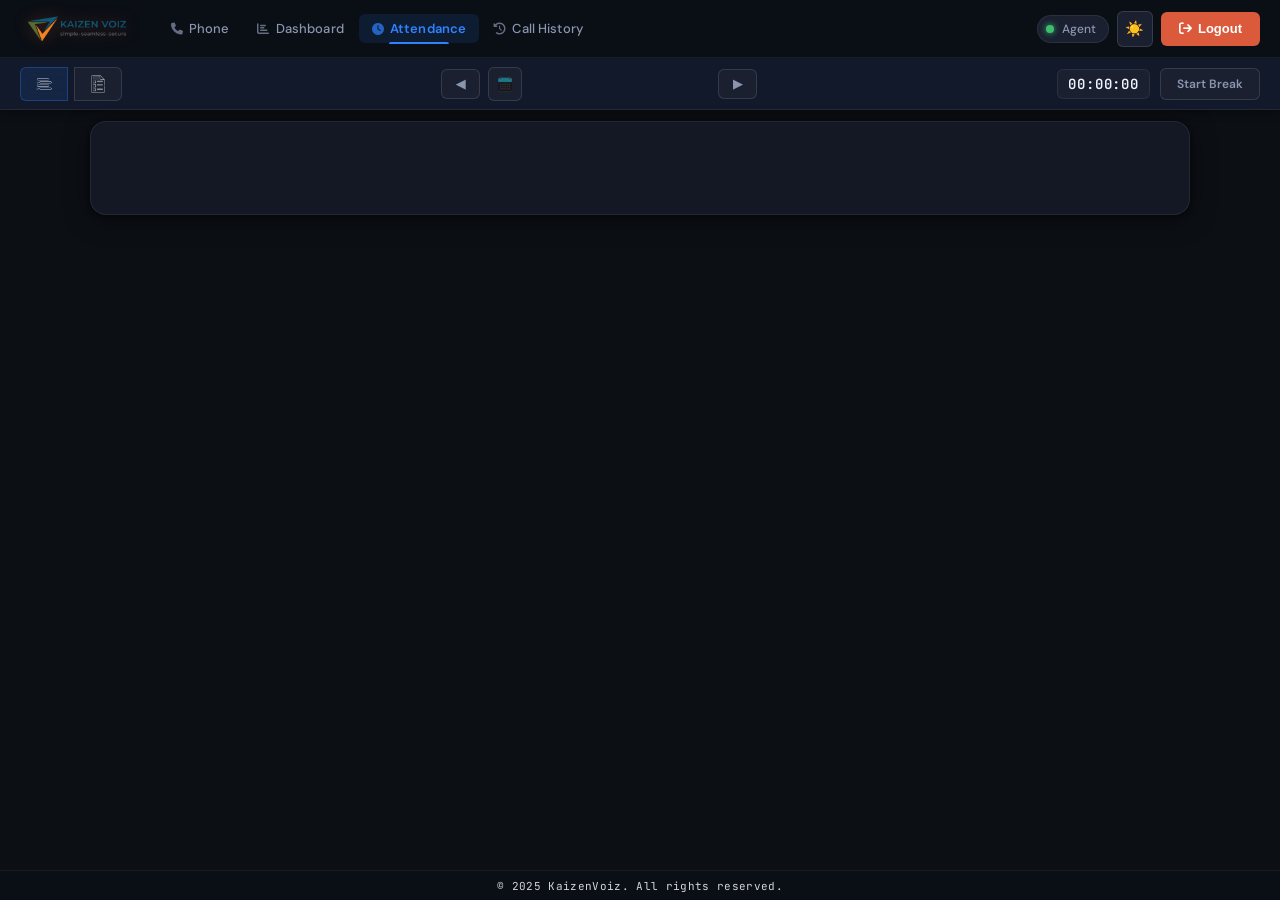
<file: SIP_V4/attendance.html>
<!DOCTYPE html>
<html lang="en" data-theme="dark">
<head>
  <meta charset="UTF-8">
  <meta name="viewport" content="width=device-width, initial-scale=1.0">
  <title>Attendance</title>
  <link rel="stylesheet" href="https://cdnjs.cloudflare.com/ajax/libs/font-awesome/6.4.2/css/all.min.css">
  <link rel="stylesheet" href="kaizenvoiz-theme.css">
  <link rel="apple-touch-icon" type="image/png" href="logo.png">
  <link rel="manifest" href="manifest.json">
  <link rel="icon" type="image/x-icon" href="logo.png">
  <style>
    .dot-red { background-color: var(--red) !important; }
    .break-time { color: var(--red); font-weight: 600; font-size: 12px; font-family: var(--font-mono); }
    /* Day/Hours cards */
    .day-card { background: var(--blue-dim); border: 1px solid rgba(47,131,255,0.2); color: var(--blue); border-radius: var(--radius-sm); padding: 4px 10px; text-align: center; font-family: var(--font-mono); font-size: 12px; font-weight: 700; display: flex; flex-direction: column; align-items: center; min-width: 60px;width:10px }
    .hours-card { background: var(--green-dim); border: 1px solid rgba(61,190,108,0.2); color: var(--green); border-radius: var(--radius-sm); padding: 4px 10px; text-align: center; font-family: var(--font-mono); font-size: 12px; font-weight: 700; min-width: 80px; }
    .day-name { font-size: 10px; opacity: 0.7; }
    .date-num { font-size: 14px; font-weight: 800; }
  </style>
</head>
<body>

<div id="attendanceToast" class="attendance-toast"></div>

<header>
  <img src="icons/Kaizenvoiz.png" alt="KaizenVoiz Logo">
  <nav class="main-nav">
    <ul>
      <li><a href="#" onclick="openOrFocusTab('index.html')"><i class="fa fa-phone"></i> Phone</a></li>
      <li><a href="#" onclick="openOrFocusTab('dashboard.html')"><i class="fa fa-chart-bar"></i> Dashboard</a></li>
      <li><a href="#" class="active"><i class="fa fa-clock"></i> Attendance</a></li>
      <li><a href="#" onclick="openOrFocusTab('call-history.html')"><i class="fa fa-history"></i> Call History</a></li>
    </ul>
  </nav>
  <div class="header-right">
    <div class="agent-status-pill"><span class="status-indicator"></span><span id="agentNameDisplay">Agent</span></div>
    <button class="theme-toggle" id="themeToggle" title="Toggle theme"><span class="icon-sun">☀️</span><span class="icon-moon">🌙</span></button>
    <button id="logoutBtn" class="icon-btn"><i class="fa fa-sign-out"></i> Logout</button>
  </div>
</header>

<div class="fixed-header week-header" style="top:var(--header-h);">
  <div class="left-icons">
    <button id="btnListView" class="icon-btn active" style="border-radius:var(--radius-sm) 0 0 var(--radius-sm);" title="Timeline view">
      <img src="icons/listview.png" class="header-icon">
    </button>
    <button id="btnReportView" class="icon-btn" style="border-radius:0 var(--radius-sm) var(--radius-sm) 0;" title="Report view">
      <img src="icons/reportview.png" class="header-icon">
    </button>
  </div>

  <div class="center-controls">
    <button id="prevWeek" class="nav-btn">◀</button>
    <button id="openCalendar" class="calendar-btn"><img src="icons/calendar.png" class="calendar-icon"></button>
    <span id="dateRange" class="week-range"></span>
    <button id="nextWeek" class="nav-btn">▶</button>
  </div>

  <div class="break-controls">
    <span id="breakTimer">00:00:00</span>
    <button id="breakBtn" class="break-btn">Start Break</button>
  </div>
</div>

  <div class="attendance-container">
    <div id="calendarPopup" class="calendar-popup hidden">
      <div class="calendar-header">
        <button id="calPrev">◀</button>
        <span id="calHeader"></span>
        <button id="calNext">▶</button>
      </div>
      <div class="calendar-grid" id="calendarGrid"></div>
    </div>

    <div class="timeline-container" id="timelineContainer"></div>

    <div class="time-scale-wrap">
      <div class="time-scale" id="timeScale"></div>
      <div id="connectorsRoot"></div>
    </div>

  </div>

  <div id="reportContainer" class="hidden report-container">
      <div class="report-title">Attendance Summary</div>

      <table class="report-table">
        <thead style="height: 40px; background-color: #e5e5f0;">
          <tr>
            <th>Date</th>
            <th>First In</th>
            <th>Last Out</th>
            <th>Total Hours</th>
            <th>Break</th>
            <th>Overtime</th>
            <th>Status</th>
          </tr>
        </thead>

        <tbody id="reportBody"></tbody>
      </table>
  </div>


  <script>
        function logoutUser() {
          const SipUsername = localStorage.getItem("SipUsername");
          const queueId = localStorage.getItem("QueueID");
          if (!SipUsername) {
            alert("SIP Username not found!");
            return;
          }
          if (typeof updateAgentStatus === 'function') {
            updateAgentStatus(0);
          }
          const isCheckedIn = localStorage.getItem("isCheckedIn") === "true";
          const now = new Date().toISOString();
          const today = new Date();
          const fileDate = today.getFullYear() + "-" + (today.getMonth() + 1).toString().padStart(2, "0") + "-" + today.getDate().toString().padStart(2, "0") + " 00:00:00.000";
          const checkoutIfNeeded = () => {
            if (!isCheckedIn) return Promise.resolve();
            const formData = new FormData();
            formData.append("AgentId", SipUsername);
            formData.append("Login_Time", now);
            formData.append("FileDate", fileDate);
            return fetch("https://192.168.5.60/SIPApi/api/v1/ivr/CheckOut", {
              method: "POST",
              body: formData
            }).then(() => console.log("✅ Auto Check-out complete")).catch(err => console.warn("⚠ Auto Check-out error:", err));
          };
          checkoutIfNeeded()
          .then(() => {
            if (!queueId) return Promise.resolve();
            let pureAgentId = SipUsername.replace(/^webrtc_/i, "").trim();
            const formQueue = new URLSearchParams();
            formQueue.append("queue", queueId);
            formQueue.append("agentId", pureAgentId);
            return fetch("https://192.168.5.57:8181/restapi/rest/api/remove", {
              method: "POST",
              headers: { "Content-Type": "application/x-www-form-urlencoded" },
              body: formQueue
            }).then(() => console.log("✅ Queue Removed:", queueId, "Agent:", pureAgentId));
          })
          .then(() => {
            const logoutForm = new FormData();
            logoutForm.append("SipUsername", SipUsername);
            // return fetch("https://192.168.5.57:8181/restapi/rest/api/logout", {
            return fetch("https://192.168.5.60/SIPApi/api/v1/ivr/logout", {
            
              method: "POST",
              body: logoutForm
            });
          })
          .then(() => {
            console.log("✅ Full Logout Complete");
            localStorage.clear();
            window.location.href = "index.html";
          })
          .catch(err => {
            console.error("❌ Logout error:", err);
            alert("Logout failed: " + err.message);
          });
        }

        document.getElementById("logoutBtn").onclick = logoutUser;
        const logoutBtnHeader = document.getElementById("logoutBtnHeader");
        if (logoutBtnHeader) logoutBtnHeader.onclick = logoutUser;

        function calculateOvertime(inRaw, outRaw) {
                if (!inRaw && !outRaw) return "00:00";

                const toMinutes = (t) => {
                    if (!t) return null;
                    const [h, m] = t.split(":").map(Number);
                    return h * 60 + m;
                };

                const start = toMinutes(inRaw);
                const end = toMinutes(outRaw);

                let ot = 0;

                const normalStart = 10 * 60; // 10:00
                const normalEnd   = 19 * 60; // 19:00

                // Morning OT
                if (start !== null && start < normalStart)
                    ot += normalStart - start;

                // Evening OT
                if (end !== null && end > normalEnd)
                    ot += end - normalEnd;

                // Convert minutes → HH:MM
                const hh = String(Math.floor(ot / 60)).padStart(2, "0");
                const mm = String(ot % 60).padStart(2, "0");

                return `${hh}:${mm}`;
            }
        let weekDaysGlobal = [];

        const listBtn = document.getElementById("btnListView");
        const reportBtn = document.getElementById("btnReportView");


        listBtn.onclick = () => {
            listBtn.classList.add("active");
            reportBtn.classList.remove("active");

            document.querySelector(".attendance-container").classList.remove("hidden");
            document.getElementById("reportContainer").classList.add("hidden");
        };

        reportBtn.onclick = () => {
            reportBtn.classList.add("active");
            listBtn.classList.remove("active");

            document.querySelector(".attendance-container").classList.add("hidden");
            document.getElementById("reportContainer").classList.remove("hidden");

            populateReportView();
        };

        function populateReportView() {
            const reportBody = document.getElementById("reportBody");
            reportBody.innerHTML = "";

            weekDaysGlobal.forEach(d => {
                const tr = document.createElement("tr");
                tr.classList.add("report-row");
                if (d.weekend) tr.classList.add("weekend-row");

                const status =
                      d.weekend ? `<span class="status-weekend">Weekend</span>`
                    : d.hasData ? `<span class="status-present">Present</span>`
                    : `<span class="status-absent">Absent</span>`;
                
                
                    // --- OVERTIME CALCULATION ---
                const totalMins = hhmmToMins(d.hours);
                const normalMins = 9 * 60; // 9 hours
                let overtime = 0;

                if (totalMins > normalMins) overtime = totalMins - normalMins;

                const overtimeHHMM = minToHHMM(overtime);


                tr.innerHTML = `
                    <td>${d.date}</td>
                    <td>${d.in || '-'}</td>
                    <td>${d.out || '-'}</td>
                    <td>${d.hours || '00:00:00'}</td>
                    <td>${d.breakHHMM}</td>
                    <td>${overtimeHHMM}</td>
                    <td>${status}</td>
                    `;


                reportBody.appendChild(tr);
            });
        }

  </script>

  <footer>
      <p>&copy; 2025 KaizenVoiz. All rights reserved.</p>
  </footer>

  <script>
      


  const startTime = 10; 
  const endTime = 19;   
  const totalHours = endTime - startTime;

  let currentWeekDate = new Date();

  /* Helpers */
  function hhmmToMins(hm) {
      if (!hm) return 0;
      const [h, m] = hm.split(":").map(Number);
      return h * 60 + m;
  }
  function secToHHMM(seconds) {
    if (!seconds || seconds <= 0) return "00:00";

    const hrs = Math.floor(seconds / 3600);
    const mins = Math.floor((seconds % 3600) / 60);

    return String(hrs).padStart(2, "0") + ":" +
           String(mins).padStart(2, "0");
  }
  function toHHMM24(sqlTime) {
    if (!sqlTime) return "";
    const d = new Date(sqlTime);
    return `${d.getHours().toString().padStart(2,"0")}:${d.getMinutes().toString().padStart(2,"0")}`;
  }
  function formatDisplayTime(sqlTime) {
    if (!sqlTime) return "";
    const d = new Date(sqlTime);
    return d.toLocaleTimeString([], { hour:"2-digit", minute:"2-digit" });
  }
  function minToHHMM(mins) {
    const mnum = Number(mins) || 0;
    return `${String(Math.floor(mnum/60)).padStart(2,"0")}:${String(mnum%60).padStart(2,"0")}`;
  }
  function getCurrentHHMM() {
    const d = new Date();
    return `${String(d.getHours()).padStart(2,"0")}:${String(d.getMinutes()).padStart(2,"0")}`;
  }
  function timeToPositionInWindow(hhmm, useNow = false) {
    let h, m, s = 0;

    if (useNow) {
      const now = new Date();
      h = now.getHours();
      m = now.getMinutes();
      s = now.getSeconds();
    } else {
      if (!hhmm) return 0;
      [h, m] = hhmm.split(":").map(Number);
    }

    const hours = h + (m / 60) + (s / 3600);
    return ((hours - startTime) / totalHours) * 100;
  }

  function clamp01(v){ 
      return Math.max(0,Math.min(100,v)); 
  }
  function formatDateISO(d){
    return d.getFullYear()+'-'+String(d.getMonth()+1).padStart(2,'0')+'-'+String(d.getDate()).padStart(2,'0');
  }
  function getWeekStart(date){
    const d = new Date(date);
    const day = d.getDay();
    const diff = day === 0 ? -6 : 1 - day; // Monday as start
    d.setDate(d.getDate() + diff);
    return d;
  }
  function addDays(d,n){ const x=new Date(d); x.setDate(x.getDate()+n); return x; }

  /* Load Attendance */
  async function loadAttendance(baseDate = new Date()) {

    const apiUrl = "https://192.168.5.57:8181/restapi/rest/api/v4/logging/t8/sheetrecord";
    const breakApiUrl = "https://192.168.5.60/SIPApi/api/v1/ivr/GetBreakStatus";

    const agentId = localStorage.getItem("SipUsername");
    const weekStart = getWeekStart(baseDate);
    const weekDays = [];

    if (!agentId || agentId.trim() === "") {
      alert("Agent ID null");
      return;
    }

    /* ---------- BUILD WEEK ---------- */
    for (let i = 0; i < 7; i++) {
      const d = addDays(weekStart, i);

      weekDays.push({
        date: formatDateISO(d),
        dayName: d.toLocaleDateString("en", { weekday: "short" }),
        dateNum: String(d.getDate()).padStart(2, "0"),
        weekend: (d.getDay() == 0 || d.getDay() == 6),
        in: "", out: "", inRaw: "", outRaw: "",
        hours: "",
        hasData: false,
        breakSeconds: 0,
        breakHHMM: "00:00"
      });
    }

    /* ---------- ATTENDANCE ---------- */
    try {
      const fd = new URLSearchParams();
      fd.append("AgentID", agentId);

      const r = await fetch(apiUrl, { method: "POST", body: fd });
      const json = await r.json();

      json.forEach(rec => {
        const date = (rec.fileDate || "").split(" ")[0];
        const d = weekDays.find(x => x.date === date);
        if (d) {
          d.inRaw = rec.login_Time ? toHHMM24(rec.login_Time) : "";
          d.outRaw = rec.logout_Time ? toHHMM24(rec.logout_Time) : "";
          d.in = rec.login_Time ? formatDisplayTime(rec.login_Time) : "";
          d.out = rec.logout_Time ? formatDisplayTime(rec.logout_Time) : "";
          d.workSeconds = Number(rec.duration || 0);
          d.hours = secToHHMMSS(d.workSeconds);
          d.hasData = !!(rec.login_Time || rec.logout_Time);
        }
      });
    } catch (e) {
      console.error("Attendance error", e);
    }

    /* ----------  ADD BREAK FETCH RIGHT HERE ---------- */
    try {
    const fdBreak = new URLSearchParams();
    fdBreak.append("AgentID", agentId);

    const br = await fetch(breakApiUrl, {
      method: "POST",
      body: fdBreak
    });

    const breakJson = await br.json();

    breakJson.forEach(b => {
      const date = (b.FileDate || "").split("T")[0];
      const day = weekDays.find(x => x.date === date);

      if (!day) return;

      // ✅ existing logic (keep this)
      const secs = Number(b.BreakDuration || 0);
      day.breakSeconds += secs;
      day.breakHHMM = secToHHMMSS(day.breakSeconds);

      // ✅ ADD THIS BLOCK (for red break segments)
      if (b.StartBreak) {
        if (!day.breaks) day.breaks = [];

      day.breaks.push({
          start: new Date(b.StartBreak),
          end: b.EndBreak ? new Date(b.EndBreak) : null,
          ongoing: !b.EndBreak
          });

      }
    });

  } catch (e) {
    console.error("Break status error", e);
  }

    /* ---------- END BREAK FETCH ---------- */

    /* ---------- RENDER ---------- */
    document.getElementById("dateRange").textContent =
      `${formatDateISO(weekStart)} - ${formatDateISO(addDays(weekStart, 6))}`;

    weekDaysGlobal = weekDays;
    renderTimeline(weekDays);
    populateReportView();
  }

  function pctBetween(t, start, totalMs) {
    return ((t - start) / totalMs) * 100;
  }
  /* RENDER TIMELINE */


  function renderTimeline(weekDays){
    const container=document.getElementById("timelineContainer");
    container.innerHTML="";

    const now = new Date();
    const todayStr = formatDateISO(now);

    weekDays.forEach(d=>{
      const row=document.createElement("div");
      row.className="day-row";
      if(d.date===todayStr) row.classList.add("today");

      /* LIVE LINE */
      let liveLineHtml="";
      if(d.date===todayStr){
  const pos = timeToPositionInWindow(null, true);
        if(pos>-10 && pos<110){
          liveLineHtml=`<div class="today-line" style="left:${clamp01(pos)}%;"></div>`;
        }
      }

      /* SESSION BAR */
  let sessionHtml = `<span class="bar-label">${d.hours || (d.weekend ? "Weekend" : "Not logged in")}</span>`;

      if (d.hasData) {

const inRaw = d.inRaw || "";
const isToday = d.date === todayStr;

// ❌ Previous day without logout → do NOT color bar
if (!d.outRaw && !isToday) {
  sessionHtml = `<span class="bar-label">${d.weekend ? "Weekend" : "Not logged in"}</span>`;
}
else {
  // ✅ Today OR has logout
  const outRaw = d.outRaw || getCurrentHHMM();

  const dayStart = new Date(`${d.date}T${inRaw}:00`);
  const dayEnd   = d.outRaw
      ? new Date(`${d.date}T${outRaw}:00`)
      : new Date();

  const totalMs = dayEnd - dayStart;

  let leftPct  = timeToPositionInWindow(inRaw);
let rightPct = d.outRaw
? timeToPositionInWindow(outRaw)
: timeToPositionInWindow(null, true);

  const barLeft  = clamp01(leftPct);
  const barRight = clamp01(rightPct);
  const widthPct = Math.max(0, barRight - barLeft);

  sessionHtml = `
    <div class="session" style="left:${barLeft}%; width:${widthPct}%"></div>
  `;

  if (d.breaks && d.breaks.length) {
    d.breaks.forEach(brk => {

      const breakStart = brk.start < dayStart ? dayStart : brk.start;

      // ✅ LIVE END TIME
      const breakEnd = brk.ongoing
          ? new Date()                // keeps growing every second
          : brk.end;

      if (!breakEnd || breakEnd <= breakStart) return;

      const effectiveEnd = breakEnd > dayEnd ? dayEnd : breakEnd;

      const breakLeft =
          barLeft + pctBetween(breakStart, dayStart, totalMs) * (widthPct / 100);

      const breakWidth =
          pctBetween(effectiveEnd, breakStart, totalMs) * (widthPct / 100);

      sessionHtml += `
          <div class="session break"
              style="left:${breakLeft}%; width:${breakWidth}%"></div>
      `;
      });

  }

  sessionHtml += `<span class="bar-label">${d.hours}</span>`;
}
}



      /* DOT COLOR LOGIC */
      function hhmmToFloat(t){ if(!t) return null; const [h,m]=t.split(":").map(Number); return h+(m/60); }
      let inDotClass="dot-in", outDotClass="dot-out";
      const inF = hhmmToFloat(d.inRaw), outF= hhmmToFloat(d.outRaw);
      if(inF!==null && (inF<startTime || inF>endTime)) inDotClass+=" dot-red";
      if(outF!==null && (outF<startTime || outF>endTime)) outDotClass+=" dot-red";

      row.innerHTML = `
        <div class="day-card">
          <div class="day-name">${d.dayName}</div>
          <div class="date-num">${d.dateNum}</div>
        </div>
        <div class="time-in">${d.in ? `<span class="dot ${inDotClass}"></span>${d.in}` : ""}</div>
        <div class="timeline-bar ${d.hasData ? "logged" : "not-logged"} ${d.weekend ? "weekend" : ""}">
          ${liveLineHtml}
          ${sessionHtml}
        </div>
        <div class="time-out">${d.out ? `<span class="dot ${outDotClass}"></span>${d.out}` : ""}</div>
        <div class="hours-card">${d.hasData ? d.hours + " hrs" : "00:00 hrs"}</div>
      `;

      container.appendChild(row);
    });

    renderTimeScaleAndConnectors();
  }
  /* =========================================
     LIVE TIMELINE AUTO REFRESH (EVERY SECOND)
     ========================================= */

  setInterval(() => {
    if (!weekDaysGlobal || !weekDaysGlobal.length) return;

    renderTimeline(weekDaysGlobal);
  }, 1000);


  /* Time scale & connectors */
  function renderTimeScaleAndConnectors(){ 
    const timeScale=document.getElementById("timeScale");
    const connectorsRoot=document.getElementById("connectorsRoot");
    timeScale.innerHTML=""; connectorsRoot.innerHTML="";
    const firstBar=document.querySelector(".timeline-bar");
    if(!firstBar) return;
    const barRect=firstBar.getBoundingClientRect();
    const wrapRect=document.querySelector(".time-scale-wrap").getBoundingClientRect();
    const barLeft=barRect.left-wrapRect.left;
    const barW=barRect.width;

    for(let h=startTime;h<=endTime;h++){
      const pct=(h-startTime)/totalHours;
      const px=barLeft+pct*barW;
      const lbl=document.createElement("div");
      lbl.className="time-label";
      const disp=(h>12?h-12:h);
      const ampm=(h>=12?"PM":"AM");
      lbl.textContent=disp+ampm;
      lbl.style.left=px+"px";
      timeScale.appendChild(lbl);
    }

    const tl=document.querySelector(".timeline-bar .today-line");
    if(tl){
      const r=tl.getBoundingClientRect();
      const x=r.left-wrapRect.left+r.width/2;
      const conn=document.createElement("div");
      conn.className="live-connector";
      conn.style.left=x+"px";
      conn.style.height="367px";
      connectorsRoot.appendChild(conn);
      const dot=document.createElement("div");
      dot.className="live-dot";
      dot.style.left=x+"px";
      connectorsRoot.appendChild(dot);
    }
  }
  window.addEventListener("resize",renderTimeScaleAndConnectors);

  /* Calendar & Navigation (unchanged) */
  const popup=document.getElementById("calendarPopup");
  let calendarDate=new Date();
  let calMode="days";

  function buildCalendar(){ 
    const grid=document.getElementById("calendarGrid");
    const header=document.getElementById("calHeader");
    grid.innerHTML=""; grid.className="calendar-grid";
    const year=calendarDate.getFullYear();
    const month=calendarDate.getMonth();
    if(calMode==="days"){
      grid.classList.add("days");
      header.textContent=calendarDate.toLocaleDateString("en",{month:"long",year:"numeric"});
      const weekNames=["Mon","Tue","Wed","Thu","Fri","Sat","Sun"];
      weekNames.forEach(w=>{const x=document.createElement("div");x.classList.add("weekday-name");x.textContent=w;grid.appendChild(x);});
      let firstDay=new Date(year,month,1).getDay(); if(firstDay===0) firstDay=7;
      const dim=new Date(year,month+1,0).getDate();
      for(let i=1;i<firstDay;i++) grid.appendChild(document.createElement("div"));

      const weekStart=getWeekStart(currentWeekDate);
      const weekDates=[...Array(7)].map((_,i)=>formatDateISO(addDays(weekStart,i)));

      for(let d=1;d<=dim;d++){
        const cell=document.createElement("div");
        const full=formatDateISO(new Date(year,month,d));
        cell.textContent=d;
        if(weekDates.includes(full)) cell.classList.add("active-week");
        if(full===formatDateISO(new Date())) cell.classList.add("today");
        cell.onclick=()=>{currentWeekDate=new Date(year,month,d);loadAttendance(currentWeekDate);popup.classList.add("hidden");};
        grid.appendChild(cell);
      }
      return;
    }
    if(calMode==="months"){
      header.textContent=year;
      grid.classList.add("months");
      ["Jan","Feb","Mar","Apr","May","Jun","Jul","Aug","Sep","Oct","Nov","Dec"]
      .forEach((m,i)=>{
        const c=document.createElement("div");
        c.textContent=m;
        if(i===month) c.classList.add("active-week");
        c.onclick=()=>{calendarDate.setMonth(i);calMode="days";buildCalendar();};
        grid.appendChild(c);
      });
      return;
    }
    if(calMode==="years"){
      grid.classList.add("years");
      const startY=year-8;
      header.textContent=`${startY} - ${startY+15}`;
      for(let y=startY;y<=startY+15;y++){
        const c=document.createElement("div");
        c.textContent=y;
        if(y===year) c.classList.add("active-week");
        c.onclick=()=>{calendarDate.setFullYear(y);calMode="months";buildCalendar();};
        grid.appendChild(c);
      }
    }
  }

  document.addEventListener("click",(e)=>{
    if(popup && !popup.contains(e.target) && !document.getElementById("openCalendar").contains(e.target)){
      popup.classList.add("hidden");
    }
  });
  document.getElementById("openCalendar").onclick=()=>{ popup.classList.toggle("hidden"); calMode="days"; buildCalendar(); };
  document.getElementById("calPrev").onclick=()=>{ if(calMode==="days") calendarDate.setMonth(calendarDate.getMonth()-1); else if(calMode==="months") calendarDate.setFullYear(calendarDate.getFullYear()-1); else calendarDate.setFullYear(calendarDate.getFullYear()-16); buildCalendar(); };
  document.getElementById("calNext").onclick=()=>{ if(calMode==="days") calendarDate.setMonth(calendarDate.getMonth()+1); else if(calMode==="months") calendarDate.setFullYear(calendarDate.getFullYear()+1); else calendarDate.setFullYear(calendarDate.getFullYear()+16); buildCalendar(); };
  document.getElementById("calHeader").onclick=()=>{ calMode = (calMode==="days")?"months":(calMode==="months")?"years":"days"; buildCalendar(); };

  /* Week navigation */
  document.getElementById("prevWeek").onclick=()=>{ currentWeekDate=addDays(currentWeekDate,-7); loadAttendance(currentWeekDate); };
  document.getElementById("nextWeek").onclick=()=>{ currentWeekDate=addDays(currentWeekDate,7); loadAttendance(currentWeekDate); };

  /* Init */
  window.addEventListener("load",()=>{
    loadAttendance();
    setTimeout(renderTimeScaleAndConnectors,300);
  });
  </script>


  <script>
    const openedTabs = {};

function openOrFocusTab(url) {
    const win = window.open(url, url);

    if (win) {
        win.focus();
    } else {
        alert("Popup blocked! Please allow popups for this site.");
    }
} /* =========================================================
     BREAK TIMER WITH DB SYNC
     ========================================================= */

  // ===== CONFIG =====
  const START_BREAK_API = "https://192.168.5.60/SIPApi/api/v1/ivr/StartBreak";
  const END_BREAK_API   = "https://192.168.5.60/SIPApi/api/v1/ivr/EndBreak";


  // Replace with your actual AgentID source
  const agentId = window.agentId || "webrtc_6001";

  // ===== STATE =====
  let isOnBreak = localStorage.getItem("isOnBreak") === "true";
  let breakStartTime = localStorage.getItem("breakStartTime");
  let breakInterval = null;

  /* =========================================================
     TIMER FUNCTIONS
     ========================================================= */

  function startBreakTimer() {
    if (!breakStartTime || breakInterval) return;

    const prevSeconds = parseInt(localStorage.getItem("breakElapsed") || "0", 10);
    const start = new Date(breakStartTime).getTime();

    breakInterval = setInterval(() => {
      const now = Date.now();
      const current = Math.floor((now - start) / 1000);
      const total = prevSeconds + current;
      updateBreakUI(total);
    }, 1000);
  }

  function stopBreakTimer() {
    if (breakInterval) {
      clearInterval(breakInterval);
      breakInterval = null;
    }

    const prevSeconds = parseInt(localStorage.getItem("breakElapsed") || "0", 10);
    let current = 0;

    if (breakStartTime) {
      current = Math.floor((Date.now() - new Date(breakStartTime)) / 1000);
    }

    updateBreakUI(prevSeconds + current);
  }

  function updateBreakUI(totalSeconds) {
    const h = Math.floor(totalSeconds / 3600).toString().padStart(2, "0");
    const m = Math.floor((totalSeconds % 3600) / 60).toString().padStart(2, "0");
    const s = (totalSeconds % 60).toString().padStart(2, "0");

    document.getElementById("breakTimer").innerText = `${h}:${m}:${s}`;
  }

  /* =========================================================
     UI STATE
     ========================================================= */

  function updateBreakButton() {
    const btn = document.getElementById("breakBtn");

    if (isOnBreak) {
      btn.innerText = "End Break";
      btn.classList.add("end");
      startBreakTimer();
    } else {
      btn.innerText = "Start Break";
      btn.classList.remove("end");
      stopBreakTimer();
    }
  }

  /* =========================================================
     API HELPERS (FromForm)
     ========================================================= */
  function secToHHMMSS(seconds) {
    const s = Number(seconds) || 0;
    const h = Math.floor(s / 3600).toString().padStart(2, "0");
    const m = Math.floor((s % 3600) / 60).toString().padStart(2, "0");
    const sec = (s % 60).toString().padStart(2, "0");
    return `${h}:${m}:${sec}`;
  }



  function callStartBreakAPI(startTime) {
    const formData = new FormData();
    formData.append("AgentID", agentId);
    formData.append("StartTime", startTime); // optional

    return fetch(START_BREAK_API, {
      method: "POST",
      body: formData
    });
  }

  function callEndBreakAPI(endTime) {
    const formData = new FormData();
    formData.append("AgentID", agentId);
    formData.append("EndTime", endTime); // optional

    return fetch(END_BREAK_API, {
      method: "POST",
      body: formData
    });
  }

  /* =========================================================
     BUTTON CLICK HANDLER
     ========================================================= */


  function showAttendanceToast(msg) {
    const toast = document.getElementById("attendanceToast");
    toast.textContent = msg;
    toast.classList.add("show");
    setTimeout(() => {
      toast.classList.remove("show");
    }, 2200);
  }

  document.getElementById("breakBtn").addEventListener("click", async () => {
    document.getElementById("breakBtn").disabled = true;
    try {
      const isCheckedIn = localStorage.getItem("isCheckedIn") === "true";
      const agentno = localStorage.getItem("SipUsername");
      if (!isOnBreak) {
        if (!isCheckedIn) {
          showAttendanceToast("Not Checked-In.");
          document.getElementById("breakBtn").disabled = false;
          return;
        }
        // ===== START BREAK =====
        breakStartTime = new Date().toISOString();
        await callStartBreakAPI(breakStartTime);
        localStorage.setItem("breakStartTime", breakStartTime);
        localStorage.setItem("isOnBreak", "true");
        isOnBreak = true;
        // Pause queue when break starts
        if (agentno) pauseAgentQueue(agentno);
      } else {
        // ===== END BREAK =====
        const endTime = new Date().toISOString();
        await callEndBreakAPI(endTime);
        const prev = parseInt(localStorage.getItem("breakElapsed") || "0", 10);
        const session = Math.floor((Date.now() - new Date(breakStartTime)) / 1000);
        localStorage.setItem("breakElapsed", prev + session);
        localStorage.removeItem("breakStartTime");
        localStorage.setItem("isOnBreak", "false");
        breakStartTime = null;
        isOnBreak = false;
        // Resume queue when break ends (if checked in)
        if (agentno && isCheckedIn) resumeAgentQueue(agentno);
      }
      updateBreakButton();
    } catch (err) {
      console.error("Break API error", err);
      showAttendanceToast("Break action failed. Please try again.");
    } finally {
      document.getElementById("breakBtn").disabled = false;
    }
  });

  /* =========================================================
     DAILY RESET (IMPORTANT)
     ========================================================= */

  const today = new Date().toISOString().split("T")[0];
  const lastBreakDate = localStorage.getItem("breakDate");

  if (lastBreakDate !== today) {
    localStorage.removeItem("breakElapsed");
    localStorage.removeItem("breakStartTime");
    localStorage.setItem("isOnBreak", "false");
  }

  localStorage.setItem("breakDate", today);

  /* =========================================================
     INITIAL LOAD
     ========================================================= */

  updateBreakButton();
  </script>

<style>
#logoutBtn {
    background: #db5a3c;
    color: #fff;
    border: none;
    border-radius: 6px;
    padding: 8px 18px;
    font-size: 13px;
    cursor: pointer;
    transition: background 0.2s;
    margin-left: auto;
    margin-right: 0;
    margin-top: 0;
    margin-bottom: 0;
}
#logoutBtn:hover {
    background: #b13d22;
}
</style>
    <script type="text/javascript" src="phone.js"></script>

</body>
</html>
<script>
(function(){const s=localStorage.getItem('kv-theme')||'dark';document.documentElement.setAttribute('data-theme',s);})();
document.addEventListener('DOMContentLoaded', function() {
  var tt = document.getElementById('themeToggle');
  if(tt) tt.addEventListener('click', function(){
    var h=document.documentElement,c=h.getAttribute('data-theme'),n=c==='dark'?'light':'dark';
    h.setAttribute('data-theme',n); localStorage.setItem('kv-theme',n);
  });
  var an = document.getElementById('agentNameDisplay');
  if(an) an.textContent = (localStorage.getItem('SipUsername')||'Agent').replace(/^webrtc_/i,'');
});
</script>
</file>
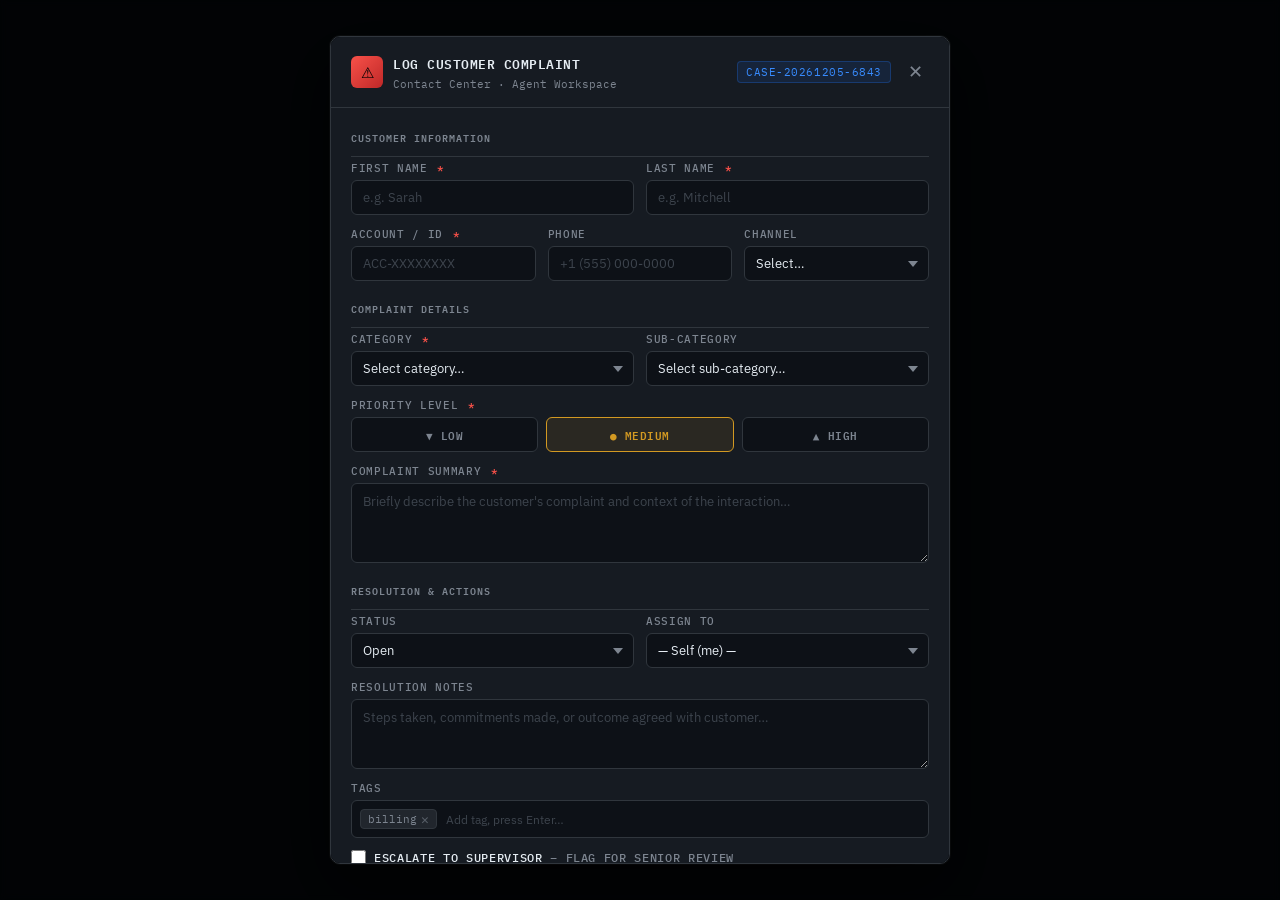
<file: SIP_V4/complaintform.html>
<!DOCTYPE html>
<html lang="en">
<head>
<meta charset="UTF-8">
<meta name="viewport" content="width=device-width, initial-scale=1.0">
<title>Complaint Form – Agent Tool</title>
<link href="https://fonts.googleapis.com/css2?family=IBM+Plex+Mono:wght@400;500;600&family=IBM+Plex+Sans:wght@300;400;500;600&display=swap" rel="stylesheet">
<style>
  *, *::before, *::after { box-sizing: border-box; margin: 0; padding: 0; }

  :root {
    --bg: #0d1117;
    --surface: #161b22;
    --surface2: #1c2330;
    --border: #30363d;
    --border-active: #58a6ff;
    --text: #e6edf3;
    --text-muted: #7d8590;
    --accent: #1f6feb;
    --accent-hover: #388bfd;
    --danger: #f85149;
    --warning: #d29922;
    --success: #3fb950;
    --tag-bg: #21262d;
  }

  body {
    background: #060a0f;
    font-family: 'IBM Plex Sans', sans-serif;
    display: flex;
    align-items: center;
    justify-content: center;
    min-height: 100vh;
    padding: 20px;
  }

  /* Overlay backdrop */
  .overlay {
    position: fixed;
    inset: 0;
    background: rgba(0,0,0,0.65);
    backdrop-filter: blur(3px);
    display: flex;
    align-items: center;
    justify-content: center;
    z-index: 100;
    animation: fadeIn 0.2s ease;
  }

  @keyframes fadeIn { from { opacity: 0; } to { opacity: 1; } }
  @keyframes slideUp { from { opacity: 0; transform: translateY(24px) scale(0.97); } to { opacity: 1; transform: translateY(0) scale(1); } }

  /* Popup card */
  .popup {
    background: var(--surface);
    border: 1px solid var(--border);
    border-radius: 10px;
    width: 620px;
    max-width: 100%;
    max-height: 92vh;
    overflow-y: auto;
    box-shadow: 0 24px 64px rgba(0,0,0,0.6), 0 0 0 1px rgba(255,255,255,0.04);
    animation: slideUp 0.25s cubic-bezier(0.16, 1, 0.3, 1);
  }

  /* Header */
  .popup-header {
    display: flex;
    align-items: center;
    justify-content: space-between;
    padding: 16px 20px;
    border-bottom: 1px solid var(--border);
    position: sticky;
    top: 0;
    background: var(--surface);
    z-index: 10;
    border-radius: 10px 10px 0 0;
  }

  .header-left {
    display: flex;
    align-items: center;
    gap: 10px;
  }

  .header-icon {
    width: 32px;
    height: 32px;
    background: linear-gradient(135deg, #f85149 0%, #bf2828 100%);
    border-radius: 6px;
    display: flex;
    align-items: center;
    justify-content: center;
    font-size: 15px;
  }

  .header-title {
    font-family: 'IBM Plex Mono', monospace;
    font-size: 13px;
    font-weight: 600;
    color: var(--text);
    letter-spacing: 0.04em;
    text-transform: uppercase;
  }

  .header-subtitle {
    font-size: 11px;
    color: var(--text-muted);
    margin-top: 2px;
    font-family: 'IBM Plex Mono', monospace;
  }

  .case-badge {
    font-family: 'IBM Plex Mono', monospace;
    font-size: 11px;
    color: var(--accent-hover);
    background: rgba(31,111,235,0.12);
    border: 1px solid rgba(31,111,235,0.3);
    padding: 3px 8px;
    border-radius: 4px;
    letter-spacing: 0.05em;
  }

  .close-btn {
    background: none;
    border: none;
    color: var(--text-muted);
    cursor: pointer;
    width: 28px;
    height: 28px;
    display: flex;
    align-items: center;
    justify-content: center;
    border-radius: 5px;
    font-size: 18px;
    line-height: 1;
    transition: background 0.15s, color 0.15s;
  }
  .close-btn:hover { background: var(--tag-bg); color: var(--text); }

  /* Form body */
  .popup-body {
    padding: 20px;
    display: flex;
    flex-direction: column;
    gap: 18px;
  }

  /* Section label */
  .section-label {
    font-family: 'IBM Plex Mono', monospace;
    font-size: 10px;
    font-weight: 600;
    color: var(--text-muted);
    text-transform: uppercase;
    letter-spacing: 0.1em;
    padding-bottom: 10px;
    border-bottom: 1px solid var(--border);
    margin-bottom: 4px;
  }

  /* Row grid */
  .row { display: grid; gap: 12px; }
  .row-2 { grid-template-columns: 1fr 1fr; }
  .row-3 { grid-template-columns: 1fr 1fr 1fr; }

  /* Form group */
  .form-group { display: flex; flex-direction: column; gap: 5px; }

  label {
    font-size: 11px;
    font-weight: 500;
    color: var(--text-muted);
    text-transform: uppercase;
    letter-spacing: 0.06em;
    font-family: 'IBM Plex Mono', monospace;
  }

  label .req { color: var(--danger); margin-left: 2px; }

  input, select, textarea {
    background: var(--bg);
    border: 1px solid var(--border);
    border-radius: 6px;
    color: var(--text);
    font-family: 'IBM Plex Sans', sans-serif;
    font-size: 13px;
    padding: 8px 11px;
    transition: border-color 0.15s, box-shadow 0.15s;
    outline: none;
    width: 100%;
  }
  input::placeholder, textarea::placeholder { color: #3d444d; }
  input:focus, select:focus, textarea:focus {
    border-color: var(--border-active);
    box-shadow: 0 0 0 3px rgba(88,166,255,0.1);
  }
  select {
    appearance: none;
    background-image: url("data:image/svg+xml,%3Csvg xmlns='http://www.w3.org/2000/svg' width='10' height='6'%3E%3Cpath d='M0 0l5 6 5-6z' fill='%237d8590'/%3E%3C/svg%3E");
    background-repeat: no-repeat;
    background-position: right 10px center;
    padding-right: 28px;
    cursor: pointer;
  }
  select option { background: var(--surface2); }
  textarea { resize: vertical; min-height: 80px; line-height: 1.5; }

  /* Priority selector */
  .priority-group { display: flex; gap: 8px; }
  .priority-btn {
    flex: 1;
    padding: 7px 0;
    border-radius: 6px;
    border: 1px solid var(--border);
    background: var(--bg);
    color: var(--text-muted);
    font-family: 'IBM Plex Mono', monospace;
    font-size: 11px;
    font-weight: 600;
    letter-spacing: 0.05em;
    cursor: pointer;
    text-align: center;
    text-transform: uppercase;
    transition: all 0.15s;
  }
  .priority-btn:hover { border-color: var(--text-muted); color: var(--text); }
  .priority-btn.active-low { border-color: var(--success); background: rgba(63,185,80,0.1); color: var(--success); }
  .priority-btn.active-med { border-color: var(--warning); background: rgba(210,153,34,0.1); color: var(--warning); }
  .priority-btn.active-high { border-color: var(--danger); background: rgba(248,81,73,0.1); color: var(--danger); }

  /* Checkbox row */
  .checkbox-row {
    display: flex;
    align-items: center;
    gap: 8px;
    cursor: pointer;
    user-select: none;
  }
  .checkbox-row input[type="checkbox"] {
    width: 15px;
    height: 15px;
    cursor: pointer;
    accent-color: var(--accent);
    flex-shrink: 0;
  }
  .checkbox-label {
    font-size: 12px;
    color: var(--text-muted);
  }
  .checkbox-label strong { color: var(--text); font-weight: 500; }

  /* Tags input */
  .tags-container {
    background: var(--bg);
    border: 1px solid var(--border);
    border-radius: 6px;
    padding: 6px 8px;
    display: flex;
    flex-wrap: wrap;
    gap: 5px;
    min-height: 38px;
    align-items: center;
    cursor: text;
    transition: border-color 0.15s;
  }
  .tags-container:focus-within {
    border-color: var(--border-active);
    box-shadow: 0 0 0 3px rgba(88,166,255,0.1);
  }
  .tag {
    background: var(--tag-bg);
    border: 1px solid var(--border);
    color: var(--text-muted);
    font-size: 11px;
    padding: 2px 7px;
    border-radius: 4px;
    display: flex;
    align-items: center;
    gap: 4px;
    font-family: 'IBM Plex Mono', monospace;
  }
  .tag-remove { cursor: pointer; opacity: 0.6; font-size: 13px; line-height: 1; }
  .tag-remove:hover { opacity: 1; color: var(--danger); }
  .tag-input {
    border: none !important;
    background: transparent !important;
    padding: 2px 4px !important;
    font-size: 12px !important;
    color: var(--text) !important;
    flex: 1;
    min-width: 80px;
    box-shadow: none !important;
  }

  /* Info bar */
  .info-bar {
    display: flex;
    align-items: center;
    gap: 8px;
    padding: 10px 12px;
    background: rgba(31,111,235,0.08);
    border: 1px solid rgba(31,111,235,0.2);
    border-radius: 6px;
    font-size: 12px;
    color: #7eb8f7;
  }
  .info-bar svg { flex-shrink: 0; opacity: 0.8; }

  /* Footer */
  .popup-footer {
    display: flex;
    align-items: center;
    justify-content: space-between;
    padding: 14px 20px;
    border-top: 1px solid var(--border);
    background: var(--surface2);
    border-radius: 0 0 10px 10px;
    gap: 10px;
  }

  .footer-left { font-size: 11px; color: var(--text-muted); font-family: 'IBM Plex Mono', monospace; }
  .footer-left span { color: var(--danger); }

  .btn-group { display: flex; gap: 8px; }

  .btn {
    font-family: 'IBM Plex Sans', sans-serif;
    font-size: 13px;
    font-weight: 500;
    padding: 8px 16px;
    border-radius: 6px;
    border: none;
    cursor: pointer;
    transition: all 0.15s;
    letter-spacing: 0.01em;
  }
  .btn-ghost {
    background: transparent;
    color: var(--text-muted);
    border: 1px solid var(--border);
  }
  .btn-ghost:hover { background: var(--tag-bg); color: var(--text); border-color: var(--text-muted); }
  .btn-primary {
    background: linear-gradient(135deg, #1f6feb, #0e5acf);
    color: #fff;
    box-shadow: 0 1px 3px rgba(0,0,0,0.3);
  }
  .btn-primary:hover { background: linear-gradient(135deg, #388bfd, #1f6feb); transform: translateY(-1px); box-shadow: 0 4px 12px rgba(31,111,235,0.35); }
  .btn-primary:active { transform: translateY(0); }

  /* Success state */
  .success-state {
    display: none;
    flex-direction: column;
    align-items: center;
    justify-content: center;
    padding: 48px 24px;
    text-align: center;
    gap: 14px;
  }
  .success-icon {
    width: 56px;
    height: 56px;
    background: rgba(63,185,80,0.12);
    border: 1px solid rgba(63,185,80,0.3);
    border-radius: 50%;
    display: flex;
    align-items: center;
    justify-content: center;
    font-size: 24px;
  }
  .success-title { font-size: 15px; font-weight: 600; color: var(--text); }
  .success-sub { font-size: 12px; color: var(--text-muted); font-family: 'IBM Plex Mono', monospace; }

  /* Callback toggle */
  .callback-toggle {
    display: flex;
    align-items: center;
    justify-content: space-between;
    padding: 12px 14px;
    background: var(--bg);
    border: 1px solid var(--border);
    border-radius: 8px;
    cursor: pointer;
    transition: border-color 0.15s, background 0.15s;
    user-select: none;
  }
  .callback-toggle:hover { border-color: var(--text-muted); }
  .callback-toggle.active {
    border-color: #3fb950;
    background: rgba(63,185,80,0.06);
  }
  .callback-toggle-left { display: flex; align-items: center; gap: 10px; }
  .callback-icon {
    width: 30px; height: 30px;
    background: rgba(63,185,80,0.12);
    border: 1px solid rgba(63,185,80,0.25);
    border-radius: 6px;
    display: flex; align-items: center; justify-content: center;
    font-size: 14px;
  }
  .callback-toggle-title { font-size: 13px; font-weight: 500; color: var(--text); }
  .callback-toggle-sub { font-size: 11px; color: var(--text-muted); margin-top: 1px; font-family: 'IBM Plex Mono', monospace; }

  /* Toggle switch */
  .toggle-switch {
    position: relative; width: 38px; height: 21px; flex-shrink: 0;
  }
  .toggle-switch input { opacity: 0; width: 0; height: 0; }
  .toggle-slider {
    position: absolute; inset: 0;
    background: var(--border);
    border-radius: 21px;
    transition: background 0.2s;
    cursor: pointer;
  }
  .toggle-slider::before {
    content: '';
    position: absolute;
    width: 15px; height: 15px;
    left: 3px; top: 3px;
    background: #fff;
    border-radius: 50%;
    transition: transform 0.2s;
  }
  .toggle-switch input:checked + .toggle-slider { background: var(--success); }
  .toggle-switch input:checked + .toggle-slider::before { transform: translateX(17px); }

  /* Callback panel */
  .callback-panel {
    display: none;
    flex-direction: column;
    gap: 12px;
    padding: 14px;
    background: rgba(63,185,80,0.04);
    border: 1px solid rgba(63,185,80,0.2);
    border-top: none;
    border-radius: 0 0 8px 8px;
    animation: expandDown 0.2s ease;
  }
  .callback-panel.open { display: flex; }
  @keyframes expandDown { from { opacity: 0; transform: translateY(-6px); } to { opacity: 1; transform: translateY(0); } }

  /* Quick time slots */
  .time-slots { display: flex; flex-wrap: wrap; gap: 6px; }
  .time-slot {
    padding: 5px 11px;
    border-radius: 5px;
    border: 1px solid var(--border);
    background: var(--bg);
    color: var(--text-muted);
    font-family: 'IBM Plex Mono', monospace;
    font-size: 11px;
    cursor: pointer;
    transition: all 0.12s;
    white-space: nowrap;
  }
  .time-slot:hover { border-color: var(--success); color: var(--success); background: rgba(63,185,80,0.07); }
  .time-slot.selected { border-color: var(--success); background: rgba(63,185,80,0.12); color: var(--success); font-weight: 600; }

  /* Callback summary pill */
  .callback-summary {
    display: none;
    align-items: center;
    gap: 6px;
    padding: 6px 10px;
    background: rgba(63,185,80,0.1);
    border: 1px solid rgba(63,185,80,0.25);
    border-radius: 5px;
    font-family: 'IBM Plex Mono', monospace;
    font-size: 11px;
    color: var(--success);
    margin-top: 2px;
  }
  .callback-summary.visible { display: flex; }

  /* Scrollbar */
  .popup::-webkit-scrollbar { width: 5px; }
  .popup::-webkit-scrollbar-track { background: transparent; }
  .popup::-webkit-scrollbar-thumb { background: var(--border); border-radius: 10px; }
</style>
</head>
<body>

<div class="overlay">
  <div class="popup" id="popup">

    <!-- Header -->
    <div class="popup-header">
      <div class="header-left">
        <div class="header-icon">⚠</div>
        <div>
          <div class="header-title">Log Customer Complaint</div>
          <div class="header-subtitle">Contact Center · Agent Workspace</div>
        </div>
      </div>
      <div style="display:flex;align-items:center;gap:10px;">
        <div class="case-badge" id="caseId">CASE-#----</div>
        <button class="close-btn" onclick="closePopup()">✕</button>
      </div>
    </div>

    <!-- Form -->
    <form id="complaintForm" onsubmit="submitForm(event)">
      <div class="popup-body">

        <!-- Customer Info -->
        <div>
          <div class="section-label">Customer Information</div>
          <div class="row row-2" style="margin-bottom:12px;">
            <div class="form-group">
              <label>First Name <span class="req">*</span></label>
              <input type="text" placeholder="e.g. Sarah" required>
            </div>
            <div class="form-group">
              <label>Last Name <span class="req">*</span></label>
              <input type="text" placeholder="e.g. Mitchell" required>
            </div>
          </div>
          <div class="row row-3">
            <div class="form-group">
              <label>Account / ID <span class="req">*</span></label>
              <input type="text" placeholder="ACC-XXXXXXXX" required>
            </div>
            <div class="form-group">
              <label>Phone</label>
              <input type="tel" placeholder="+1 (555) 000-0000">
            </div>
            <div class="form-group">
              <label>Channel</label>
              <select>
                <option value="">Select…</option>
                <option>Inbound Call</option>
                <option>Outbound Call</option>
                <option>Live Chat</option>
                <option>Email</option>
                <option>Social Media</option>
                <option>Walk-in</option>
              </select>
            </div>
          </div>
        </div>

        <!-- Complaint Details -->
        <div>
          <div class="section-label">Complaint Details</div>
          <div class="row row-2" style="margin-bottom:12px;">
            <div class="form-group">
              <label>Category <span class="req">*</span></label>
              <select required>
                <option value="">Select category…</option>
                <option>Billing & Charges</option>
                <option>Service Outage</option>
                <option>Product Quality</option>
                <option>Delivery / Shipping</option>
                <option>Agent Conduct</option>
                <option>Wait Time</option>
                <option>Technical Issue</option>
                <option>Refund / Return</option>
                <option>Account Access</option>
                <option>Other</option>
              </select>
            </div>
            <div class="form-group">
              <label>Sub-Category</label>
              <select>
                <option value="">Select sub-category…</option>
                <option>Incorrect Amount</option>
                <option>Unauthorized Charge</option>
                <option>Duplicate Charge</option>
                <option>Late Delivery</option>
                <option>Wrong Item</option>
                <option>Damaged Item</option>
              </select>
            </div>
          </div>

          <!-- Priority -->
          <div class="form-group" style="margin-bottom:12px;">
            <label>Priority Level <span class="req">*</span></label>
            <div class="priority-group">
              <button type="button" class="priority-btn" onclick="setPriority('low', this)">▼ Low</button>
              <button type="button" class="priority-btn active-med" onclick="setPriority('med', this)">● Medium</button>
              <button type="button" class="priority-btn" onclick="setPriority('high', this)">▲ High</button>
            </div>
            <input type="hidden" id="priorityVal" value="med">
          </div>

          <div class="form-group">
            <label>Complaint Summary <span class="req">*</span></label>
            <textarea placeholder="Briefly describe the customer's complaint and context of the interaction…" required></textarea>
          </div>
        </div>

        <!-- Resolution -->
        <div>
          <div class="section-label">Resolution & Actions</div>
          <div class="row row-2" style="margin-bottom:12px;">
            <div class="form-group">
              <label>Status</label>
              <select>
                <option>Open</option>
                <option>In Progress</option>
                <option>Escalated</option>
                <option>Pending Customer</option>
                <option>Resolved</option>
                <option>Closed</option>
              </select>
            </div>
            <div class="form-group">
              <label>Assign To</label>
              <select>
                <option value="">— Self (me) —</option>
                <option>Tier 2 Support</option>
                <option>Billing Team</option>
                <option>Technical Team</option>
                <option>Supervisor</option>
                <option>Retention Team</option>
              </select>
            </div>
          </div>

          <div class="form-group" style="margin-bottom:12px;">
            <label>Resolution Notes</label>
            <textarea placeholder="Steps taken, commitments made, or outcome agreed with customer…" style="min-height:70px;"></textarea>
          </div>

          <!-- Tags -->
          <div class="form-group" style="margin-bottom:12px;">
            <label>Tags</label>
            <div class="tags-container" id="tagsContainer" onclick="document.getElementById('tagInput').focus()">
              <div class="tag">billing<span class="tag-remove" onclick="removeTag(this)">✕</span></div>
              <input class="tag-input" id="tagInput" type="text" placeholder="Add tag, press Enter…" onkeydown="handleTag(event)">
            </div>
          </div>

          <!-- Checkboxes -->
          <div style="display:flex;flex-direction:column;gap:8px;">
            <label class="checkbox-row">
              <input type="checkbox"> <span class="checkbox-label"><strong>Escalate to Supervisor</strong> – Flag for senior review</span>
            </label>
            <label class="checkbox-row">
              <input type="checkbox" checked> <span class="checkbox-label"><strong>Send confirmation email</strong> – Notify customer with case number</span>
            </label>
            <label class="checkbox-row">
              <input type="checkbox"> <span class="checkbox-label"><strong>Regulatory / Legal flag</strong> – Requires compliance notification</span>
            </label>
          </div>
        </div>

        <!-- Callback Scheduling -->
        <div>
          <div class="section-label">Callback Scheduling</div>
          <div class="callback-toggle" id="callbackToggle" onclick="toggleCallback()">
            <div class="callback-toggle-left">
              <div class="callback-icon">📞</div>
              <div>
                <div class="callback-toggle-title">Schedule a Callback</div>
                <div class="callback-toggle-sub">Book a follow-up call with this customer</div>
              </div>
            </div>
            <label class="toggle-switch" onclick="event.stopPropagation()">
              <input type="checkbox" id="callbackCheck" onchange="toggleCallback()">
              <span class="toggle-slider"></span>
            </label>
          </div>
          <div class="callback-panel" id="callbackPanel">
            <div class="row row-2">
              <div class="form-group">
                <label>Callback Date <span class="req">*</span></label>
                <input type="date" id="callbackDate" onchange="updateSummary()">
              </div>
              <div class="form-group">
                <label>Callback Time <span class="req">*</span></label>
                <input type="time" id="callbackTime" onchange="updateSummary()">
              </div>
            </div>
            <div class="form-group">
              <label>Quick Time Slots</label>
              <div class="time-slots" id="timeSlots">
                <div class="time-slot" onclick="pickSlot(this, '09:00')">9:00 AM</div>
                <div class="time-slot" onclick="pickSlot(this, '10:00')">10:00 AM</div>
                <div class="time-slot" onclick="pickSlot(this, '11:00')">11:00 AM</div>
                <div class="time-slot" onclick="pickSlot(this, '12:00')">12:00 PM</div>
                <div class="time-slot" onclick="pickSlot(this, '14:00')">2:00 PM</div>
                <div class="time-slot" onclick="pickSlot(this, '15:00')">3:00 PM</div>
                <div class="time-slot" onclick="pickSlot(this, '16:00')">4:00 PM</div>
                <div class="time-slot" onclick="pickSlot(this, '17:00')">5:00 PM</div>
              </div>
            </div>
            <div class="row row-2">
              <div class="form-group">
                <label>Callback Number</label>
                <input type="tel" id="callbackPhone" placeholder="+1 (555) 000-0000" oninput="updateSummary()">
              </div>
              <div class="form-group">
                <label>Assigned Agent</label>
                <select id="callbackAgent" onchange="updateSummary()">
                  <option value="Self">— Self (me) —</option>
                  <option>Any Available Agent</option>
                  <option>Tier 2 Support</option>
                  <option>Billing Team</option>
                  <option>Technical Team</option>
                  <option>Retention Team</option>
                </select>
              </div>
            </div>
            <div class="form-group">
              <label>Callback Notes</label>
              <input type="text" placeholder="e.g. Customer available after 2pm, prefers English…">
            </div>
            <div class="callback-summary" id="callbackSummary">
              <span>📅</span>
              <span id="summaryText">—</span>
            </div>
          </div>
        </div>

        <!-- Info -->
        <div class="info-bar">
          <svg width="14" height="14" viewBox="0 0 16 16" fill="currentColor"><path d="M8 1a7 7 0 1 0 0 14A7 7 0 0 0 8 1zm.75 10.5h-1.5v-5h1.5v5zm0-6.5h-1.5V3.5h1.5V5z"/></svg>
          Case will be auto-saved and a case number will be generated upon submission. Call recording will be linked automatically.
        </div>

      </div>

      <!-- Footer -->
      <div class="popup-footer">
        <div class="footer-left"><span>*</span> Required fields</div>
        <div class="btn-group">
          <button type="button" class="btn btn-ghost" onclick="saveDraft()">Save Draft</button>
          <button type="submit" class="btn btn-primary">Submit Complaint →</button>
        </div>
      </div>
    </form>

    <!-- Success state -->
    <div class="success-state" id="successState">
      <div class="success-icon">✓</div>
      <div class="success-title">Complaint Logged Successfully</div>
      <div class="success-sub" id="successCase">CASE-20260225-0847</div>
      <div style="font-size:12px;color:var(--text-muted);max-width:320px;line-height:1.6;">
        The case has been created and assigned. A confirmation email will be sent to the customer.
      </div>
      <div class="callback-summary visible" id="successCallback" style="display:none;margin-top:4px;">
        <span>📞</span><span id="successCallbackText"></span>
      </div>
      <button class="btn btn-primary" onclick="resetForm()" style="margin-top:8px;">Log Another Complaint</button>
    </div>

  </div>
</div>

<script>
  // Generate case ID
  const caseNum = 'CASE-' + new Date().toISOString().slice(0,10).replace(/-/g,'') + '-' + Math.floor(Math.random()*9000+1000);
  document.getElementById('caseId').textContent = caseNum;

  function closePopup() {
    if (confirm('Close without saving? Any unsaved changes will be lost.')) {
      document.querySelector('.overlay').style.opacity = '0';
      setTimeout(() => document.querySelector('.overlay').style.display = 'none', 200);
    }
  }

  function setPriority(level, btn) {
    document.querySelectorAll('.priority-btn').forEach(b => b.className = 'priority-btn');
    btn.classList.add('active-' + level);
    document.getElementById('priorityVal').value = level;
  }

  function handleTag(e) {
    if (e.key === 'Enter' || e.key === ',') {
      e.preventDefault();
      const val = e.target.value.trim().replace(',','');
      if (!val) return;
      const container = document.getElementById('tagsContainer');
      const input = document.getElementById('tagInput');
      const tag = document.createElement('div');
      tag.className = 'tag';
      tag.innerHTML = val + '<span class="tag-remove" onclick="removeTag(this)">✕</span>';
      container.insertBefore(tag, input);
      input.value = '';
    }
    if (e.key === 'Backspace' && !e.target.value) {
      const tags = document.querySelectorAll('#tagsContainer .tag');
      if (tags.length) tags[tags.length-1].remove();
    }
  }

  function removeTag(el) { el.parentElement.remove(); }

  // Set default callback date to today
  document.addEventListener('DOMContentLoaded', () => {
    const today = new Date().toISOString().split('T')[0];
    document.getElementById('callbackDate').value = today;
  });

  function toggleCallback(e) {
    const check = document.getElementById('callbackCheck');
    const panel = document.getElementById('callbackPanel');
    const toggle = document.getElementById('callbackToggle');
    if (e && e.target !== check) check.checked = !check.checked;
    if (check.checked) {
      panel.classList.add('open');
      toggle.classList.add('active');
    } else {
      panel.classList.remove('open');
      toggle.classList.remove('active');
      document.getElementById('callbackSummary').classList.remove('visible');
    }
  }

  function pickSlot(el, time) {
    document.querySelectorAll('.time-slot').forEach(s => s.classList.remove('selected'));
    el.classList.add('selected');
    document.getElementById('callbackTime').value = time;
    updateSummary();
  }

  function updateSummary() {
    const date = document.getElementById('callbackDate').value;
    const time = document.getElementById('callbackTime').value;
    const phone = document.getElementById('callbackPhone').value;
    const agent = document.getElementById('callbackAgent').value;
    const summary = document.getElementById('callbackSummary');
    const summaryText = document.getElementById('summaryText');
    if (date && time) {
      const d = new Date(date + 'T' + time);
      const formatted = d.toLocaleDateString('en-US', { weekday:'short', month:'short', day:'numeric' })
        + ' at ' + d.toLocaleTimeString('en-US', { hour:'numeric', minute:'2-digit' });
      summaryText.textContent = formatted + (phone ? ' · ' + phone : '') + ' · ' + agent;
      summary.classList.add('visible');
    } else {
      summary.classList.remove('visible');
    }
  }

  function saveDraft() {
    const btn = event.target;
    btn.textContent = '✓ Draft Saved';
    btn.style.color = 'var(--success)';
    setTimeout(() => { btn.textContent = 'Save Draft'; btn.style.color = ''; }, 2000);
  }

  function submitForm(e) {
    e.preventDefault();
    const form = document.getElementById('complaintForm');
    const success = document.getElementById('successState');
    form.style.display = 'none';
    success.style.display = 'flex';
    document.getElementById('successCase').textContent = caseNum;
    const cbCheck = document.getElementById('callbackCheck');
    const cbDate = document.getElementById('callbackDate').value;
    const cbTime = document.getElementById('callbackTime').value;
    const cbSuccessEl = document.getElementById('successCallback');
    if (cbCheck.checked && cbDate && cbTime) {
      const d = new Date(cbDate + 'T' + cbTime);
      const fmt = d.toLocaleDateString('en-US', { weekday:'long', month:'long', day:'numeric' })
        + ' at ' + d.toLocaleTimeString('en-US', { hour:'numeric', minute:'2-digit' });
      document.getElementById('successCallbackText').textContent = 'Callback scheduled: ' + fmt;
      cbSuccessEl.style.display = 'flex';
    } else {
      cbSuccessEl.style.display = 'none';
    }
  }

  function resetForm() {
    document.getElementById('complaintForm').reset();
    document.getElementById('complaintForm').style.display = 'block';
    document.getElementById('successState').style.display = 'none';
    document.querySelectorAll('.priority-btn').forEach(b => b.className = 'priority-btn');
    document.querySelectorAll('.priority-btn')[1].classList.add('active-med');
    document.getElementById('callbackPanel').classList.remove('open');
    document.getElementById('callbackToggle').classList.remove('active');
    document.getElementById('callbackSummary').classList.remove('visible');
    document.querySelectorAll('.time-slot').forEach(s => s.classList.remove('selected'));
    const today = new Date().toISOString().split('T')[0];
    document.getElementById('callbackDate').value = today;
  }
</script>
</body>
</html>
</file>
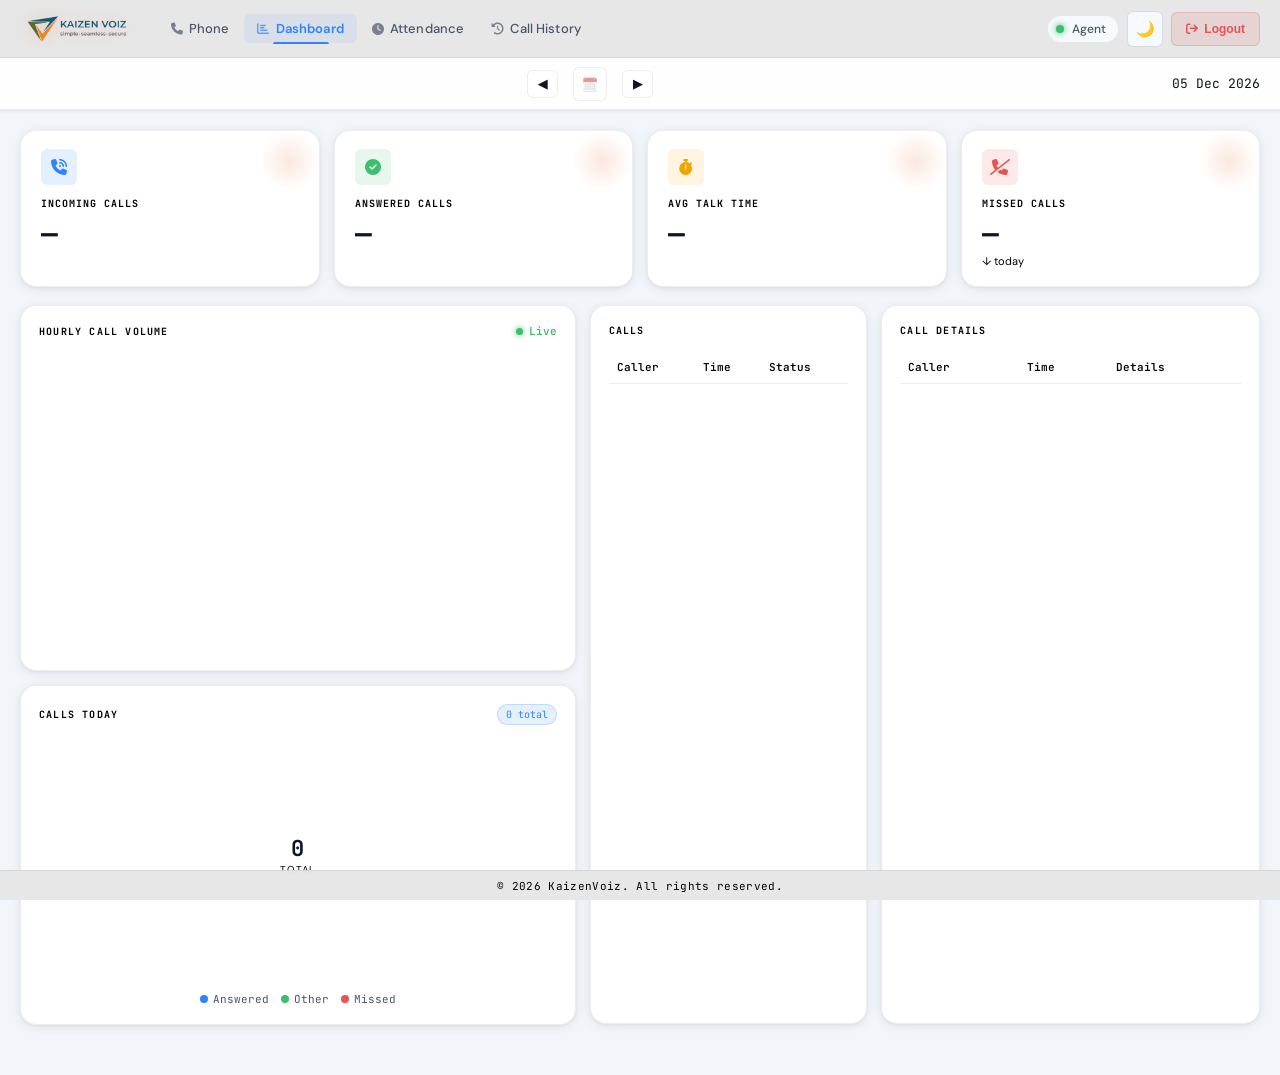
<file: SIP_V4/dashboard.html>
<!DOCTYPE html>
<html lang="en" data-theme="dark">
<head>
  <meta charset="UTF-8">
  <meta name="viewport" content="width=device-width, initial-scale=1.0">
  <title>Dashboard</title>
  <link rel="stylesheet" href="https://cdnjs.cloudflare.com/ajax/libs/font-awesome/6.4.2/css/all.min.css">
  <link rel="stylesheet" href="kaizenvoiz-theme.css">
  <link rel="apple-touch-icon" type="image/png" href="logo.png">
  <link rel="icon" type="image/x-icon" href="logo.png">
  <style>
    body { background: var(--bg); }
    .container { padding: 20px; padding-top: calc(var(--header-h) + 20px); padding-bottom: calc(var(--footer-h) + 20px); max-width: 1400px; margin: 0 auto; }
    .kpi-strip { display: grid; grid-template-columns: repeat(4, 1fr); gap: 14px; margin-bottom: 18px; }
    .kpi-icon { width: 36px; height: 36px; border-radius: var(--radius-sm); display: flex; align-items: center; justify-content: center; font-size: 16px; margin-bottom: 12px; }
    .kpi-icon-blue{background:var(--blue-dim);color:var(--blue)}.kpi-icon-green{background:var(--green-dim);color:var(--green)}.kpi-icon-yellow{background:var(--yellow-dim);color:var(--yellow)}.kpi-icon-red{background:var(--red-dim);color:var(--red)}
    .dashboard-grid{display:grid;grid-template-columns:2.2fr 1.1fr 1.5fr;grid-template-rows:auto auto;gap:14px;}
    .hourly-panel{grid-column:1;grid-row:1;}
    .pie-panel{grid-column:1;grid-row:2;}
    .history-panel{grid-column:2;grid-row:1 / span 2;}
    .details-panel{grid-column:3;grid-row:1 / span 2;}
    .panel { padding: 18px; display: flex; flex-direction: column; min-height: 340px; }
    .calls-panel{height:719px;}
    .details-panel{height:719px;}
    .calls-panel .missed-wrapper,
    .details-panel .table-wrapper{flex:1;overflow-y:auto;}
    .panel-header { display: flex; align-items: center; justify-content: space-between; margin-bottom: 14px; }
    .panel-title { font-family: var(--font-mono); font-size: 10px; font-weight: 700; text-transform: uppercase; letter-spacing: 0.12em; color: var(--text-muted); }
    .panel-badge { font-family: var(--font-mono); font-size: 10px; padding: 3px 8px; border-radius: 999px; background: var(--blue-dim); color: var(--blue); border: 1px solid rgba(47,131,255,0.2); }
    .tbl { width: 100%; border-collapse: collapse; font-size: 13px; }
    .tbl th, .tbl td { padding: 9px 8px; border-bottom: 1px solid var(--border); text-align: left; }
    .tbl th { color: var(--text-muted); font-size: 11px; font-weight: 600; font-family: var(--font-mono); }
    .tbl td { color: var(--text-primary); }
    .missed-wrapper,.table-wrapper{height:260px;overflow-y:auto;}
    .middle-col { display: flex; flex-direction: column; gap: 14px; }
    .donut-wrap { position: relative; display: flex; flex-direction: column; align-items: center; flex: 1; }
    .donut-center { position: absolute; top: 50%; left: 50%; transform: translate(-50%, -65%); text-align: center; pointer-events: none; }
    .donut-center-val { font-family: var(--font-mono); font-size: 22px; font-weight: 700; color: var(--text-primary); }
    .donut-center-lbl { font-size: 10px; color: var(--text-muted); text-transform: uppercase; letter-spacing: 0.08em; }
    .legend { display: flex; gap: 12px; margin-top: 10px; flex-wrap: wrap; justify-content: center; }
    .legend-item { display: flex; align-items: center; gap: 5px; font-size: 11px; color: var(--text-secondary); font-family: var(--font-mono); }
    .legend-dot { width: 8px; height: 8px; border-radius: 50%; }
    .live-badge { display: flex; align-items: center; gap: 6px; font-size: 11px; color: var(--green); font-family: var(--font-mono); font-weight: 600; }
    .live-dot-badge { width: 7px; height: 7px; border-radius: 50%; background: var(--green); box-shadow: 0 0 6px var(--green); animation: pulse-status 2s ease-in-out infinite; }
    .week-header .center-controls{display:flex;align-items:center;gap:15px;}
    .fixed-header {display:flex;align-items:center;justify-content:space-between;padding:10px 20px;}
    .right-date-display{font-family:var(--font-mono);font-size:13px;color:var(--text-primary);}
    .nav-btn{background:var(--surface);border:1px solid var(--border);color:var(--text-primary);padding:6px 10px;border-radius:6px;cursor:pointer;}
    .calendar-btn{background:var(--surface);border:1px solid var(--border);padding:6px 10px;border-radius:6px;cursor:pointer;}
    .selected-date-label{font-family:var(--font-mono);font-size:13px;color:var(--text-primary);min-width:150px;text-align:center;}
    .calendar-popup{position:absolute;top:110px;left:50%;transform:translateX(-50%);background:var(--surface);border:1px solid var(--border);padding:15px;border-radius:10px;z-index:999;}
    .hidden{display:none;}
    .calendar-grid{display:grid;grid-template-columns:repeat(7,1fr);gap:6px;margin-top:10px;}
    .calendar-grid div{padding:6px;text-align:center;cursor:pointer;border-radius:6px;}
    .calendar-grid div:hover{background:var(--blue-dim);}
    .today{border:1px solid var(--blue);}
    .active-date{background:var(--blue);color:#fff;}
    .view-btn{background: var(--blue);border:none;color:#fff;padding:4px 10px;border-radius:6px;cursor:pointer;font-size:12px;}
    .view-btn:hover{opacity:0.85;}
    .details-popup{position:fixed;top:0;left:0;width:100%;height:100%;background:rgba(0,0,0,0.6);display:flex;align-items:center;justify-content:center;z-index:2000;}
    .details-content{background:var(--surface);border:1px solid var(--border);padding:20px;border-radius:10px;width:500px;max-height:80vh;overflow:auto;}
    .details-header{display:flex;justify-content:space-between;margin-bottom:15px;font-weight:600;}
    .details-row{margin-bottom:8px;font-size:13px;}
</style>
</head>
<body>

<header>
  <img src="icons/Kaizenvoiz.png" alt="KaizenVoiz Logo">
  <nav class="main-nav">
    <ul>
      <li><a href="#" onclick="openOrFocusTab('index.html')"><i class="fa fa-phone"></i> Phone</a></li>
      <li><a href="#" class="active"><i class="fa fa-chart-bar"></i> Dashboard</a></li>
      <li><a href="#" onclick="openOrFocusTab('attendance.html')"><i class="fa fa-clock"></i> Attendance</a></li>
      <li><a href="#" onclick="openOrFocusTab('call-history.html')"><i class="fa fa-history"></i> Call History</a></li>
    </ul>
  </nav>
  <div class="header-right">
    <div class="agent-status-pill"><span class="status-indicator"></span><span id="agentNameDisplay">Agent</span></div>
    <button class="theme-toggle" id="themeToggle" title="Toggle theme"><span class="icon-sun">☀️</span><span class="icon-moon">🌙</span></button>
    <button id="logoutBtn" class="icon-btn"><i class="fa fa-sign-out"></i> Logout</button>
  </div>
</header>
<div class="fixed-header week-header" style="top:var(--header-h);">
  
  <div class="center-controls">
  <button id="prevDay" class="nav-btn">◀</button>

  <button id="openCalendar" class="calendar-btn">
    <img src="icons/calendar.png" class="calendar-icon">
  </button>

  <button id="nextDay" class="nav-btn">▶</button>
</div>

<div class="right-date-display">
  <span id="selectedDateLabel" class="selected-date-label"></span>
</div>
</div>
<div id="calendarPopup" class="calendar-popup hidden">
  <div class="calendar-header">
    <button id="calPrev">◀</button>
    <span id="calHeader"></span>
    <button id="calNext">▶</button>
  </div>
  <div id="calendarGrid" class="calendar-grid"></div>
</div>

<div class="container">

  <div class="kpi-strip">
    <div class="kpi-card">
      <div class="kpi-icon kpi-icon-blue"><i class="fa fa-phone-volume"></i></div>
      <div class="kpi-title">Incoming Calls</div>
      <div class="kpi-value" id="incomingCalls">—</div>
    </div>

    <div class="kpi-card">
      <div class="kpi-icon kpi-icon-green"><i class="fa fa-check-circle"></i></div>
      <div class="kpi-title">Answered Calls</div>
      <div class="kpi-value" id="answeredCalls">—</div>
    </div>

    <div class="kpi-card">
      <div class="kpi-icon kpi-icon-yellow"><i class="fa fa-stopwatch"></i></div>
      <div class="kpi-title">Avg Talk Time</div>
      <div class="kpi-value" id="avgWait">—</div>
    </div>

    <div class="kpi-card">
      <div class="kpi-icon kpi-icon-red"><i class="fa fa-phone-slash"></i></div>
      <div class="kpi-title">Missed Calls</div>
      <div class="kpi-value" id="missedCalls">—</div>
      <div class="kpi-down">↓ today</div>
    </div>
  </div>


  <div class="dashboard-grid">

    <!-- Hourly Chart -->
    <div class="panel hourly-panel">
      <div class="panel-header">
        <span class="panel-title">Hourly Call Volume</span>
        <span class="live-badge"><span class="live-dot-badge"></span>Live</span>
      </div>

      <div style="height:300px;">
        <canvas id="waitChart"></canvas>
      </div>
    </div>


    <!-- Donut Chart -->
    <div class="panel pie-panel">
      <div class="panel-header">
        <span class="panel-title">Calls Today</span>
        <span class="panel-badge" id="totalBadge">0 total</span>
      </div>

      <div class="donut-wrap">
        <canvas id="donutChart" style="max-height:200px;"></canvas>

        <div class="donut-center">
          <div class="donut-center-val" id="donutTotal">0</div>
          <div class="donut-center-lbl">Total</div>
        </div>
      </div>

      <div class="legend">
        <div class="legend-item">
          <div class="legend-dot" style="background:var(--blue);"></div>Answered
        </div>

        <div class="legend-item">
          <div class="legend-dot" style="background:var(--green);"></div>Other
        </div>

        <div class="legend-item">
          <div class="legend-dot" style="background:var(--red);"></div>Missed
        </div>
      </div>
    </div>


    <!-- Calls Panel -->
    <div class="panel history-panel calls-panel">
      <div class="panel-header">
        <span class="panel-title">Calls</span>
      </div>

      <div class="missed-wrapper">
        <table class="tbl">
          <thead>
            <tr>
              <th>Caller</th>
              <th>Time</th>
              <th>Status</th>
            </tr>
          </thead>

          <tbody id="callList"></tbody>
        </table>
      </div>
    </div>


    <!-- Call Details Panel -->
    <div class="panel details-panel">
      <div class="panel-header">
        <span class="panel-title">Call Details</span>
      </div>

      <div class="table-wrapper">
        <table class="tbl">
          <thead>
            <tr>
              <th>Caller</th>
              <th>Time</th>
              <th>Details</th>
            </tr>
          </thead>

          <tbody id="missedTable"></tbody>
        </table>
      </div>
    </div>

  </div>

</div>
<div id="detailsPopup" class="details-popup hidden">
  <div class="details-content">
    <div class="details-header">
      <span>Complaint Details</span>
      <button onclick="closePopup()">✖</button>
    </div>

    <div id="popupData"></div>
  </div>
</div>

<footer><p>&copy; 2026 KaizenVoiz. All rights reserved.</p></footer>

<script>

// Close tab if logoutAllTabs is set
if (localStorage.getItem("logoutAllTabs") === "true") {
  window.close();
}

(function(){
  const s=localStorage.getItem('kv-theme')||'dark';
  document.documentElement.setAttribute('data-theme',s);
})();

document.getElementById('themeToggle').addEventListener('click',function(){
  const h=document.documentElement,
        c=h.getAttribute('data-theme'),
        n=c==='dark'?'light':'dark';
  h.setAttribute('data-theme',n);
  localStorage.setItem('kv-theme',n);
  if(window._dashboardData)renderCharts(window._dashboardData);
});

const agentId=localStorage.getItem("SipUsername")||"Agent";
document.getElementById("agentNameDisplay").textContent=
  agentId.replace(/^webrtc_/i,"");

function openOrFocusTab(url){
  const win=window.open(url,url);
  if(win) win.focus();
  else alert("Popup blocked! Please allow popups.");
}

const DASHBOARD_API=
"https://192.168.5.60/SIPApi/api/v1/ivr/GetAgentDashboardFull";

let waitChart,donutChart;
let currentDate=new Date();
let calendarDate=new Date();

function formatDateISO(d){
  return d.getFullYear()+"-"+
  String(d.getMonth()+1).padStart(2,"0")+"-"+
  String(d.getDate()).padStart(2,"0");
}

function updateDateLabel(){
  const lbl=document.getElementById("selectedDateLabel");
  if(!lbl) return;
  lbl.textContent=currentDate.toLocaleDateString(
    "en-IN",{day:"2-digit",month:"short",year:"numeric"}
  );
}

function renderCharts(data){
  const dark=document.documentElement
    .getAttribute('data-theme')!=='light';

  const gc=dark?'rgba(255,255,255,0.05)':'rgba(0,0,0,0.05)',
        tc=dark?'#4E5870':'#94A3B8';

  if(waitChart)waitChart.destroy();

  waitChart=new Chart(
    document.getElementById("waitChart"),
    {
      type:"line",
      data:{
        labels:data.hourlyCalls.map(x=>x.hour),
        datasets:[{
          data:data.hourlyCalls.map(x=>x.count),
          fill:true,
          tension:0.4,
          borderColor:'#2F83FF',
          borderWidth:2,
          backgroundColor:dark?
            'rgba(47,131,255,0.1)':
            'rgba(47,131,255,0.08)',
          pointBackgroundColor:'#2F83FF',
          pointRadius:3,
          pointHoverRadius:6
        }]
      },
      options:{
        plugins:{legend:{display:false}},
        scales:{
          y:{beginAtZero:true,
             grid:{color:gc},
             ticks:{color:tc,font:{family:'JetBrains Mono'}}},
          x:{grid:{color:gc},
             ticks:{color:tc,font:{family:'JetBrains Mono'}}}
        },
        responsive:true,
        maintainAspectRatio:false
      }
    });

  const sp=data.summary.callsSpoken,
        ms=data.summary.missedCalls,
        ot=Math.max(0,
          data.summary.totalCalls-sp-ms),
        tot=data.summary.totalCalls;

  document.getElementById('donutTotal').textContent=tot;
  document.getElementById('totalBadge').textContent=
    tot+' total';

  if(donutChart)donutChart.destroy();

  donutChart=new Chart(
    document.getElementById("donutChart"),
    {
      type:"doughnut",
      data:{
        labels:["Answered","Other","Missed"],
        datasets:[{
          data:[sp,ot,ms],
          backgroundColor:[
            '#2F83FF','#3DBE6C','#E55353'
          ],
          borderWidth:0,
          hoverOffset:4
        }]
      },
      options:{
        cutout:"72%",
        plugins:{legend:{display:false}},
        responsive:true,
        maintainAspectRatio:false
      }
    });
}

async function loadDashboard(){
  if(!agentId) return;

  const date=formatDateISO(currentDate);

  try{
    const r=await fetch(
      DASHBOARD_API+
      "?agentId="+agentId+
      "&date="+date
    );

    const d=await r.json();
    window._dashboardData=d;

    document.getElementById('incomingCalls')
      .textContent=d.summary.totalCalls;

    document.getElementById('answeredCalls')
      .textContent=d.summary.callsSpoken;

    document.getElementById('missedCalls')
      .textContent=d.summary.missedCalls;

    document.getElementById('avgWait')
      .textContent=d.summary.avgCallDuration;

    renderCharts(d);

const detailsTable = document.getElementById("missedTable");

detailsTable.innerHTML =
  (d.popupFormToday && d.popupFormToday.length)
  ? d.popupFormToday.map(c => `
      <tr>
        <td>${c.phoneNo || "-"}</td>
        <td>${c.addedTime}</td>
        <td>
<button class="view-btn" onclick="viewDetails('${c.phoneNo}','${c.addedTime}')">
                View
          </button>
        </td>
      </tr>
    `).join('')
  : `
    <tr>
      <td colspan="3" style="text-align:center;color:var(--text-muted);padding:20px;">
        No details available
      </td>
    </tr>
  `;
  
  const cl = document.getElementById("callList");

cl.innerHTML =
(d.callsReceivedToday && d.callsReceivedToday.length)
? d.callsReceivedToday.map(c => {

    let badgeClass = "badge-green";
    let statusText = c.status;

    if (c.status === "Received") {
        statusText = "Missed Call";
        badgeClass = "badge-red";
    }
    else if (c.status === "Call Cancelled") {
        statusText = "Declined";
        badgeClass = "badge-red";
    }
    else if (c.status === "Spoken") {
        statusText = "Spoken";
        badgeClass = "badge-green";
    }

    return `
      <tr>
        <td>${c.callerId}</td>
        <td>${c.callTime}</td>
        <td>
          <span class="badge ${badgeClass}">
            ${statusText}
          </span>
        </td>
      </tr>
    `;
}).join('')
: `
<tr>
<td colspan="3" style="text-align:center;color:var(--text-muted);padding:20px;">
No calls found
</td>
</tr>
`;

  }catch(e){
    console.error('Dashboard error:',e);
  }
}
async function viewDetails(phoneNo, addedTime){

  const agentId = localStorage.getItem("SipUsername");
  const selectedDate = formatDateISO(currentDate);

  const formData = new FormData();
  formData.append("PhoneNo", phoneNo);
  formData.append("AgentID", agentId);
  formData.append("AddedTime", selectedDate);

  try{

    const res = await fetch(
      "https://192.168.5.60/SIPApi/api/v1/ivr/GetPopupFormData",
      {
        method:"POST",
        body:formData
      }
    );

    const data = await res.json();

    if(!data.length){
      alert("No details found");
      return;
    }

    const d = data[0];

    document.getElementById("popupData").innerHTML = `
      <div class="details-row"><b>Name:</b> ${d.FirstName} ${d.LastName}</div>
      <div class="details-row"><b>Phone:</b> ${d.PhoneNo}</div>
      <div class="details-row"><b>Category:</b> ${d.Category}</div>
      <div class="details-row"><b>Sub Category:</b> ${d.SubCategory}</div>
      <div class="details-row"><b>Priority:</b> ${d.PriorityLevel}</div>
      <div class="details-row"><b>Status:</b> ${d.ComplaintStatus}</div>
      <div class="details-row"><b>Summary:</b> ${d.ComplaintSummary}</div>
      <div class="details-row"><b>Assigned To:</b> ${d.Assignto}</div>
      <div class="details-row"><b>Callback:</b> ${d.CallbackDatetime || "-"}</div>
    `;

    document.getElementById("detailsPopup")
      .classList.remove("hidden");

  }catch(e){
    console.error(e);
    alert("Failed to load details");
  }
}
function closePopup(){
  document.getElementById("detailsPopup")
    .classList.add("hidden");
}
/* -------- Calendar Logic -------- */

function buildCalendar(){
  const grid=document.getElementById("calendarGrid");
  if(!grid) return;

  grid.innerHTML="";

  const year=calendarDate.getFullYear(),
        month=calendarDate.getMonth();

  document.getElementById("calHeader")
    .textContent=
    calendarDate.toLocaleDateString(
      "en",{month:"long",year:"numeric"}
    );

  const first=new Date(year,month,1).getDay();
  const days=new Date(year,month+1,0).getDate();

  for(let i=0;i<first;i++)
    grid.appendChild(document.createElement("div"));

  for(let d=1;d<=days;d++){
    const cell=document.createElement("div");
    const full=new Date(year,month,d);
    const iso=formatDateISO(full);

    cell.textContent=d;

    if(iso===formatDateISO(currentDate))
      cell.classList.add("active-date");

    if(iso===formatDateISO(new Date()))
      cell.classList.add("today");

    cell.onclick=()=>{
      currentDate=full;
      updateDateLabel();
      loadDashboard();
      document.getElementById("calendarPopup")
        .classList.add("hidden");
    };

    grid.appendChild(cell);
  }
}

/* -------- Navigation -------- */

document.getElementById("prevDay").onclick=()=>{
  currentDate.setDate(currentDate.getDate()-1);
  updateDateLabel();
  loadDashboard();
};

document.getElementById("nextDay").onclick=()=>{
  currentDate.setDate(currentDate.getDate()+1);
  updateDateLabel();
  loadDashboard();
};

document.getElementById("openCalendar").onclick=()=>{
  document.getElementById("calendarPopup")
    .classList.toggle("hidden");
  buildCalendar();
};

document.getElementById("calPrev").onclick=()=>{
  calendarDate.setMonth(calendarDate.getMonth()-1);
  buildCalendar();
};

document.getElementById("calNext").onclick=()=>{
  calendarDate.setMonth(calendarDate.getMonth()+1);
  buildCalendar();
};

/* -------- Logout (UNCHANGED) -------- */

function logoutUser(){
  const u=localStorage.getItem("SipUsername"),
        q=localStorage.getItem("QueueID");

  if(!u){
    alert("SIP Username not found!");
    return;
  }

  const ci=localStorage.getItem("isCheckedIn")==="true",
        now=new Date().toISOString(),
        t=new Date(),
        fd=t.getFullYear()+"-"+
           (t.getMonth()+1).toString().padStart(2,"0")+"-"+
           t.getDate().toString().padStart(2,"0")+
           " 00:00:00.000";

  const co=()=>{
    if(!ci) return Promise.resolve();
    const f=new FormData();
    f.append("AgentId",u);
    f.append("Login_Time",now);
    f.append("FileDate",fd);
    return fetch(
      "https://192.168.5.60/SIPApi/api/v1/ivr/CheckOut",
      {method:"POST",body:f}
    );
  };

  co()
  .then(()=>{
    if(!q) return;
    let p=u.replace(/^webrtc_/i,"").trim();
    const fq=new URLSearchParams();
    fq.append("queue",q);
    fq.append("agentId",p);

    return fetch(
      "https://192.168.5.57:8181/restapi/rest/api/remove",
      {
        method:"POST",
        headers:{
          "Content-Type":
          "application/x-www-form-urlencoded"
        },
        body:fq
      });
  })
  .then(()=>{
    const lf=new FormData();
    lf.append("SipUsername",u);
    return fetch(
      "https://192.168.5.60/SIPApi/api/v1/ivr/logout",
      {method:"POST",body:lf}
    );
  })
  .then(()=>{
    localStorage.clear();
    window.location.href="index.html";
  })
  .catch(e=>
    alert("Logout failed: "+e.message)
  );
}

document.getElementById("logoutBtn").onclick=
  logoutUser;

/* -------- Init -------- */

window.onload=()=>{
  updateDateLabel();
  loadDashboard();
};
</script>
</body>
</html>
</file>
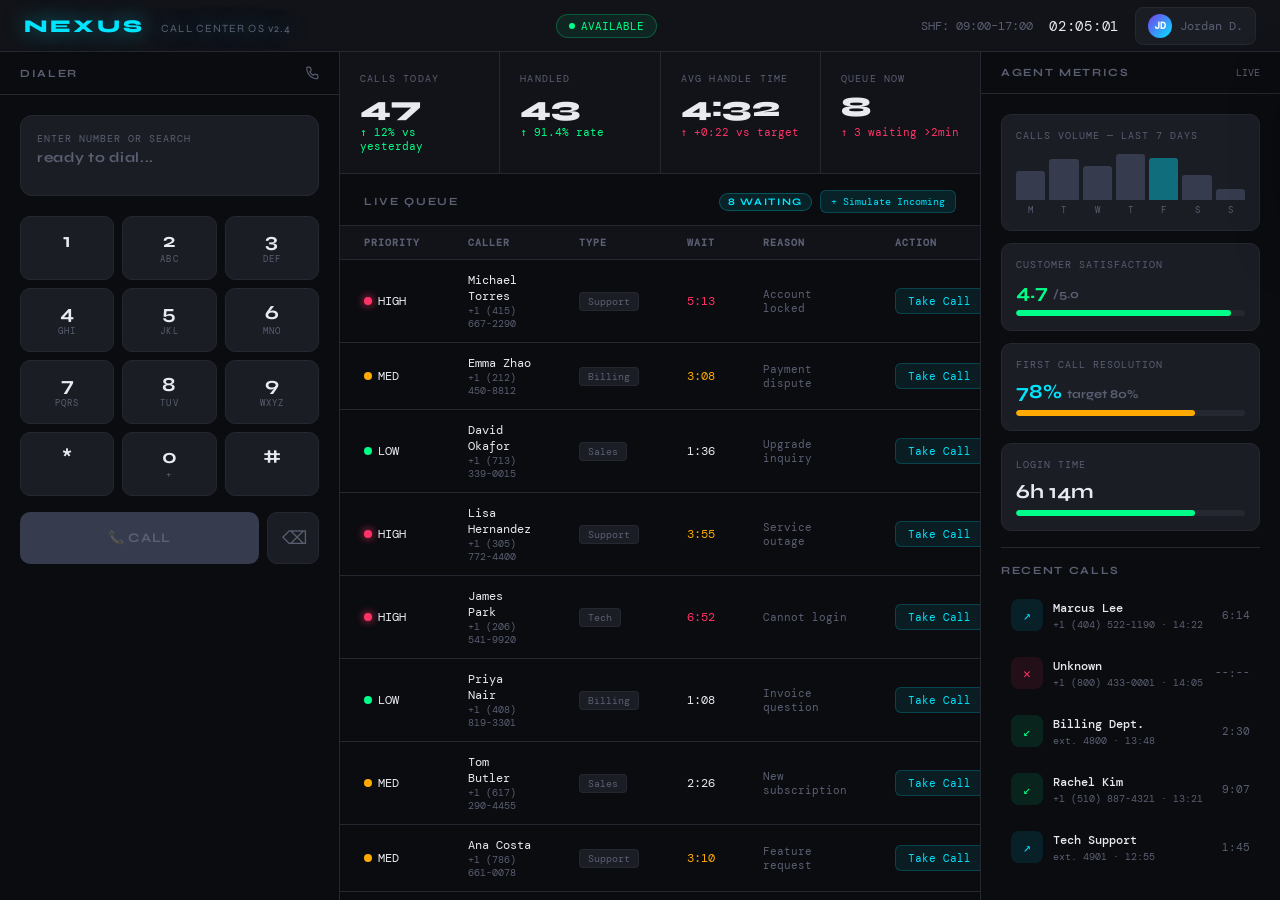
<file: SIP_V4/designtest.html>
<!DOCTYPE html>
<html lang="en">
<head>
<meta charset="UTF-8">
<meta name="viewport" content="width=device-width, initial-scale=1.0">
<title>NEXUS | Call Center Agent</title>
<link href="https://fonts.googleapis.com/css2?family=DM+Mono:wght@300;400;500&family=Syne:wght@400;600;700;800&display=swap" rel="stylesheet">
<style>
  :root {
    --bg: #0a0c10;
    --surface: #111318;
    --surface2: #1a1d24;
    --border: #252830;
    --accent: #00e5ff;
    --accent2: #7c3aed;
    --green: #00ff88;
    --red: #ff3366;
    --amber: #ffaa00;
    --text: #e8eaf0;
    --muted: #5a5f72;
    --dimmed: #363b4d;
  }

  * { margin: 0; padding: 0; box-sizing: border-box; }

  body {
    background: var(--bg);
    color: var(--text);
    font-family: 'DM Mono', monospace;
    height: 100vh;
    overflow: hidden;
    display: flex;
    flex-direction: column;
  }

  /* TOPBAR */
  .topbar {
    display: flex;
    align-items: center;
    justify-content: space-between;
    padding: 0 24px;
    height: 52px;
    background: var(--surface);
    border-bottom: 1px solid var(--border);
    flex-shrink: 0;
  }

  .logo {
    font-family: 'Syne', sans-serif;
    font-weight: 800;
    font-size: 18px;
    letter-spacing: 0.15em;
    color: var(--accent);
    text-shadow: 0 0 20px rgba(0,229,255,0.5);
  }

  .logo span { color: var(--muted); font-weight: 400; font-size: 11px; margin-left: 8px; letter-spacing: 0.1em; }

  .topbar-center {
    display: flex;
    align-items: center;
    gap: 8px;
  }

  .status-pill {
    display: flex;
    align-items: center;
    gap: 6px;
    background: rgba(0,255,136,0.08);
    border: 1px solid rgba(0,255,136,0.25);
    border-radius: 100px;
    padding: 4px 12px;
    font-size: 11px;
    color: var(--green);
    cursor: pointer;
    transition: all 0.2s;
  }

  .status-pill:hover { background: rgba(0,255,136,0.15); }
  .status-pill .dot { width: 6px; height: 6px; border-radius: 50%; background: var(--green); animation: pulse 2s infinite; }

  @keyframes pulse {
    0%, 100% { opacity: 1; transform: scale(1); }
    50% { opacity: 0.5; transform: scale(1.3); }
  }

  .topbar-right {
    display: flex;
    align-items: center;
    gap: 16px;
    font-size: 12px;
    color: var(--muted);
  }

  .clock { font-size: 14px; color: var(--text); letter-spacing: 0.05em; }

  .agent-badge {
    display: flex;
    align-items: center;
    gap: 8px;
    background: var(--surface2);
    border: 1px solid var(--border);
    border-radius: 8px;
    padding: 6px 12px;
  }

  .avatar {
    width: 24px; height: 24px;
    border-radius: 50%;
    background: linear-gradient(135deg, var(--accent2), var(--accent));
    display: flex; align-items: center; justify-content: center;
    font-size: 10px; font-weight: 600; color: white;
  }

  /* MAIN LAYOUT */
  .main {
    display: grid;
    grid-template-columns: 340px 1fr 300px;
    flex: 1;
    overflow: hidden;
    gap: 0;
  }

  /* PANELS */
  .panel {
    border-right: 1px solid var(--border);
    display: flex;
    flex-direction: column;
    overflow: hidden;
  }

  .panel-header {
    padding: 14px 20px;
    border-bottom: 1px solid var(--border);
    display: flex;
    align-items: center;
    justify-content: space-between;
    flex-shrink: 0;
  }

  .panel-title {
    font-family: 'Syne', sans-serif;
    font-weight: 700;
    font-size: 11px;
    letter-spacing: 0.15em;
    text-transform: uppercase;
    color: var(--muted);
  }

  .panel-body { flex: 1; overflow-y: auto; padding: 20px; }
  .panel-body::-webkit-scrollbar { width: 4px; }
  .panel-body::-webkit-scrollbar-track { background: transparent; }
  .panel-body::-webkit-scrollbar-thumb { background: var(--border); border-radius: 2px; }

  /* ======== DIALER PANEL ======== */
  .call-status-bar {
    background: var(--surface2);
    border: 1px solid var(--border);
    border-radius: 12px;
    padding: 16px;
    margin-bottom: 20px;
    position: relative;
    overflow: hidden;
  }

  .call-status-bar::before {
    content: '';
    position: absolute;
    top: 0; left: 0; right: 0;
    height: 2px;
    background: linear-gradient(90deg, var(--accent), var(--accent2));
    opacity: 0;
    transition: opacity 0.3s;
  }

  .call-status-bar.active::before { opacity: 1; }
  .call-status-bar.active { border-color: rgba(0,229,255,0.3); }

  .call-status-label {
    font-size: 10px;
    color: var(--muted);
    text-transform: uppercase;
    letter-spacing: 0.1em;
    margin-bottom: 4px;
  }

  .call-number {
    font-family: 'Syne', sans-serif;
    font-size: 22px;
    font-weight: 700;
    color: var(--text);
    letter-spacing: 0.05em;
    min-height: 30px;
    word-break: break-all;
  }

  .call-duration {
    font-size: 12px;
    color: var(--accent);
    margin-top: 4px;
    display: none;
  }

  .call-duration.visible { display: block; }

  .caller-info {
    display: none;
    align-items: center;
    gap: 10px;
    margin-top: 10px;
    padding-top: 10px;
    border-top: 1px solid var(--border);
  }

  .caller-info.visible { display: flex; }

  .caller-avatar {
    width: 36px; height: 36px;
    border-radius: 50%;
    background: linear-gradient(135deg, #7c3aed, #a855f7);
    display: flex; align-items: center; justify-content: center;
    font-size: 14px; font-weight: 700; color: white;
    flex-shrink: 0;
  }

  .caller-name { font-family: 'Syne', sans-serif; font-weight: 600; font-size: 13px; color: var(--text); }
  .caller-meta { font-size: 11px; color: var(--muted); margin-top: 2px; }

  /* KEYPAD */
  .keypad {
    display: grid;
    grid-template-columns: repeat(3, 1fr);
    gap: 8px;
    margin-bottom: 16px;
  }

  .key {
    background: var(--surface2);
    border: 1px solid var(--border);
    border-radius: 10px;
    padding: 14px 8px;
    text-align: center;
    cursor: pointer;
    transition: all 0.15s;
    user-select: none;
  }

  .key:hover { background: var(--dimmed); border-color: var(--accent); }
  .key:active { transform: scale(0.94); background: rgba(0,229,255,0.1); }

  .key-digit {
    font-family: 'Syne', sans-serif;
    font-size: 20px;
    font-weight: 700;
    color: var(--text);
    line-height: 1;
  }

  .key-alpha {
    font-size: 9px;
    color: var(--muted);
    letter-spacing: 0.12em;
    margin-top: 2px;
  }

  /* CALL ACTIONS */
  .call-actions {
    display: grid;
    grid-template-columns: 1fr 1fr 1fr;
    gap: 8px;
    margin-bottom: 8px;
  }

  .action-btn {
    background: var(--surface2);
    border: 1px solid var(--border);
    border-radius: 10px;
    padding: 12px 8px;
    text-align: center;
    cursor: pointer;
    transition: all 0.2s;
    font-size: 11px;
    color: var(--muted);
    display: flex;
    flex-direction: column;
    align-items: center;
    gap: 4px;
  }

  .action-btn:hover { border-color: var(--dimmed); color: var(--text); }
  .action-btn.active { background: rgba(0,229,255,0.1); border-color: var(--accent); color: var(--accent); }
  .action-btn svg { width: 18px; height: 18px; }

  .dial-row {
    display: grid;
    grid-template-columns: 1fr 52px;
    gap: 8px;
  }

  .btn-call {
    background: var(--green);
    border: none;
    border-radius: 10px;
    padding: 14px;
    font-family: 'Syne', sans-serif;
    font-weight: 700;
    font-size: 13px;
    color: #000;
    cursor: pointer;
    transition: all 0.2s;
    letter-spacing: 0.05em;
  }

  .btn-call:hover { background: #00cc6a; transform: translateY(-1px); }
  .btn-call:disabled { background: var(--dimmed); color: var(--muted); cursor: not-allowed; transform: none; }

  .btn-end {
    background: var(--red);
    border: none;
    border-radius: 10px;
    padding: 14px;
    font-size: 18px;
    cursor: pointer;
    transition: all 0.2s;
    display: none;
  }

  .btn-end:hover { background: #cc2952; }
  .btn-end.visible { display: block; }

  .btn-backspace {
    background: var(--surface2);
    border: 1px solid var(--border);
    border-radius: 10px;
    padding: 14px;
    font-size: 18px;
    cursor: pointer;
    transition: all 0.2s;
    color: var(--muted);
  }

  .btn-backspace:hover { border-color: var(--red); color: var(--red); }

  /* ======== DASHBOARD PANEL ======== */
  .dashboard { overflow: hidden; display: flex; flex-direction: column; }

  .stats-grid {
    display: grid;
    grid-template-columns: repeat(4, 1fr);
    gap: 1px;
    background: var(--border);
    border-bottom: 1px solid var(--border);
    flex-shrink: 0;
  }

  .stat-card {
    background: var(--surface);
    padding: 20px;
    position: relative;
    overflow: hidden;
  }

  .stat-card::after {
    content: '';
    position: absolute;
    bottom: 0; left: 0; right: 0;
    height: 2px;
    background: var(--accent-color, var(--accent));
    transform: scaleX(0);
    transform-origin: left;
    transition: transform 0.6s ease;
  }

  .stat-card:hover::after { transform: scaleX(1); }

  .stat-label {
    font-size: 10px;
    color: var(--muted);
    text-transform: uppercase;
    letter-spacing: 0.12em;
    margin-bottom: 8px;
  }

  .stat-value {
    font-family: 'Syne', sans-serif;
    font-size: 28px;
    font-weight: 800;
    color: var(--text);
    line-height: 1;
  }

  .stat-trend {
    font-size: 11px;
    margin-top: 4px;
  }

  .stat-trend.up { color: var(--green); }
  .stat-trend.down { color: var(--red); }

  /* QUEUE TABLE */
  .dash-content {
    flex: 1;
    overflow-y: auto;
    display: grid;
    grid-template-rows: auto 1fr;
  }

  .section-header {
    padding: 16px 24px 12px;
    font-family: 'Syne', sans-serif;
    font-weight: 700;
    font-size: 11px;
    letter-spacing: 0.15em;
    text-transform: uppercase;
    color: var(--muted);
    display: flex;
    align-items: center;
    justify-content: space-between;
    border-bottom: 1px solid var(--border);
    flex-shrink: 0;
  }

  .badge {
    background: rgba(0,229,255,0.1);
    border: 1px solid rgba(0,229,255,0.25);
    color: var(--accent);
    font-size: 10px;
    padding: 2px 8px;
    border-radius: 100px;
  }

  table {
    width: 100%;
    border-collapse: collapse;
    font-size: 12px;
  }

  thead th {
    padding: 10px 24px;
    text-align: left;
    color: var(--muted);
    font-size: 10px;
    letter-spacing: 0.1em;
    text-transform: uppercase;
    border-bottom: 1px solid var(--border);
    background: var(--surface);
    position: sticky;
    top: 0;
    z-index: 1;
  }

  tbody tr {
    border-bottom: 1px solid var(--border);
    cursor: pointer;
    transition: background 0.15s;
  }

  tbody tr:hover { background: var(--surface2); }

  tbody td {
    padding: 12px 24px;
    vertical-align: middle;
  }

  .priority-dot {
    width: 8px; height: 8px;
    border-radius: 50%;
    display: inline-block;
    margin-right: 6px;
  }

  .p-high { background: var(--red); box-shadow: 0 0 8px var(--red); }
  .p-med { background: var(--amber); }
  .p-low { background: var(--green); }

  .call-type {
    background: var(--surface2);
    border: 1px solid var(--border);
    border-radius: 4px;
    padding: 2px 8px;
    font-size: 10px;
    color: var(--muted);
  }

  .wait-time { color: var(--text); }
  .wait-time.warn { color: var(--amber); }
  .wait-time.crit { color: var(--red); }

  .btn-assign {
    background: rgba(0,229,255,0.08);
    border: 1px solid rgba(0,229,255,0.2);
    color: var(--accent);
    border-radius: 6px;
    padding: 5px 12px;
    font-size: 11px;
    cursor: pointer;
    font-family: 'DM Mono', monospace;
    transition: all 0.2s;
    white-space: nowrap;
  }

  .btn-assign:hover { background: rgba(0,229,255,0.15); }

  /* ======== RIGHT PANEL ======== */
  .right-panel { border-right: none; border-left: 1px solid var(--border); }

  .metric-block {
    background: var(--surface2);
    border: 1px solid var(--border);
    border-radius: 10px;
    padding: 14px;
    margin-bottom: 12px;
  }

  .metric-label {
    font-size: 10px;
    color: var(--muted);
    text-transform: uppercase;
    letter-spacing: 0.1em;
    margin-bottom: 8px;
  }

  .gauge-bar {
    height: 6px;
    background: var(--border);
    border-radius: 100px;
    overflow: hidden;
    margin-top: 6px;
  }

  .gauge-fill {
    height: 100%;
    border-radius: 100px;
    transition: width 1s ease;
  }

  .gauge-fill.good { background: var(--green); }
  .gauge-fill.warn { background: var(--amber); }
  .gauge-fill.bad { background: var(--red); }

  .metric-num {
    font-family: 'Syne', sans-serif;
    font-weight: 700;
    font-size: 20px;
  }

  /* RECENT CALLS */
  .recent-call {
    display: flex;
    align-items: center;
    gap: 10px;
    padding: 10px;
    border-radius: 8px;
    cursor: pointer;
    transition: background 0.15s;
    margin-bottom: 6px;
  }

  .recent-call:hover { background: var(--surface2); }

  .call-icon {
    width: 32px; height: 32px;
    border-radius: 8px;
    display: flex; align-items: center; justify-content: center;
    font-size: 13px;
    flex-shrink: 0;
  }

  .call-icon.in { background: rgba(0,255,136,0.1); color: var(--green); }
  .call-icon.out { background: rgba(0,229,255,0.1); color: var(--accent); }
  .call-icon.miss { background: rgba(255,51,102,0.1); color: var(--red); }

  .rc-name { font-size: 12px; color: var(--text); font-weight: 500; }
  .rc-time { font-size: 10px; color: var(--muted); margin-top: 2px; }
  .rc-dur { font-size: 11px; color: var(--muted); margin-left: auto; flex-shrink: 0; }

  /* MINI WAVEFORM */
  .waveform {
    display: flex;
    align-items: center;
    gap: 2px;
    height: 20px;
    display: none;
  }

  .waveform.active { display: flex; }

  .wave-bar {
    width: 3px;
    background: var(--accent);
    border-radius: 2px;
    animation: wave 1s ease-in-out infinite;
  }

  @keyframes wave {
    0%, 100% { height: 4px; }
    50% { height: 16px; }
  }

  .wave-bar:nth-child(2) { animation-delay: 0.1s; }
  .wave-bar:nth-child(3) { animation-delay: 0.2s; }
  .wave-bar:nth-child(4) { animation-delay: 0.3s; }
  .wave-bar:nth-child(5) { animation-delay: 0.4s; }
  .wave-bar:nth-child(6) { animation-delay: 0.2s; }
  .wave-bar:nth-child(7) { animation-delay: 0.1s; }

  /* NOTIFICATION */
  .notif {
    position: fixed;
    bottom: 20px;
    left: 50%;
    transform: translateX(-50%) translateY(80px);
    background: var(--surface2);
    border: 1px solid var(--accent);
    border-radius: 10px;
    padding: 12px 20px;
    font-size: 12px;
    color: var(--text);
    transition: transform 0.3s cubic-bezier(0.34,1.56,0.64,1);
    z-index: 100;
    white-space: nowrap;
    box-shadow: 0 0 30px rgba(0,229,255,0.2);
  }

  .notif.show { transform: translateX(-50%) translateY(0); }

  /* INCOMING CALL OVERLAY */
  .incoming-overlay {
    position: fixed;
    top: 60px; right: 20px;
    background: var(--surface);
    border: 1px solid var(--accent);
    border-radius: 14px;
    padding: 20px;
    width: 260px;
    box-shadow: 0 20px 60px rgba(0,0,0,0.5), 0 0 0 1px rgba(0,229,255,0.1);
    transform: translateX(300px);
    transition: transform 0.4s cubic-bezier(0.34,1.56,0.64,1);
    z-index: 50;
  }

  .incoming-overlay.visible { transform: translateX(0); }
  .incoming-pulse { animation: ring-pulse 1s ease-in-out infinite; }

  @keyframes ring-pulse {
    0%, 100% { box-shadow: 0 20px 60px rgba(0,0,0,0.5), 0 0 0 1px rgba(0,229,255,0.1); }
    50% { box-shadow: 0 20px 60px rgba(0,0,0,0.5), 0 0 0 4px rgba(0,229,255,0.3), 0 0 40px rgba(0,229,255,0.15); }
  }

  .incoming-label { font-size: 10px; color: var(--accent); letter-spacing: 0.15em; text-transform: uppercase; margin-bottom: 10px; }
  .incoming-name { font-family: 'Syne', sans-serif; font-size: 16px; font-weight: 700; margin-bottom: 4px; }
  .incoming-number { font-size: 12px; color: var(--muted); margin-bottom: 14px; }
  .incoming-btns { display: grid; grid-template-columns: 1fr 1fr; gap: 8px; }

  .btn-accept {
    background: var(--green);
    border: none;
    border-radius: 8px;
    padding: 10px;
    color: #000;
    font-family: 'Syne', sans-serif;
    font-weight: 700;
    font-size: 12px;
    cursor: pointer;
    transition: all 0.2s;
  }

  .btn-reject {
    background: rgba(255,51,102,0.1);
    border: 1px solid rgba(255,51,102,0.3);
    border-radius: 8px;
    padding: 10px;
    color: var(--red);
    font-family: 'Syne', sans-serif;
    font-weight: 700;
    font-size: 12px;
    cursor: pointer;
    transition: all 0.2s;
  }

  .divider { border: none; border-top: 1px solid var(--border); margin: 16px 0; }

  /* CHART */
  .mini-chart {
    display: flex;
    align-items: flex-end;
    gap: 4px;
    height: 50px;
    padding-top: 4px;
  }

  .chart-bar {
    flex: 1;
    border-radius: 3px 3px 0 0;
    background: var(--dimmed);
    transition: height 0.5s ease;
    position: relative;
  }

  .chart-bar.active-bar { background: var(--accent); }
  .chart-bar.today { background: rgba(0,229,255,0.4); }

  .chart-labels {
    display: flex;
    gap: 4px;
    margin-top: 4px;
  }

  .chart-label {
    flex: 1;
    text-align: center;
    font-size: 9px;
    color: var(--muted);
  }

  .scrollable { overflow-y: auto; flex: 1; }
  .scrollable::-webkit-scrollbar { width: 4px; }
  .scrollable::-webkit-scrollbar-track { background: transparent; }
  .scrollable::-webkit-scrollbar-thumb { background: var(--border); border-radius: 2px; }

  .tag {
    display: inline-block;
    font-size: 9px;
    background: var(--surface2);
    border: 1px solid var(--border);
    border-radius: 4px;
    padding: 1px 6px;
    color: var(--muted);
  }
</style>
</head>
<body>

<!-- TOPBAR -->
<div class="topbar">
  <div class="logo">NEXUS <span>CALL CENTER OS v2.4</span></div>
  <div class="topbar-center">
    <div class="status-pill" onclick="toggleStatus(this)">
      <div class="dot"></div>
      <span id="statusText">AVAILABLE</span>
    </div>
    <div class="waveform active" id="waveform">
      <div class="wave-bar"></div>
      <div class="wave-bar"></div>
      <div class="wave-bar"></div>
      <div class="wave-bar"></div>
      <div class="wave-bar"></div>
      <div class="wave-bar"></div>
      <div class="wave-bar"></div>
    </div>
  </div>
  <div class="topbar-right">
    <span>SHF: 09:00–17:00</span>
    <span class="clock" id="clock">--:--:--</span>
    <div class="agent-badge">
      <div class="avatar">JD</div>
      <span>Jordan D.</span>
    </div>
  </div>
</div>

<!-- MAIN -->
<div class="main">

  <!-- LEFT: DIALER -->
  <div class="panel">
    <div class="panel-header">
      <span class="panel-title">Dialer</span>
      <svg width="14" height="14" viewBox="0 0 24 24" fill="none" stroke="currentColor" stroke-width="2" stroke-linecap="round" stroke-linejoin="round" style="color:var(--muted)"><path d="M22 16.92v3a2 2 0 01-2.18 2 19.79 19.79 0 01-8.63-3.07A19.5 19.5 0 013 4.18 2 2 0 014.68 2h3a2 2 0 012 1.72c.127.96.361 1.903.7 2.81a2 2 0 01-.45 2.11L8.09 9.91a16 16 0 006 6l1.27-1.27a2 2 0 012.11-.45c.907.339 1.85.573 2.81.7A2 2 0 0122 16.92z"/></svg>
    </div>
    <div class="panel-body">

      <div class="call-status-bar" id="callStatusBar">
        <div class="call-status-label" id="callStatusLabel">ENTER NUMBER OR SEARCH</div>
        <div class="call-number" id="callNumber" style="color:var(--muted);font-size:14px;">ready to dial...</div>
        <div class="call-duration" id="callDuration">00:00:00</div>
        <div class="caller-info" id="callerInfo">
          <div class="caller-avatar" id="callerAvatar">?</div>
          <div>
            <div class="caller-name" id="callerName">Unknown</div>
            <div class="caller-meta" id="callerMeta">No record found</div>
          </div>
        </div>
      </div>

      <div class="keypad" id="keypad">
        <div class="key" onclick="pressKey('1')"><div class="key-digit">1</div><div class="key-alpha"></div></div>
        <div class="key" onclick="pressKey('2')"><div class="key-digit">2</div><div class="key-alpha">ABC</div></div>
        <div class="key" onclick="pressKey('3')"><div class="key-digit">3</div><div class="key-alpha">DEF</div></div>
        <div class="key" onclick="pressKey('4')"><div class="key-digit">4</div><div class="key-alpha">GHI</div></div>
        <div class="key" onclick="pressKey('5')"><div class="key-digit">5</div><div class="key-alpha">JKL</div></div>
        <div class="key" onclick="pressKey('6')"><div class="key-digit">6</div><div class="key-alpha">MNO</div></div>
        <div class="key" onclick="pressKey('7')"><div class="key-digit">7</div><div class="key-alpha">PQRS</div></div>
        <div class="key" onclick="pressKey('8')"><div class="key-digit">8</div><div class="key-alpha">TUV</div></div>
        <div class="key" onclick="pressKey('9')"><div class="key-digit">9</div><div class="key-alpha">WXYZ</div></div>
        <div class="key" onclick="pressKey('*')"><div class="key-digit">*</div><div class="key-alpha"></div></div>
        <div class="key" onclick="pressKey('0')"><div class="key-digit">0</div><div class="key-alpha">+</div></div>
        <div class="key" onclick="pressKey('#')"><div class="key-digit">#</div><div class="key-alpha"></div></div>
      </div>

      <div class="call-actions" id="callActions" style="display:none">
        <div class="action-btn" id="muteBtn" onclick="toggleMute()">
          <svg viewBox="0 0 24 24" fill="none" stroke="currentColor" stroke-width="2" stroke-linecap="round" stroke-linejoin="round"><path d="M12 1a3 3 0 00-3 3v8a3 3 0 006 0V4a3 3 0 00-3-3z"/><path d="M19 10v2a7 7 0 01-14 0v-2M12 19v4M8 23h8"/></svg>
          Mute
        </div>
        <div class="action-btn" id="holdBtn" onclick="toggleHold()">
          <svg viewBox="0 0 24 24" fill="none" stroke="currentColor" stroke-width="2" stroke-linecap="round" stroke-linejoin="round"><rect x="6" y="4" width="4" height="16"/><rect x="14" y="4" width="4" height="16"/></svg>
          Hold
        </div>
        <div class="action-btn" onclick="showNotif('Transfer initiated')">
          <svg viewBox="0 0 24 24" fill="none" stroke="currentColor" stroke-width="2" stroke-linecap="round" stroke-linejoin="round"><polyline points="17 1 21 5 17 9"/><path d="M3 11V9a4 4 0 014-4h14M7 23l-4-4 4-4"/><path d="M21 13v2a4 4 0 01-4 4H3"/></svg>
          Transfer
        </div>
        <div class="action-btn" onclick="showNotif('Recording started')">
          <svg viewBox="0 0 24 24" fill="none" stroke="currentColor" stroke-width="2" stroke-linecap="round" stroke-linejoin="round"><circle cx="12" cy="12" r="6"/><circle cx="12" cy="12" r="10"/></svg>
          Record
        </div>
        <div class="action-btn" onclick="showNotif('Note saved')">
          <svg viewBox="0 0 24 24" fill="none" stroke="currentColor" stroke-width="2" stroke-linecap="round" stroke-linejoin="round"><path d="M14 2H6a2 2 0 00-2 2v16a2 2 0 002 2h12a2 2 0 002-2V8z"/><polyline points="14 2 14 8 20 8"/><line x1="16" y1="13" x2="8" y2="13"/><line x1="16" y1="17" x2="8" y2="17"/></svg>
          Notes
        </div>
        <div class="action-btn" onclick="showNotif('Keypad opened')">
          <svg viewBox="0 0 24 24" fill="none" stroke="currentColor" stroke-width="2" stroke-linecap="round" stroke-linejoin="round"><rect x="3" y="3" width="4" height="4"/><rect x="10" y="3" width="4" height="4"/><rect x="17" y="3" width="4" height="4"/><rect x="3" y="10" width="4" height="4"/><rect x="10" y="10" width="4" height="4"/><rect x="17" y="10" width="4" height="4"/><rect x="3" y="17" width="4" height="4"/><rect x="10" y="17" width="4" height="4"/></svg>
          Keypad
        </div>
      </div>

      <div class="dial-row">
        <button class="btn-call" id="callBtn" onclick="initiateCall()" disabled>
          📞 CALL
        </button>
        <button class="btn-end" id="endBtn" onclick="endCall()">📵</button>
        <button class="btn-backspace" onclick="backspace()">⌫</button>
      </div>

    </div>
  </div>

  <!-- CENTER: DASHBOARD -->
  <div class="dashboard">
    <div class="stats-grid">
      <div class="stat-card" style="--accent-color:var(--accent)">
        <div class="stat-label">Calls Today</div>
        <div class="stat-value" id="statCalls">47</div>
        <div class="stat-trend up">↑ 12% vs yesterday</div>
      </div>
      <div class="stat-card" style="--accent-color:var(--green)">
        <div class="stat-label">Handled</div>
        <div class="stat-value" id="statHandled">43</div>
        <div class="stat-trend up">↑ 91.4% rate</div>
      </div>
      <div class="stat-card" style="--accent-color:var(--amber)">
        <div class="stat-label">Avg Handle Time</div>
        <div class="stat-value" id="statAHT">4:32</div>
        <div class="stat-trend down">↑ +0:22 vs target</div>
      </div>
      <div class="stat-card" style="--accent-color:var(--red)">
        <div class="stat-label">Queue Now</div>
        <div class="stat-value" id="statQueue">8</div>
        <div class="stat-trend down">↑ 3 waiting >2min</div>
      </div>
    </div>

    <div class="section-header">
      <span>Live Queue</span>
      <div style="display:flex;gap:8px;align-items:center">
        <span class="badge" id="queueCount">8 waiting</span>
        <button onclick="simulateIncoming()" style="background:rgba(0,229,255,0.1);border:1px solid rgba(0,229,255,0.2);color:var(--accent);border-radius:6px;padding:4px 10px;font-size:10px;cursor:pointer;font-family:'DM Mono',monospace;">+ Simulate Incoming</button>
      </div>
    </div>

    <div class="scrollable">
      <table>
        <thead>
          <tr>
            <th>Priority</th>
            <th>Caller</th>
            <th>Type</th>
            <th>Wait</th>
            <th>Reason</th>
            <th>Action</th>
          </tr>
        </thead>
        <tbody id="queueTable">
        </tbody>
      </table>
    </div>
  </div>

  <!-- RIGHT: METRICS + HISTORY -->
  <div class="panel right-panel">
    <div class="panel-header">
      <span class="panel-title">Agent Metrics</span>
      <span style="font-size:10px;color:var(--muted)">LIVE</span>
    </div>
    <div class="panel-body">

      <div class="metric-block">
        <div class="metric-label">Calls Volume — Last 7 Days</div>
        <div class="mini-chart" id="miniChart"></div>
        <div class="chart-labels" id="chartLabels"></div>
      </div>

      <div class="metric-block">
        <div class="metric-label">Customer Satisfaction</div>
        <div class="metric-num" style="color:var(--green)">4.7 <span style="font-size:12px;color:var(--muted)">/5.0</span></div>
        <div class="gauge-bar"><div class="gauge-fill good" style="width:94%"></div></div>
      </div>

      <div class="metric-block">
        <div class="metric-label">First Call Resolution</div>
        <div class="metric-num" style="color:var(--accent)">78% <span style="font-size:12px;color:var(--muted)">target 80%</span></div>
        <div class="gauge-bar"><div class="gauge-fill warn" style="width:78%"></div></div>
      </div>

      <div class="metric-block">
        <div class="metric-label">Login Time</div>
        <div class="metric-num" style="color:var(--text)">6h 14m</div>
        <div class="gauge-bar"><div class="gauge-fill good" style="width:78%"></div></div>
      </div>

      <hr class="divider">

      <div style="font-family:'Syne',sans-serif;font-weight:700;font-size:11px;letter-spacing:0.15em;text-transform:uppercase;color:var(--muted);margin-bottom:12px;">Recent Calls</div>

      <div id="recentCalls"></div>

    </div>
  </div>
</div>

<!-- INCOMING CALL OVERLAY -->
<div class="incoming-overlay" id="incomingOverlay">
  <div class="incoming-label">📲 INCOMING CALL</div>
  <div class="incoming-name" id="incomingName">Sarah Mitchell</div>
  <div class="incoming-number" id="incomingNumber">+1 (555) 820-4471</div>
  <div class="incoming-btns">
    <button class="btn-accept" onclick="acceptCall()">ACCEPT</button>
    <button class="btn-reject" onclick="rejectCall()">DECLINE</button>
  </div>
</div>

<!-- NOTIFICATION -->
<div class="notif" id="notif"></div>

<script>
// ==================== STATE ====================
let dialedNumber = '';
let callActive = false;
let callTimer = null;
let callSeconds = 0;
let statusStates = ['AVAILABLE', 'BUSY', 'AWAY', 'BREAK'];
let currentStatus = 0;
let incomingTimeout = null;

const contactDB = {
  '+1555': { name: 'Sarah Mitchell', meta: 'Premium · Acct #4821', avatar: 'SM' },
  '800':   { name: 'Support Line', meta: 'Internal Extension', avatar: 'SL' },
  '1800':  { name: 'Billing Dept.', meta: 'Internal', avatar: 'BD' },
};

const queueData = [
  { id: 1, caller: 'Michael Torres', number: '+1 (415) 667-2290', type: 'Support', wait: 312, priority: 'high', reason: 'Account locked' },
  { id: 2, caller: 'Emma Zhao', number: '+1 (212) 450-8812', type: 'Billing', wait: 187, priority: 'med', reason: 'Payment dispute' },
  { id: 3, caller: 'David Okafor', number: '+1 (713) 339-0015', type: 'Sales', wait: 95, priority: 'low', reason: 'Upgrade inquiry' },
  { id: 4, caller: 'Lisa Hernandez', number: '+1 (305) 772-4400', type: 'Support', wait: 234, priority: 'high', reason: 'Service outage' },
  { id: 5, caller: 'James Park', number: '+1 (206) 541-9920', type: 'Tech', wait: 411, priority: 'high', reason: 'Cannot login' },
  { id: 6, caller: 'Priya Nair', number: '+1 (408) 819-3301', type: 'Billing', wait: 67, priority: 'low', reason: 'Invoice question' },
  { id: 7, caller: 'Tom Butler', number: '+1 (617) 290-4455', type: 'Sales', wait: 145, priority: 'med', reason: 'New subscription' },
  { id: 8, caller: 'Ana Costa', number: '+1 (786) 661-0078', type: 'Support', wait: 189, priority: 'med', reason: 'Feature request' },
];

const recentCalls = [
  { name: 'Marcus Lee', number: '+1 (404) 522-1190', type: 'out', time: '14:22', dur: '6:14' },
  { name: 'Unknown', number: '+1 (800) 433-0001', type: 'miss', time: '14:05', dur: '--:--' },
  { name: 'Billing Dept.', number: 'ext. 4800', type: 'in', time: '13:48', dur: '2:30' },
  { name: 'Rachel Kim', number: '+1 (510) 887-4321', type: 'in', time: '13:21', dur: '9:07' },
  { name: 'Tech Support', number: 'ext. 4901', type: 'out', time: '12:55', dur: '1:45' },
];

// ==================== INIT ====================
updateClock();
setInterval(updateClock, 1000);
renderQueue();
renderRecentCalls();
renderMiniChart();
animateWaveform();

// Auto-trigger incoming after 5s
setTimeout(simulateIncoming, 5000);

// ==================== CLOCK ====================
function updateClock() {
  const now = new Date();
  document.getElementById('clock').textContent =
    now.toLocaleTimeString('en-US', { hour12: false });
}

// ==================== DIALER ====================
function pressKey(k) {
  if (callActive) return;
  dialedNumber += k;
  const el = document.getElementById('callNumber');
  el.textContent = formatNumber(dialedNumber);
  el.style.color = 'var(--text)';
  el.style.fontSize = dialedNumber.length > 10 ? '18px' : '22px';

  document.getElementById('callStatusLabel').textContent = 'NUMBER ENTERED';
  document.getElementById('callBtn').disabled = dialedNumber.length < 3;

  // Lookup contact
  const key = Object.keys(contactDB).find(k => dialedNumber.startsWith(k));
  if (key && dialedNumber.length >= 4) {
    const c = contactDB[key];
    document.getElementById('callerName').textContent = c.name;
    document.getElementById('callerMeta').textContent = c.meta;
    document.getElementById('callerAvatar').textContent = c.avatar;
    document.getElementById('callerInfo').classList.add('visible');
    document.getElementById('callStatusBar').classList.add('active');
  } else {
    document.getElementById('callerInfo').classList.remove('visible');
    document.getElementById('callStatusBar').classList.remove('active');
  }
}

function formatNumber(n) {
  if (n.length <= 3) return n;
  if (n.length <= 6) return n.slice(0,3) + '-' + n.slice(3);
  if (n.length <= 10) return '(' + n.slice(0,3) + ') ' + n.slice(3,6) + '-' + n.slice(6);
  return n;
}

function backspace() {
  if (callActive) return;
  dialedNumber = dialedNumber.slice(0, -1);
  const el = document.getElementById('callNumber');
  if (dialedNumber === '') {
    el.textContent = 'ready to dial...';
    el.style.color = 'var(--muted)';
    el.style.fontSize = '14px';
    document.getElementById('callStatusLabel').textContent = 'ENTER NUMBER OR SEARCH';
    document.getElementById('callerInfo').classList.remove('visible');
    document.getElementById('callStatusBar').classList.remove('active');
  } else {
    el.textContent = formatNumber(dialedNumber);
  }
  document.getElementById('callBtn').disabled = dialedNumber.length < 3;
}

function initiateCall() {
  if (!dialedNumber || callActive) return;
  callActive = true;
  callSeconds = 0;

  document.getElementById('callStatusLabel').textContent = '⟳ CONNECTING...';
  document.getElementById('callStatusBar').classList.add('active');
  document.getElementById('callBtn').style.display = 'none';
  document.getElementById('endBtn').classList.add('visible');
  document.getElementById('callActions').style.display = 'grid';
  document.getElementById('keypad').style.opacity = '0.4';
  document.getElementById('keypad').style.pointerEvents = 'none';

  setTimeout(() => {
    document.getElementById('callStatusLabel').textContent = '● CALL ACTIVE';
    document.getElementById('callDuration').classList.add('visible');
    document.getElementById('callerInfo').classList.add('visible');
    callTimer = setInterval(() => {
      callSeconds++;
      const h = String(Math.floor(callSeconds/3600)).padStart(2,'0');
      const m = String(Math.floor((callSeconds%3600)/60)).padStart(2,'0');
      const s = String(callSeconds%60).padStart(2,'0');
      document.getElementById('callDuration').textContent = `${h}:${m}:${s}`;
    }, 1000);
  }, 1500);

  showNotif('Calling ' + formatNumber(dialedNumber));
}

function endCall() {
  if (!callActive) return;
  callActive = false;
  clearInterval(callTimer);

  // Add to recent
  const dur = formatDuration(callSeconds);
  recentCalls.unshift({ name: document.getElementById('callerName').textContent, number: formatNumber(dialedNumber), type: 'out', time: new Date().toLocaleTimeString('en-US',{hour:'2-digit',minute:'2-digit',hour12:false}), dur });
  if (recentCalls.length > 5) recentCalls.pop();
  renderRecentCalls();

  // Update stats
  const statCalls = document.getElementById('statCalls');
  statCalls.textContent = parseInt(statCalls.textContent) + 1;
  const statHandled = document.getElementById('statHandled');
  statHandled.textContent = parseInt(statHandled.textContent) + 1;

  showNotif('Call ended · ' + dur);

  // Reset UI
  dialedNumber = '';
  document.getElementById('callNumber').textContent = 'ready to dial...';
  document.getElementById('callNumber').style.color = 'var(--muted)';
  document.getElementById('callNumber').style.fontSize = '14px';
  document.getElementById('callStatusLabel').textContent = 'ENTER NUMBER OR SEARCH';
  document.getElementById('callDuration').classList.remove('visible');
  document.getElementById('callDuration').textContent = '00:00:00';
  document.getElementById('callerInfo').classList.remove('visible');
  document.getElementById('callStatusBar').classList.remove('active');
  document.getElementById('callBtn').style.display = '';
  document.getElementById('callBtn').disabled = true;
  document.getElementById('endBtn').classList.remove('visible');
  document.getElementById('callActions').style.display = 'none';
  document.getElementById('keypad').style.opacity = '1';
  document.getElementById('keypad').style.pointerEvents = '';

  // Reset mute/hold
  document.getElementById('muteBtn').classList.remove('active');
  document.getElementById('holdBtn').classList.remove('active');
}

function formatDuration(s) {
  const m = Math.floor(s/60);
  const sec = s % 60;
  return `${m}:${String(sec).padStart(2,'0')}`;
}

function toggleMute() {
  document.getElementById('muteBtn').classList.toggle('active');
  showNotif(document.getElementById('muteBtn').classList.contains('active') ? 'Muted' : 'Unmuted');
}

function toggleHold() {
  const btn = document.getElementById('holdBtn');
  btn.classList.toggle('active');
  const onHold = btn.classList.contains('active');
  document.getElementById('callStatusLabel').textContent = onHold ? '⏸ ON HOLD' : '● CALL ACTIVE';
  showNotif(onHold ? 'Call on hold' : 'Call resumed');
}

// ==================== STATUS ====================
function toggleStatus(el) {
  currentStatus = (currentStatus + 1) % statusStates.length;
  const s = statusStates[currentStatus];
  document.getElementById('statusText').textContent = s;
  const colors = { AVAILABLE: 'var(--green)', BUSY: 'var(--red)', AWAY: 'var(--amber)', BREAK: 'var(--muted)' };
  el.querySelector('.dot').style.background = colors[s];
  showNotif('Status: ' + s);
}

// ==================== QUEUE ====================
function renderQueue() {
  const tbody = document.getElementById('queueTable');
  tbody.innerHTML = '';
  queueData.forEach(q => {
    const tr = document.createElement('tr');
    const waitClass = q.wait > 300 ? 'crit' : q.wait > 180 ? 'warn' : '';
    const waitStr = Math.floor(q.wait/60) + ':' + String(q.wait%60).padStart(2,'0');
    tr.innerHTML = `
      <td><span class="priority-dot p-${q.priority}"></span>${q.priority.toUpperCase()}</td>
      <td>
        <div style="font-size:12px;color:var(--text)">${q.caller}</div>
        <div style="font-size:10px;color:var(--muted)">${q.number}</div>
      </td>
      <td><span class="call-type">${q.type}</span></td>
      <td><span class="wait-time ${waitClass}">${waitStr}</span></td>
      <td style="color:var(--muted);font-size:11px">${q.reason}</td>
      <td><button class="btn-assign" onclick="assignCall(${q.id})">Take Call</button></td>
    `;
    tbody.appendChild(tr);
  });
}

function assignCall(id) {
  const item = queueData.find(q => q.id === id);
  if (!item) return;
  if (callActive) { showNotif('Finish current call first'); return; }

  dialedNumber = item.number.replace(/\D/g,'');
  document.getElementById('callNumber').textContent = item.number;
  document.getElementById('callNumber').style.color = 'var(--text)';
  document.getElementById('callerName').textContent = item.caller;
  document.getElementById('callerMeta').textContent = item.type + ' · ' + item.reason;
  document.getElementById('callerAvatar').textContent = item.caller.split(' ').map(w=>w[0]).join('');
  document.getElementById('callerInfo').classList.add('visible');
  document.getElementById('callStatusBar').classList.add('active');
  document.getElementById('callBtn').disabled = false;

  showNotif('Ready to call ' + item.caller);
}

// ==================== INCOMING ====================
function simulateIncoming() {
  const callers = [
    { name: 'Sarah Mitchell', number: '+1 (555) 820-4471' },
    { name: 'David Chang', number: '+1 (323) 661-9930' },
    { name: 'Maria Santos', number: '+1 (646) 772-1243' },
  ];
  const c = callers[Math.floor(Math.random() * callers.length)];
  document.getElementById('incomingName').textContent = c.name;
  document.getElementById('incomingNumber').textContent = c.number;

  const overlay = document.getElementById('incomingOverlay');
  overlay.classList.add('visible', 'incoming-pulse');

  incomingTimeout = setTimeout(() => {
    rejectCall();
    recentCalls.unshift({ name: c.name, number: c.number, type: 'miss', time: new Date().toLocaleTimeString('en-US',{hour:'2-digit',minute:'2-digit',hour12:false}), dur: '--:--' });
    if (recentCalls.length > 5) recentCalls.pop();
    renderRecentCalls();
  }, 15000);
}

function acceptCall() {
  clearTimeout(incomingTimeout);
  const overlay = document.getElementById('incomingOverlay');
  overlay.classList.remove('visible', 'incoming-pulse');

  const name = document.getElementById('incomingName').textContent;
  const number = document.getElementById('incomingNumber').textContent;

  dialedNumber = number.replace(/\D/g,'');
  document.getElementById('callNumber').textContent = number;
  document.getElementById('callNumber').style.color = 'var(--text)';
  document.getElementById('callerName').textContent = name;
  document.getElementById('callerMeta').textContent = 'Inbound call';
  document.getElementById('callerAvatar').textContent = name.split(' ').map(w=>w[0]).join('');
  document.getElementById('callStatusLabel').textContent = '● CALL ACTIVE';
  document.getElementById('callStatusBar').classList.add('active');
  document.getElementById('callerInfo').classList.add('visible');
  document.getElementById('callDuration').classList.add('visible');
  document.getElementById('callBtn').style.display = 'none';
  document.getElementById('endBtn').classList.add('visible');
  document.getElementById('callActions').style.display = 'grid';
  document.getElementById('keypad').style.opacity = '0.4';
  document.getElementById('keypad').style.pointerEvents = 'none';

  callActive = true;
  callSeconds = 0;
  callTimer = setInterval(() => {
    callSeconds++;
    const h = String(Math.floor(callSeconds/3600)).padStart(2,'0');
    const m = String(Math.floor((callSeconds%3600)/60)).padStart(2,'0');
    const s = String(callSeconds%60).padStart(2,'0');
    document.getElementById('callDuration').textContent = `${h}:${m}:${s}`;
  }, 1000);

  showNotif('Connected with ' + name);
}

function rejectCall() {
  clearTimeout(incomingTimeout);
  document.getElementById('incomingOverlay').classList.remove('visible', 'incoming-pulse');
  showNotif('Call declined');
}

// ==================== RECENT CALLS ====================
function renderRecentCalls() {
  const container = document.getElementById('recentCalls');
  container.innerHTML = '';
  recentCalls.forEach(c => {
    const icons = { in: '↙', out: '↗', miss: '✕' };
    const div = document.createElement('div');
    div.className = 'recent-call';
    div.innerHTML = `
      <div class="call-icon ${c.type}">${icons[c.type]}</div>
      <div>
        <div class="rc-name">${c.name}</div>
        <div class="rc-time">${c.number} · ${c.time}</div>
      </div>
      <div class="rc-dur">${c.dur}</div>
    `;
    div.onclick = () => {
      if (!callActive) {
        dialedNumber = c.number.replace(/\D/g,'');
        document.getElementById('callNumber').textContent = c.number;
        document.getElementById('callNumber').style.color = 'var(--text)';
        document.getElementById('callerName').textContent = c.name;
        document.getElementById('callerMeta').textContent = 'Redial';
        document.getElementById('callerAvatar').textContent = c.name.split(' ').map(w=>w[0]).join('');
        document.getElementById('callerInfo').classList.add('visible');
        document.getElementById('callStatusBar').classList.add('active');
        document.getElementById('callBtn').disabled = false;
        showNotif('Number loaded: ' + c.number);
      }
    };
    container.appendChild(div);
  });
}

// ==================== MINI CHART ====================
function renderMiniChart() {
  const chart = document.getElementById('miniChart');
  const labels = document.getElementById('chartLabels');
  const days = ['M','T','W','T','F','S','S'];
  const values = [32, 45, 38, 51, 47, 28, 12];
  const max = Math.max(...values);

  chart.innerHTML = '';
  labels.innerHTML = '';

  values.forEach((v, i) => {
    const bar = document.createElement('div');
    bar.className = 'chart-bar' + (i === 4 ? ' today' : '');
    bar.style.height = Math.round((v / max) * 46) + 'px';
    bar.title = `${days[i]}: ${v} calls`;
    chart.appendChild(bar);

    const lbl = document.createElement('div');
    lbl.className = 'chart-label';
    lbl.textContent = days[i];
    labels.appendChild(lbl);
  });
}

// ==================== WAVEFORM ====================
function animateWaveform() {
  // waveform is CSS animated, just hide when not on call
  setInterval(() => {
    document.getElementById('waveform').classList.toggle('active', callActive);
  }, 500);
}

// ==================== NOTIFICATION ====================
function showNotif(msg) {
  const el = document.getElementById('notif');
  el.textContent = msg;
  el.classList.add('show');
  setTimeout(() => el.classList.remove('show'), 2500);
}

// ==================== LIVE QUEUE TIMER ====================
setInterval(() => {
  queueData.forEach(q => q.wait++);
  renderQueue();
  document.getElementById('queueCount').textContent = queueData.length + ' waiting';
}, 1000);
</script>
</body>
</html>
</file>
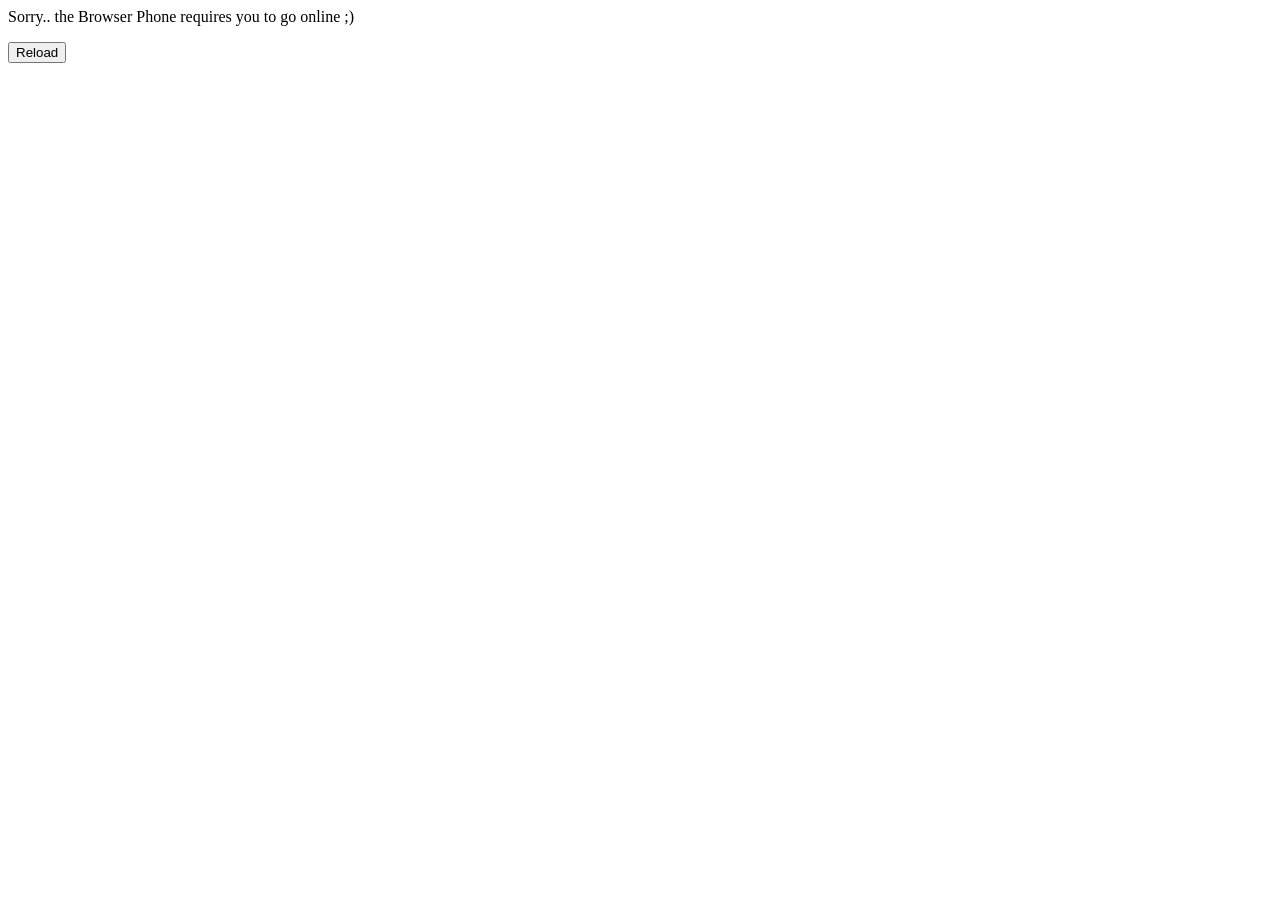
<file: SIP_V4/offline.html>
<html>
    <head>
        <title>Agent Phone | Offline</title>
    </head>
    <body>
        <p>Sorry.. the Browser Phone requires you to go online ;)</p>
        <p><button onclick="javascript:window.location.reload();">Reload</button></p>
    </body>
</html>
</file>
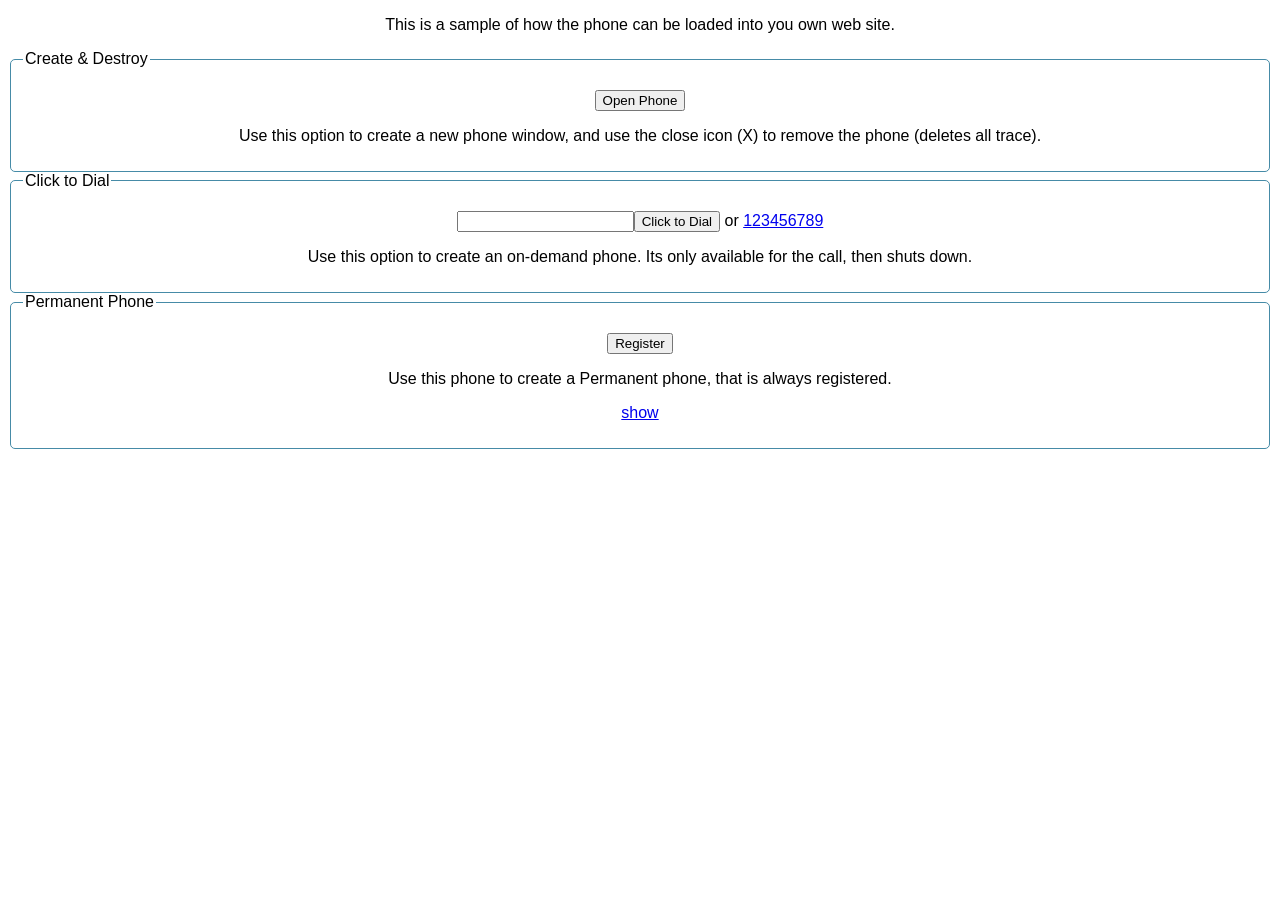
<file: SIP_V4/popup.html>
<!DOCTYPE html>
<html>
    <head>
        <title>Browser Phone (Popup)</title>
        <meta name="description" content="Browser Phone is a fully featured browser based WebRTC SIP phone for Asterisk. Designed to work with Asterisk PBX. It will connect to Asterisk PBX via web socket, and register an extension.  Calls are made between contacts, and a full call detail is saved. Audio and Video Calls can be recorded locally.">

        <meta http-equiv="Content-Type" content="text/html; charset=UTF-8"/>

        <meta http-equiv="Pragma" content="no-cache"/>
        <meta http-equiv="Cache-Control" content="no-cache, no-store, must-revalidate"/>
        <meta http-equiv="Expires" content="0"/>

        <link rel="icon" href="favicon.ico">

        <!-- You Own Scripts -->
        <link rel="stylesheet" type="text/css" href="https://dtd6jl0d42sve.cloudfront.net/lib/jquery/jquery-ui.min.css"/>
        <style>
            body{
                font-family: Arial, Helvetica, sans-serif;
            }
            p{
                text-align: center;
            }
            .ui-dialog .ui-dialog-content{
                padding: 0px !important;
                overflow: hidden !important;
            }
        </style>
        <script type="text/javascript" src="https://dtd6jl0d42sve.cloudfront.net/lib/jquery/jquery-3.3.1.min.js"></script>
        <script type="text/javascript" src="https://dtd6jl0d42sve.cloudfront.net/lib/jquery/jquery-ui.min.js"></script>
        <script lang="javascript">
                let width = 400;
                let height = 700;

                let windowObj = null;
        </script>
        <script lang="javascript">
            // Sample 1
            function OpenAsWindow(num){
                if(windowObj != null){
                    console.warn("Phone window already open");
                }

                var iframe = $('<iframe/>');
                iframe.css("width", "100%");
                iframe.css("height", "100%");
                iframe.attr("frameborder", "0");
                iframe.attr("id", "ThePhone");
                if(num && num != ""){
                    iframe.attr("src", "click-to-dial.html?d="+ num);
                } else {
                    iframe.attr("src", "index.html");
                }

                // Create Window
                windowObj = $('<div/>').html(iframe).dialog({
                    autoOpen: false,
                    title: "Browser Phone",
                    modal: true,
                    width: width,
                    height: height,
                    resizable: true,
                    beforeClose: function( event, ui ) {
                        let phoneContext = $("#ThePhone").get(0).contentWindow;
                        // console.log(phoneContext);

                        // check if any active calls
                        let callCount =  phoneContext.countSessions(0);
                        if(callCount > 0){
                            console.warn("You are on a call:", callCount);
                            alert("You are on a call, please end the call before closing this window.");
                            return false;
                        } else {
                            phoneContext.Unregister(true);
                            return true;
                        }
                    },
                    close: function(event, ui) {
                        windowObj.dialog("destroy");
                        windowObj = null;
                    }
                });

                windowObj.dialog("open");

                CenterWindow();
            }

            // Sample 2
            function ConfirmAndCall(num){
                if(num && confirm(`Would you like to call the number: ${num}`)){
                    OpenAsWindow(num);
                }
            }

            // Sample 3
            function OpenAsHidden(){
                if(windowObj != null){
                    windowObj.dialog("open");
                    return;
                }

                var iframe = $('<iframe/>');
                iframe.css("width", "100%");
                iframe.css("height", "100%");
                iframe.attr("frameborder", "0");
                iframe.attr("id", "ThePhone");
                iframe.attr("src", "index.html");

                // Create Window
                windowObj = $('<div/>').html(iframe).dialog({
                    autoOpen: false,
                    title: "Browser Phone",
                    modal: true,
                    width: width,
                    height: height,
                    resizable: true,
                    close: function(event, ui) {
                        windowObj.dialog("close");
                    }
                });

                windowObj.dialog("open");
                windowObj.dialog("close"); // to open as hidden

                CenterWindow();
            }
            function ShowPhone(){
                if(windowObj) windowObj.dialog("open");
            }

            // Window Tools
            function CloseWindow(){
                if(windowObj){
                    windowObj.dialog("destroy");
                    windowObj = null;
                }
            }
            function CenterWindow(){
                var windowWidth = $(window).outerWidth();
                var windowHeight = $(window).outerHeight();
                var offsetTextHeight = windowObj.parent().outerHeight();

                windowObj.parent().css('left', windowWidth/2 - width/2 + 'px');
                windowObj.parent().css('top', windowHeight/2 - offsetTextHeight/2 + 'px');

                if(windowWidth <= width) {
                    windowObj.parent().css('left', '0px');
                } 
                if(windowHeight <= offsetTextHeight) {
                    windowObj.parent().css('top', '0px');
                }
            }
        </script>
    </head>

    <body>
        <div id=content>
            <p>This is a sample of how the phone can be loaded into you own web site.</p>

            <fieldset style="border: 1px solid rgb(70, 139, 167); border-radius: 5px;">
                <legend>Create & Destroy</legend>
                <p>
                <button onclick="OpenAsWindow()">Open Phone</button>
                </p>
                <p>
                    Use this option to create a new phone window, and use the close icon (X) to remove the phone (deletes all trace).
                </p>
            </fieldset>


            <fieldset style="border: 1px solid rgb(70, 139, 167); border-radius: 5px;">
                <legend>Click to Dial</legend>
                <p>
                    <input type="tel" id="dialNumber"><button onclick="OpenAsWindow($('#dialNumber').val())">Click to Dial</button>
                    or
                    <a href="javascript:;" onclick="ConfirmAndCall('123456789')">123456789</a>
                </p>
                <p>
                    Use this option to create an on-demand phone. Its only available for the call, then shuts down.
                </p>
            </fieldset>

            <fieldset style="border: 1px solid rgb(70, 139, 167); border-radius: 5px;">
                <legend>Permanent Phone</legend>
                <p>
                    <button onclick="OpenAsHidden()">Register</button>
                </p>
                <p>
                    Use this phone to create a Permanent phone, that is always registered.
                </p>
                <p> <a href="javascript:;" onclick="ShowPhone()">show</a> </p>
            </fieldset>

        </div>
    </body>
</html>
</file>
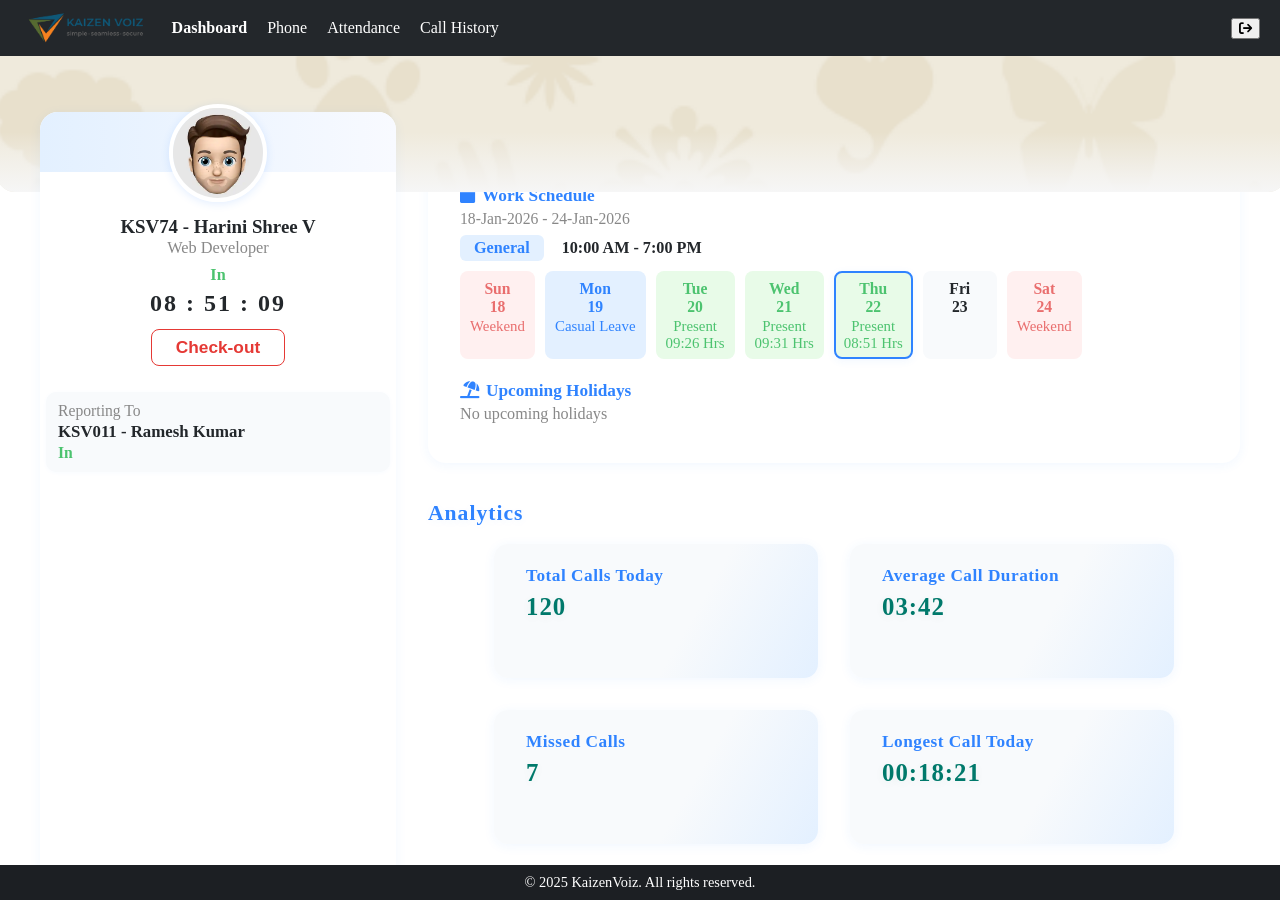
<file: SIP_V4/profile.html>
<!DOCTYPE html>
<html lang="en">
<head>
    <meta charset="utf-8" />
    <meta name="viewport" content="width=device-width,initial-scale=1" />
    <title>Dashboard</title>
    <link rel="stylesheet" type="text/css" href="profile.css"/>
    <link rel="stylesheet" href="https://cdnjs.cloudflare.com/ajax/libs/font-awesome/6.4.2/css/all.min.css">
    <link rel="apple-touch-icon" type="image/png" href="logo.png">
    <link rel="icon" type="image/x-icon" href="logo.png">
</head>
<body>
    <!-- Header 1 -->
    <header style="display:flex;align-items:center;">
        <img src="icons/Kaizenvoiz.png" alt="KaizenVoiz Logo">
        <nav class="main-nav">
            <ul>
                <li><a href="dashboard.html" class="active">Dashboard</a></li>
                <li><a href="index.html">Phone</a></li>
                <li><a href="attendance.html">Attendance</a></li>
                <li><a href="call-history.html">Call History</a></li>
            </ul>
        </nav>
        <div style="flex:1;"></div>
        <button id="logoutBtnHeader" class="icon-btn" title="Logout" style="margin-left:auto;"><i class="fa fa-sign-out"></i></button>
    </header>
    <!-- Banner Image -->
    <div class="dashboard-banner" style="background:url('wallpaper.light.webp') center/cover no-repeat;height: 136px;width: 102%;position:relative;margin-top:56px;margin-left: -11px;">
        <div style="position:absolute;bottom:0;left:0;width:100%;height:60px;background:linear-gradient(180deg,rgba(255,255,255,0) 0,#f6f6f6 100%);"></div>
    </div>
    <!-- Tabs -->
    <!-- <div class="dashboard-tabs">
        <ul>
            <li class="active">Overview</li>
            <li><a href="#">Dashboard</a></li>
            <li><a href="#">Calendar</a></li>
        </ul>
    </div> -->
    <div class="dashboard-main" style="display:flex;gap:32px;max-width:1200px;margin:0 auto;">
        <!-- Left: Profile Card -->
        <div class="dashboard-profile-card">
            <div class="profile-bg"></div>
            <img src="avatars/default.2.webp" alt="Profile" class="profile-pic">
            <div class="profile-name">KSV74 - Harini Shree V</div>
            <div class="profile-role">Web Developer</div>
            <div class="profile-status in">In</div>
            <div class="profile-timer"><span id="profileTimer">08 : 51 : 09</span></div>
            <button class="profile-checkout">Check-out</button>
            <div class="profile-reporting">
                <div class="profile-report-label">Reporting To</div>
                <div class="profile-report-value">KSV011 - Ramesh Kumar</div>
                <div class="profile-report-status in">In</div>
            </div>
        </div>
        <!-- Right: Activities and Analytics -->
        <div style="flex:1;min-width:0;">
            <div class="dashboard-activities-card">
                <div class="dashboard-activities-tabs">
                    <span class="active">Activities</span>
                    <span>Feeds</span>
                    <span>Profile</span>
                    <span>Approvals</span>
                    <span>Leave</span>
                </div>
                <div class="dashboard-activity-block">
                    <div class="dashboard-activity-title"><i class="fa fa-calendar"></i> Work Schedule</div>
                    <div class="dashboard-activity-dates">18-Jan-2026 - 24-Jan-2026</div>
                    <div class="dashboard-activity-schedule">
                        <div class="dashboard-activity-schedule-label">General</div>
                        <div class="dashboard-activity-schedule-time">10:00 AM - 7:00 PM</div>
                    </div>
                    <div class="dashboard-activity-week">
                        <div class="day weekend">Sun<br>18<br><span>Weekend</span></div>
                        <div class="day leave">Mon<br>19<br><span>Casual Leave</span></div>
                        <div class="day present">Tue<br>20<br><span>Present<br>09:26 Hrs</span></div>
                        <div class="day present">Wed<br>21<br><span>Present<br>09:31 Hrs</span></div>
                        <div class="day present today">Thu<br>22<br><span>Present<br>08:51 Hrs</span></div>
                        <div class="day">Fri<br>23<br><span></span></div>
                        <div class="day weekend">Sat<br>24<br><span>Weekend</span></div>
                    </div>
                </div>
                <div class="dashboard-activity-block">
                    <div class="dashboard-activity-title"><i class="fa fa-umbrella-beach"></i> Upcoming Holidays</div>
                    <div class="dashboard-activity-holidays">No upcoming holidays</div>
                </div>
            </div>
            <div class="dashboard-section-title">Analytics</div>
            <div class="dashboard-analytics">
                <div class="dashboard-analytic-box">
                    <div class="dashboard-analytic-title">Total Calls Today</div>
                    <div class="dashboard-analytic-value" id="callsToday">120</div>
                </div>
                <div class="dashboard-analytic-box">
                    <div class="dashboard-analytic-title">Average Call Duration</div>
                    <div class="dashboard-analytic-value" id="avgCallDuration">03:42</div>
                </div>
                <div class="dashboard-analytic-box">
                    <div class="dashboard-analytic-title">Missed Calls</div>
                    <div class="dashboard-analytic-value" id="missedCalls">7</div>
                </div>
                <div class="dashboard-analytic-box">
                    <div class="dashboard-analytic-title">Longest Call Today</div>
                    <div class="dashboard-analytic-value" id="longestCall">00:18:21</div>
                </div>
            </div>
        </div>
    </div>
    <footer>
        <p>&copy; 2025 KaizenVoiz. All rights reserved.</p>
    </footer>
    
</body>
</html>
</file>
<file: SIP_V4/kaizenvoiz-theme.css>
/* ============================================================
   KaizenVoiz — Unified Design System v2.0
   Professional Contact Center Agent Interface
   Supports: [data-theme="dark"] and [data-theme="light"]
   ============================================================ */

@import url('https://fonts.googleapis.com/css2?family=DM+Sans:wght@300;400;500;600;700&family=JetBrains+Mono:wght@400;500;600&display=swap');

/* ─── CSS Custom Properties ─────────────────────────────── */
:root {
  --font-ui:   'DM Sans', system-ui, sans-serif;
  --font-mono: 'JetBrains Mono', 'Courier New', monospace;

  /* Accent — brand orange from logo */
  --accent:        #E8622A;
  --accent-hover:  #F07340;
  --accent-dim:    rgba(232, 98, 42, 0.15);
  --accent-glow:   0 0 20px rgba(232, 98, 42, 0.35);

  /* Blue — secondary accent */
  --blue:          #2F83FF;
  --blue-dim:      rgba(47, 131, 255, 0.12);

  /* Green / status */
  --green:         #3DBE6C;
  --green-dim:     rgba(61, 190, 108, 0.12);
  --red:           #E55353;
  --red-dim:       rgba(229, 83, 83, 0.12);
  --yellow:        #F0A500;
  --yellow-dim:    rgba(240, 165, 0, 0.12);

  /* Transitions */
  --transition:    0.2s cubic-bezier(0.4, 0, 0.2, 1);
  --transition-slow: 0.35s cubic-bezier(0.4, 0, 0.2, 1);

  /* Border radius */
  --radius-sm: 6px;
  --radius:    10px;
  --radius-lg: 16px;

  /* Header / footer sizes */
  --header-h: 58px;
  --footer-h: 30px;
  --subheader-h: 52px;
}

/* ─── DARK THEME (default) ──────────────────────────────── */
[data-theme="dark"], body.dark {
  --bg:          #0C0F14;
  --bg-1:        #111520;
  --bg-2:        #161C2C;
  --bg-3:        #1E2638;
  --bg-4:        #243044;

  --surface:     #141824;
  --surface-2:   #1A2030;
  --surface-3:   #202840;

  --border:      rgba(255,255,255,0.07);
  --border-2:    rgba(255,255,255,0.12);
  --border-focus:rgba(47,131,255,0.6);

  --text-primary:  #F0F4FF;
  --text-secondary:#8A96B0;
  --text-muted:    #d3d6db;;

  --glass-bg:      rgba(20, 28, 48, 0.85);
  --glass-border:  rgba(255,255,255,0.06);
  --shadow-card:   0 4px 24px rgba(0,0,0,0.5), 0 1px 4px rgba(0,0,0,0.3);
  --shadow-sm:     0 2px 8px rgba(0,0,0,0.4);
  --shadow-lg:     0 8px 48px rgba(0,0,0,0.6);

  --header-bg:     rgba(11, 15, 22, 0.97);
  --header-border: rgba(255,255,255,0.06);
  --nav-hover:     rgba(255,255,255,0.05);
  --nav-active-bg: rgba(47,131,255,0.12);

  --input-bg:      rgba(255,255,255,0.04);
  --input-border:  rgba(255,255,255,0.09);

  --status-dot:    #1E2638;

  /* Table */
  --row-odd:       rgba(255,255,255,0.02);
  --row-hover:     rgba(47,131,255,0.05);
  --th-bg:         rgba(255,255,255,0.04);
}

/* ─── LIGHT THEME ──────────────────────────────────────── */
[data-theme="light"], body.light {
  --bg:          #F2F5FA;
  --bg-1:        #EBF0F8;
  --bg-2:        #E4ECF5;
  --bg-3:        #D8E4F0;
  --bg-4:        #C8D8EA;

  --surface:     #FFFFFF;
  --surface-2:   #F6F9FD;
  --surface-3:   #EDF2FA;

  --border:      rgba(0,0,0,0.07);
  --border-2:    rgba(0,0,0,0.12);
  --border-focus:rgba(47,131,255,0.5);

  --text-primary:  #0D1526;
  --text-secondary:#4A5568;
  --text-muted:    #000000;

  --glass-bg:      rgba(255, 255, 255, 0.88);
  --glass-border:  rgba(0,0,0,0.06);
  --shadow-card:   0 2px 12px rgba(0,0,0,0.08), 0 1px 3px rgba(0,0,0,0.05);
  --shadow-sm:     0 1px 4px rgba(0,0,0,0.08);
  --shadow-lg:     0 8px 32px rgba(0,0,0,0.12);

  /* --header-bg:     rgba(255, 255, 255, 0.97); */
    --header-bg:   rgb(231 231 231 / 97%);
  --header-border: rgba(0,0,0,0.07);
  --nav-hover:     rgba(0,0,0,0.04);
  --nav-active-bg: rgba(47,131,255,0.08);

  --input-bg:      rgba(0,0,0,0.02);
  --input-border:  rgba(0,0,0,0.1);

  --status-dot:    #E4ECF5;

  --row-odd:       rgba(0,0,0,0.015);
  --row-hover:     rgba(47,131,255,0.04);
  --th-bg:         rgba(0,0,0,0.03);
}

/* ─── BASE RESET ────────────────────────────────────────── */
*, *::before, *::after {
  box-sizing: border-box;
  margin: 0;
  padding: 0;
}

html { scroll-behavior: smooth; }

body {
  font-family: var(--font-ui);
  background: var(--bg);
  color: var(--text-primary);
  min-height: 100vh;
  transition: background var(--transition-slow), color var(--transition-slow);
  -webkit-font-smoothing: antialiased;
  -moz-osx-font-smoothing: grayscale;
}

/* ─── HEADER ────────────────────────────────────────────── */
header {
  position: fixed;
  top: 0; left: 0; right: 0;
  height: var(--header-h);
  background: var(--header-bg);
  border-bottom: 1px solid var(--header-border);
  backdrop-filter: blur(20px);
  -webkit-backdrop-filter: blur(20px);
  display: flex;
  align-items: center;
  padding: 0 20px;
  z-index: 1000;
  gap: 0;
  transition: background var(--transition-slow), border-color var(--transition-slow);
}

header img {
  height: 38px;
  margin-right: 24px;
  flex-shrink: 0;
  filter: drop-shadow(0 0 8px rgba(232,98,42,0.3));
}

/* ─── NAVIGATION ────────────────────────────────────────── */
.main-nav { flex: 1; }

.main-nav ul {
  list-style: none;
  display: flex;
  gap: 2px;
  align-items: center;
  height: var(--header-h);
}

.main-nav ul li a {
  color: var(--text-secondary);
  text-decoration: none;
  font-size: 13px;
  font-weight: 500;
  padding: 6px 13px;
  border-radius: var(--radius-sm);
  transition: all var(--transition);
  display: flex;
  align-items: center;
  gap: 6px;
  letter-spacing: 0.01em;
  position: relative;
}

.main-nav ul li a i {
  font-size: 12px;
  opacity: 0.7;
}

.main-nav ul li a:hover {
  background: var(--nav-hover);
  color: var(--text-primary);
}

.main-nav ul li a.active {
  background: var(--nav-active-bg);
  color: var(--blue);
  font-weight: 600;
}

.main-nav ul li a.active::after {
  content: '';
  position: absolute;
  bottom: -1px;
  left: 50%;
  transform: translateX(-50%);
  width: 50%;
  height: 2px;
  background: var(--blue);
  border-radius: 2px 2px 0 0;
}

/* ─── HEADER RIGHT SIDE ─────────────────────────────────── */
.header-right {
  display: flex;
  align-items: center;
  gap: 8px;
  margin-left: auto;
}

/* Agent status pill */
.agent-status-pill {
  display: flex;
  align-items: center;
  gap: 8px;
  padding: 5px 12px 5px 8px;
  background: var(--surface-2);
  border: 1px solid var(--border);
  border-radius: 999px;
  font-size: 12px;
  font-weight: 500;
  color: var(--text-secondary);
  transition: all var(--transition);
}

.agent-status-pill .status-indicator {
  width: 8px;
  height: 8px;
  border-radius: 50%;
  background: var(--green);
  box-shadow: 0 0 6px var(--green);
  animation: pulse-status 2.5s ease-in-out infinite;
}

@keyframes pulse-status {
  0%, 100% { opacity: 1; box-shadow: 0 0 6px var(--green); }
  50%       { opacity: 0.6; box-shadow: 0 0 12px var(--green); }
}

/* Agent name */
.agent-name {
  font-size: 12px;
  font-weight: 600;
  color: var(--text-primary);
  font-family: var(--font-mono);
  letter-spacing: 0.03em;
}

/* ─── THEME TOGGLE BUTTON ──────────────────────────────── */
.theme-toggle {
  width: 36px;
  height: 36px;
  border-radius: var(--radius-sm);
  border: 1px solid var(--border-2);
  background: var(--surface-2);
  color: var(--text-secondary);
  cursor: pointer;
  display: flex;
  align-items: center;
  justify-content: center;
  font-size: 15px;
  transition: all var(--transition);
  position: relative;
  overflow: hidden;
}

.theme-toggle:hover {
  border-color: var(--accent);
  color: var(--accent);
  background: var(--accent-dim);
  transform: scale(1.05);
}

.theme-toggle .icon-sun,
.theme-toggle .icon-moon {
  position: absolute;
  transition: transform var(--transition), opacity var(--transition);
}

[data-theme="dark"] .theme-toggle .icon-sun,
body.dark .theme-toggle .icon-sun {
  transform: translateY(0);
  opacity: 1;
}
[data-theme="dark"] .theme-toggle .icon-moon,
body.dark .theme-toggle .icon-moon {
  transform: translateY(20px);
  opacity: 0;
}

[data-theme="light"] .theme-toggle .icon-sun,
body.light .theme-toggle .icon-sun {
  transform: translateY(-20px);
  opacity: 0;
}
[data-theme="light"] .theme-toggle .icon-moon,
body.light .theme-toggle .icon-moon {
  transform: translateY(0);
  opacity: 1;
}

/* ─── ICON BUTTONS (logout, etc.) ──────────────────────── */
.icon-btn {
  height: 34px;
  padding: 0 14px;
  border-radius: var(--radius-sm);
  border: 1px solid var(--border-2);
  background: var(--surface-2);
  color: var(--text-secondary);
  font-size: 12px;
  font-weight: 600;
  cursor: pointer;
  display: flex;
  align-items: center;
  gap: 6px;
  transition: all var(--transition);
  white-space: nowrap;
}

.icon-btn:hover {
  background: var(--surface-3);
  color: var(--text-primary);
  border-color: var(--border-2);
}

#logoutBtn {
  background: var(--red-dim);
  color: var(--red);
  border-color: rgba(229,83,83,0.25);
}

#logoutBtn:hover {
  background: var(--red);
  color: #fff;
  border-color: var(--red);
}

/* ─── FOOTER ────────────────────────────────────────────── */
footer {
  position: fixed;
  bottom: 0; left: 0; right: 0;
  height: var(--footer-h);
  background: var(--header-bg);
  border-top: 1px solid var(--header-border);
  display: flex;
  align-items: center;
  justify-content: center;
  z-index: 999;
  transition: background var(--transition-slow);
}

footer p {
  margin: 0;
  font-size: 11px;
  color: var(--text-muted);
  font-family: var(--font-mono);
  letter-spacing: 0.03em;
}

/* ─── CARDS / PANELS ─────────────────────────────────────── */
.card, .panel {
  background: var(--surface);
  border: 1px solid var(--border);
  border-radius: var(--radius-lg);
  box-shadow: var(--shadow-card);
  transition: background var(--transition-slow), border-color var(--transition-slow);
}

/* ─── FORM INPUTS ────────────────────────────────────────── */
input[type=text], input[type=search], input[type=tel],
input[type=email], input[type=date], input[type=time],
input[type=password], select, textarea {
  font-family: var(--font-ui);
  font-size: 13px;
  background: var(--input-bg);
  border: 1px solid var(--input-border);
  border-radius: var(--radius-sm);
  color: var(--text-primary);
  padding: 8px 12px;
  outline: none;
  transition: border-color var(--transition), box-shadow var(--transition);
  width: 100%;
}

input:focus, select:focus, textarea:focus {
  border-color: var(--border-focus);
  box-shadow: 0 0 0 3px rgba(47,131,255,0.1);
}

input::placeholder, textarea::placeholder {
  color: var(--text-muted);
}

/* ─── BUTTONS ────────────────────────────────────────────── */
.btn {
  font-family: var(--font-ui);
  font-size: 13px;
  font-weight: 600;
  padding: 8px 18px;
  border-radius: var(--radius-sm);
  border: 1px solid transparent;
  cursor: pointer;
  transition: all var(--transition);
  display: inline-flex;
  align-items: center;
  gap: 6px;
  letter-spacing: 0.01em;
}

.btn-primary {
  background: var(--blue);
  color: #fff;
  border-color: var(--blue);
  box-shadow: 0 2px 8px rgba(47,131,255,0.3);
}
.btn-primary:hover {
  background: #388bfd;
  box-shadow: 0 4px 16px rgba(47,131,255,0.4);
  transform: translateY(-1px);
}

.btn-secondary {
  background: var(--surface-2);
  color: var(--text-primary);
  border-color: var(--border-2);
}
.btn-secondary:hover {
  background: var(--surface-3);
}

.btn-accent {
  background: var(--accent);
  color: #fff;
  border-color: var(--accent);
  box-shadow: 0 2px 8px rgba(232,98,42,0.3);
}
.btn-accent:hover {
  background: var(--accent-hover);
  box-shadow: var(--accent-glow);
  transform: translateY(-1px);
}

.btn-danger {
  background: var(--red-dim);
  color: var(--red);
  border-color: rgba(229,83,83,0.25);
}
.btn-danger:hover {
  background: var(--red);
  color: #fff;
}

/* nav-btn for week prev/next */
.nav-btn {
  padding: 7px 14px;
  border-radius: var(--radius-sm);
  border: 1px solid var(--border-2);
  background: var(--surface-2);
  color: var(--text-secondary);
  font-size: 12px;
  font-weight: 600;
  cursor: pointer;
  transition: all var(--transition);
}
.nav-btn:hover {
  background: var(--surface-3);
  color: var(--text-primary);
  border-color: var(--blue);
}

/* ─── STATUS BADGES ──────────────────────────────────────── */
.badge {
  display: inline-flex;
  align-items: center;
  gap: 5px;
  padding: 3px 10px;
  border-radius: 999px;
  font-size: 11px;
  font-weight: 600;
  font-family: var(--font-mono);
  letter-spacing: 0.04em;
  width: 102px;
}

.badge-green  { background: var(--green-dim); color: var(--green); border: 1px solid rgba(61,190,108,0.2); }
.badge-red    { background: var(--red-dim);   color: var(--red);   border: 1px solid rgba(229,83,83,0.2); }
.badge-blue   { background: var(--blue-dim);  color: var(--blue);  border: 1px solid rgba(47,131,255,0.2); }
.badge-yellow { background: var(--yellow-dim);color: var(--yellow);border: 1px solid rgba(240,165,0,0.2); }
.badge-muted  { background: var(--surface-2); color: var(--text-muted); border: 1px solid var(--border); }

/* ─── SCROLLBAR ──────────────────────────────────────────── */
::-webkit-scrollbar { width: 5px; height: 5px; }
::-webkit-scrollbar-track { background: transparent; }
::-webkit-scrollbar-thumb { background: var(--border-2); border-radius: 99px; }
::-webkit-scrollbar-thumb:hover { background: var(--text-muted); }

/* ─── SECTION DIVIDERS / LABELS ─────────────────────────── */
.section-label {
  font-family: var(--font-mono);
  font-size: 10px;
  font-weight: 600;
  text-transform: uppercase;
  letter-spacing: 0.12em;
  color: var(--text-muted);
  padding-bottom: 8px;
  border-bottom: 1px solid var(--border);
  margin-bottom: 12px;
}

/* ─── SUBHEADER (Week/Date nav bar) ──────────────────────── */
.week-header, .fixed-header {
  position: sticky;
  top: var(--header-h);
  height: var(--subheader-h);
  background: var(--glass-bg);
  border-bottom: 1px solid var(--border);
  backdrop-filter: blur(16px);
  -webkit-backdrop-filter: blur(16px);
  z-index: 990;
  display: flex;
  align-items: center;
  padding: 0 20px;
  gap: 12px;
  transition: background var(--transition-slow);
  box-shadow: var(--shadow-sm);
}

.week-range {
  font-family: var(--font-mono);
  font-size: 13px;
  font-weight: 600;
  color: var(--text-primary);
  min-width: 180px;
  text-align: center;
}

/* ─── CALENDAR POPUP ─────────────────────────────────────── */
.calendar-popup {
  position: absolute;
  top: calc(var(--header-h) + var(--subheader-h) + 8px);
  left: 50%;
  transform: translateX(-50%);
  width: 260px;
  background: var(--surface);
  border: 1px solid var(--border-2);
  border-radius: var(--radius-lg);
  box-shadow: var(--shadow-lg);
  padding: 16px;
  z-index: 2000;
  transition: background var(--transition-slow);
}

.calendar-popup.hidden { display: none !important; }

.calendar-header {
  display: flex;
  justify-content: space-between;
  align-items: center;
  font-weight: 700;
  font-size: 13px;
  color: var(--text-primary);
  margin-bottom: 12px;
}

.calendar-header button {
  border: 1px solid var(--border-2);
  background: var(--surface-2);
  color: var(--text-secondary);
  padding: 5px 10px;
  border-radius: var(--radius-sm);
  cursor: pointer;
  font-size: 11px;
  transition: all var(--transition);
}
.calendar-header button:hover {
  background: var(--surface-3);
  color: var(--text-primary);
}

.calendar-grid { display: grid; gap: 4px; }
.calendar-grid.days { grid-template-columns: repeat(7, 1fr); }
.weekday-name {
  font-weight: 600;
  color: var(--text-muted);
  font-size: 11px;
  text-align: center;
  padding-bottom: 4px;
  font-family: var(--font-mono);
}

.calendar-grid div:not(.weekday-name) {
  text-align: center;
  padding: 6px 0;
  border-radius: var(--radius-sm);
  cursor: pointer;
  font-size: 12px;
  color: var(--text-secondary);
  transition: all var(--transition);
}
.calendar-grid div:not(.weekday-name):hover { background: var(--nav-hover); color: var(--text-primary); }
.calendar-grid .active-week { background: var(--blue-dim); border: 1px solid rgba(47,131,255,0.3); color: var(--blue); }
.calendar-grid .today { background: var(--accent-dim); border: 1px solid rgba(232,98,42,0.3); color: var(--accent); font-weight: 700; }

.calendar-grid.months { grid-template-columns: repeat(3, 1fr); }
.calendar-grid.years  { grid-template-columns: repeat(4, 1fr); }

/* ─── TABLE (DataTables override) ───────────────────────── */
table.dataTable {
  border-collapse: separate !important;
  border-spacing: 0 5px !important;
  width: 100%;
}

table.dataTable thead th {
  background: var(--th-bg) !important;
  border: none !important;
  color: var(--text-muted) !important;
  font-size: 11px !important;
  font-weight: 700 !important;
  text-transform: uppercase;
  letter-spacing: 0.08em;
  padding: 10px 14px !important;
  font-family: var(--font-mono) !important;
}
table.dataTable thead th:first-child { border-radius: var(--radius-sm) 0 0 var(--radius-sm) !important; }
table.dataTable thead th:last-child  { border-radius: 0 var(--radius-sm) var(--radius-sm) 0 !important; }

table.dataTable tbody tr {
  background: var(--surface) !important;
  border-radius: var(--radius-sm);
  transition: background var(--transition);
}
table.dataTable tbody tr:hover { background: var(--row-hover) !important; }

table.dataTable tbody td {
  border: none !important;
  padding: 11px 14px !important;
  font-size: 13px;
  color: var(--text-primary);
  vertical-align: middle;
  border-top: 1px solid var(--border) !important;
}
table.dataTable tbody tr td:first-child { border-radius: var(--radius-sm) 0 0 var(--radius-sm) !important; }
table.dataTable tbody tr td:last-child  { border-radius: 0 var(--radius-sm) var(--radius-sm) 0 !important; }

/* ─── CALL STATUS CELLS ─────────────────────────────────── */
.status-cell {
  display: inline-flex;
  align-items: center;
  gap: 6px;
  padding: 4px 12px;
  border-radius: 999px;
  font-size: 11px;
  font-weight: 600;
  font-family: var(--font-mono);
  letter-spacing: 0.04em;
}

.cell-cancelled { background: var(--red-dim);    color: var(--red);    border: 1px solid rgba(229,83,83,0.2); }
.cell-spoken    { background: var(--green-dim);  color: var(--green);  border: 1px solid rgba(61,190,108,0.2); }
.cell-received  { background: var(--yellow-dim); color: var(--yellow); border: 1px solid rgba(240,165,0,0.2); }
.cell-default   { background: var(--surface-2);  color: var(--text-muted); border: 1px solid var(--border); }

/* Status cell dot */
.status-cell::before {
  content: '';
  width: 6px; height: 6px;
  border-radius: 50%;
  background: currentColor;
  flex-shrink: 0;
}

/* ─── AVATAR ─────────────────────────────────────────────── */
.avatar {
  width: 32px; height: 32px;
  border-radius: 50%;
  background: var(--blue-dim);
  border: 1px solid rgba(47,131,255,0.2);
  color: var(--blue);
  font-weight: 700;
  font-size: 12px;
  display: inline-flex;
  align-items: center;
  justify-content: center;
  margin-right: 8px;
  font-family: var(--font-mono);
  flex-shrink: 0;
}

/* ─── KPI CARDS (Dashboard) ─────────────────────────────── */
.kpi-card {
  background: var(--surface);
  border: 1px solid var(--border);
  border-radius: var(--radius-lg);
  padding: 18px 20px;
  position: relative;
  overflow: hidden;
  transition: all var(--transition);
  box-shadow: var(--shadow-card);
}
.kpi-card::after {
  content: '';
  position: absolute;
  top: 0; right: 0;
  width: 60px; height: 60px;
  background: radial-gradient(circle, var(--accent-dim) 0%, transparent 70%);
  pointer-events: none;
}
.kpi-card:hover {
  border-color: var(--border-2);
  transform: translateY(-2px);
  box-shadow: var(--shadow-lg);
}

.kpi-title {
  font-size: 10px;
  font-weight: 700;
  text-transform: uppercase;
  letter-spacing: 0.1em;
  color: var(--text-muted);
  font-family: var(--font-mono);
  margin-bottom: 10px;
}
.kpi-value {
  font-size: 28px;
  font-weight: 700;
  color: var(--text-primary);
  line-height: 1;
  font-family: var(--font-mono);
}
.kpi-down {
  font-size: 11px;
  color: var(--text-muted);
  margin-top: 6px;
}

/* ─── ATTENDANCE TIMELINE ──────────────────────────────── */
.day-row {
  display: grid;
  grid-template-columns: 72px 88px 1fr 80px 80px;
  align-items: center;
  padding: 10px 4px;
  border-bottom: 1px solid var(--border);
  position: relative;
  transition: background var(--transition);
}
.day-row:hover { background: var(--row-hover); border-radius: var(--radius-sm); }

.day-label {
  font-weight: 700;
  font-size: 12px;
  color: var(--text-primary);
  font-family: var(--font-mono);
}
.day-row.today .day-label { color: var(--blue); }

.time-in, .time-out {
  font-size: 12px;
  color: var(--text-secondary);
  display: flex;
  align-items: center;
  gap: 5px;
  font-family: var(--font-mono);
}

.dot { width: 7px; height: 7px; border-radius: 50%; flex-shrink: 0; }
.dot-in  { background: var(--green); box-shadow: 0 0 4px var(--green); }
.dot-out { background: var(--red);   box-shadow: 0 0 4px var(--red); }

.timeline-bar {
  position: relative;
  height: 6px;
  background: var(--surface-2);
  border-radius: 99px;
  overflow: visible;
}
.timeline-bar.logged  { background: var(--surface-2); }
.timeline-bar.not-logged { background: var(--yellow-dim); }
.timeline-bar.weekend { background: var(--surface-3); }

.session {
  position: absolute;
  top: 0; height: 6px;
  background: linear-gradient(90deg, var(--green), #5FD88A);
  border-radius: 99px;
  box-shadow: 0 0 8px rgba(61,190,108,0.4);
  transition: width 0.9s cubic-bezier(.4,0,.2,1), left 0.9s cubic-bezier(.4,0,.2,1);
}
.session.break {
  background: linear-gradient(90deg, var(--red), #F07070);
  box-shadow: 0 0 8px rgba(229,83,83,0.4);
}

.today-line {
  position: absolute;
  width: 2px;
  top: -8px; bottom: -8px;
  background: var(--blue);
  box-shadow: 0 0 8px rgba(47,131,255,0.5);
  border-radius: 2px;
}

/* ─── ATTENDANCE REPORT TABLE ───────────────────────────── */
.report-container {
  margin-top: 48px;
  background: var(--surface);
  border: 1px solid var(--border);
  border-radius: var(--radius-lg);
  padding: 24px;
  box-shadow: var(--shadow-card);
}

.report-table {
  width: 100%;
  border-collapse: separate;
  border-spacing: 0 5px;
}
.report-table thead th {
  font-size: 11px;
  font-weight: 700;
  text-transform: uppercase;
  letter-spacing: 0.08em;
  color: var(--text-muted);
  font-family: var(--font-mono);
  padding: 10px 14px;
  background: var(--th-bg);
}
.report-row { background: var(--surface-2); border-radius: var(--radius-sm); }
.report-row.weekend-row { background: var(--yellow-dim) !important; }
.report-row td { padding: 12px 14px; font-size: 13px; color: var(--text-primary); }

.status-present { color: var(--green); font-weight: 700; }
.status-absent  { color: var(--red);   font-weight: 700; }
.status-weekend { color: var(--yellow);font-weight: 700; }

/* ─── BREAK CONTROLS ─────────────────────────────────────── */
.break-controls {
  display: flex;
  align-items: center;
  gap: 10px;
}

#breakTimer {
  font-family: var(--font-mono);
  font-size: 14px;
  font-weight: 600;
  color: var(--text-primary);
  min-width: 88px;
  text-align: center;
  background: var(--surface-2);
  border: 1px solid var(--border);
  padding: 5px 10px;
  border-radius: var(--radius-sm);
  letter-spacing: 0.06em;
}

.break-btn {
  padding: 7px 16px;
  border: none;
  border-radius: var(--radius-sm);
  font-size: 12px;
  font-weight: 600;
  cursor: pointer;
  background: var(--surface-2);
  color: var(--text-secondary);
  border: 1px solid var(--border-2);
  transition: all var(--transition);
  font-family: var(--font-ui);
}
.break-btn:hover { background: var(--yellow-dim); color: var(--yellow); border-color: rgba(240,165,0,0.3); }
.break-btn.end { background: var(--red-dim); color: var(--red); border-color: rgba(229,83,83,0.3); }
.break-btn.end:hover { background: var(--red); color: #fff; }

/* ─── SEARCH INPUT ───────────────────────────────────────── */
.header-search {
  padding: 8px 14px;
  border-radius: var(--radius-sm);
  border: 1px solid var(--border-2);
  background: var(--input-bg);
  color: var(--text-primary);
  font-size: 13px;
  min-width: 200px;
  transition: all var(--transition);
  font-family: var(--font-ui);
}
.header-search:focus {
  border-color: var(--border-focus);
  box-shadow: 0 0 0 3px rgba(47,131,255,0.1);
  outline: none;
  min-width: 240px;
}

/* ─── EXPORT BUTTON ──────────────────────────────────────── */
.btn-export {
  padding: 8px 16px;
  border-radius: var(--radius-sm);
  border: 1px solid var(--border-2);
  background: var(--surface-2);
  color: var(--text-secondary);
  font-size: 12px;
  font-weight: 600;
  cursor: pointer;
  transition: all var(--transition);
  font-family: var(--font-ui);
  display: flex;
  align-items: center;
  gap: 6px;
}
.btn-export:hover {
  background: var(--green-dim);
  color: var(--green);
  border-color: rgba(61,190,108,0.3);
}

/* ─── VIEW TOGGLE ICONS (Attendance) ────────────────────── */
.icon-btn.active {
  background: var(--blue-dim);
  color: var(--blue);
  border-color: rgba(47,131,255,0.3);
}

/* ─── TOAST ──────────────────────────────────────────────── */
.attendance-toast {
  position: fixed;
  top: calc(var(--header-h) + 10px);
  right: 16px;
  background: var(--surface);
  border: 1px solid var(--border-2);
  color: var(--text-primary);
  padding: 10px 18px;
  border-radius: var(--radius);
  font-size: 13px;
  font-weight: 500;
  box-shadow: var(--shadow-lg);
  opacity: 0;
  pointer-events: none;
  z-index: 20000;
  transition: opacity var(--transition), transform var(--transition);
  transform: translateY(-12px);
}
.attendance-toast.show {
  opacity: 1;
  pointer-events: auto;
  transform: translateY(0);
}

/* ─── PROFILE CARD ───────────────────────────────────────── */
.dashboard-profile-card {
  background: var(--surface);
  border: 1px solid var(--border);
  border-radius: var(--radius-lg);
  box-shadow: var(--shadow-card);
  padding: 28px 20px;
  display: flex;
  flex-direction: column;
  align-items: center;
  transition: background var(--transition-slow);
}

/* ─── PAGE CONTAINER ─────────────────────────────────────── */
.page-container {
  max-width: 1200px;
  margin: calc(var(--header-h) + var(--subheader-h) + 20px) auto 60px;
  padding: 0 20px;
  margin-top: -72px !important;
}

.attendance-container {
  margin-top: 69px !important;
  margin: calc(var(--header-h) + var(--subheader-h) + 20px) auto 60px;
  background: var(--surface);
  border: 1px solid var(--border);
  border-radius: var(--radius-lg);
  padding: 20px;
  box-shadow: var(--shadow-card);
  max-width: 1100px;
}

/* ─── MISC UTILITIES ─────────────────────────────────────── */
.hidden { display: none !important; }

.time-scale-wrap { position: relative; margin-top: 16px; height: 36px; }
.time-scale { position: absolute; left: 0; right: 0; height: 20px; }
.time-label {
  position: absolute;
  top: 0;
  transform: translateX(-50%);
  font-size: 11px;
  color: var(--text-muted);
  white-space: nowrap;
  pointer-events: none;
  font-family: var(--font-mono);
}

.live-connector {
  position: absolute;
  border-left: 2px dotted rgba(47,131,255,0.5);
  height: 28px;
  top: -368px;
  pointer-events: none;
}

.live-dot {
  position: absolute;
  width: 8px; height: 8px;
  background: var(--blue);
  border-radius: 50%;
  top: -6px;
  transform: translateX(-50%);
  pointer-events: none;
  box-shadow: 0 0 8px var(--blue);
}

.bar-label {
  position: absolute;
  top: -20px;
  background: var(--surface);
  border: 1px solid var(--border);
  padding: 2px 6px;
  font-size: 10px;
  border-radius: 4px;
  font-family: var(--font-mono);
  color: var(--text-secondary);
}

/* ─── Dashboard background (dark) ──────────────────────── */
[data-theme="dark"] .container,
body.dark .container { background: transparent; }

/* ─── CALENDAR BTN ───────────────────────────────────────── */
.calendar-btn {
  width: 34px; height: 34px;
  border-radius: var(--radius-sm);
  border: 1px solid var(--border-2);
  background: var(--surface-2);
  display: flex;
  align-items: center;
  justify-content: center;
  cursor: pointer;
  transition: all var(--transition);
}
.calendar-btn:hover {
  border-color: var(--accent);
  background: var(--accent-dim);
}
.calendar-btn img, .calendar-icon { width: 18px; height: 18px; opacity: 0.6; }
[data-theme="dark"] .calendar-btn img,
body.dark .calendar-btn img { filter: invert(1); }

/* ─── CENTER CONTROLS (header row) ─────────────────────── */
.center-controls, .week-center {
  display: flex;
  align-items: center;
  gap: 8px;
  flex: 1;
  justify-content: center;
}
.week-left, .left-icons { display: flex; align-items: center; gap: 6px; min-width: 120px; }
.week-right { display: flex; align-items: center; gap: 8px; justify-content: flex-end; min-width: 180px; }

/* ─── HEADER ICON TOGGLE GROUP ──────────────────────────── */
.icon-btn { border-radius: var(--radius-sm); }

/* fix rounded group */
.left-icons .icon-btn:first-child { border-radius: var(--radius-sm) 0 0 var(--radius-sm); }
.left-icons .icon-btn:last-child  { border-radius: 0 var(--radius-sm) var(--radius-sm) 0; }
.left-icons .icon-btn:only-child  { border-radius: var(--radius-sm); }

.header-icon { width: 18px; height: 18px; opacity: 0.65; }
[data-theme="dark"] .header-icon,
body.dark .header-icon { filter: invert(1); }

/* ─── PAGE TITLE ─────────────────────────────────────────── */
.page-title {
  font-size: 18px;
  font-weight: 700;
  color: var(--text-primary);
  letter-spacing: -0.01em;
  margin-bottom: 2px;
}
.page-subtitle {
  font-size: 12px;
  color: var(--text-muted);
  font-family: var(--font-mono);
}
</file>
<file: SIP_V4/profile.css>
/* Banner */
.dashboard-banner {
    width: 100%;
    height: 170px;
    position: relative;
    background: #e3f0ff;
    border-bottom-left-radius: 18px;
    border-bottom-right-radius: 18px;
    overflow: hidden;
    margin-bottom: 0;
}

/* Tabs */
.dashboard-tabs {
    background: #fff;
    border-bottom: 1.5px solid #e3e8ee;
    margin-bottom: 0;
    margin-top: 56px;
    z-index: 2;
    position: relative;
}
.dashboard-tabs ul {
    display: flex;
    gap: 32px;
    list-style: none;
    margin: 0;
    padding: 0 0 0 32px;
}
.dashboard-tabs li {
    font-size: 1.13rem;
    font-weight: 600;
    color: #222;
    padding: 18px 0 10px 0;
    cursor: pointer;
    border-bottom: 3px solid transparent;
    transition: border 0.2s, color 0.2s;
}
.dashboard-tabs li.active, .dashboard-tabs li:hover {
    color: #2f83ff;
    border-bottom: 3px solid #2f83ff;
}
.dashboard-tabs li a { color: inherit; text-decoration: none; }

/* Main layout */
.dashboard-main {
    display: flex;
    gap: 32px;
    max-width: 1200px;
    margin: 0 auto;
    margin-top: 0;
    padding: 0 16px 32px 16px;
}

/* Profile Card */
.dashboard-profile-card {
    background: #fff;
    border-radius: 18px;
    box-shadow: 0 2px 12px #2f83ff11;
    width: 320px;
    min-width: 260px;
    margin-top: -80px;
    display: flex;
    flex-direction: column;
    align-items: center;
    padding: 32px 18px 24px 18px;
    position: relative;
    z-index: 3;
}
.dashboard-profile-card .profile-bg {
    position: absolute;
    top: 0; left: 0; right: 0; height: 60px;
    background: linear-gradient(90deg, #e3f0ff 0%, #f8faff 100%);
    border-top-left-radius: 18px;
    border-top-right-radius: 18px;
    z-index: 1;
}
.dashboard-profile-card .profile-pic {
    width: 90px;
    height: 90px;
    border-radius: 50%;
    object-fit: cover;
    border: 4px solid #fff;
    margin-top: -40px;
    margin-bottom: 8px;
    box-shadow: 0 2px 8px #2f83ff22;
    z-index: 2;
}
.dashboard-profile-card .profile-name {
    font-size: 1.18rem;
    font-weight: 700;
    color: #23272b;
    margin-top: 6px;
    z-index: 2;
}
.dashboard-profile-card .profile-role {
    font-size: 1.02rem;
    color: #888;
    margin-bottom: 8px;
    z-index: 2;
}
.dashboard-profile-card .profile-status {
    font-size: 1.01rem;
    font-weight: 600;
    color: #4cc36f;
    margin-bottom: 6px;
    z-index: 2;
}
.dashboard-profile-card .profile-status.in { color: #4cc36f; }
.dashboard-profile-card .profile-status.out { color: #e96e6e; }
.dashboard-profile-card .profile-timer {
    font-size: 1.5rem;
    font-weight: 700;
    color: #23272b;
    margin-bottom: 10px;
    z-index: 2;
    letter-spacing: 2px;
}
.dashboard-profile-card .profile-checkout {
    background: #fff;
    color: #e53935;
    border: 1.5px solid #e53935;
    border-radius: 8px;
    padding: 7px 24px;
    font-size: 1.08rem;
    font-weight: 600;
    margin-bottom: 18px;
    margin-top: 2px;
    cursor: pointer;
    transition: background 0.2s, color 0.2s;
    z-index: 2;
}
.dashboard-profile-card .profile-checkout:hover {
    background: #e53935;
    color: #fff;
}
.dashboard-profile-card .profile-reporting {
    background: #f8fafc;
    border-radius: 10px;
    padding: 10px 12px;
    width: 100%;
    margin-top: 8px;
    box-shadow: 0 1px 4px #2f83ff08;
    z-index: 2;
}
.dashboard-profile-card .profile-report-label {
    font-size: 0.98rem;
    color: #888;
    margin-bottom: 2px;
}
.dashboard-profile-card .profile-report-value {
    font-size: 1.05rem;
    font-weight: 600;
    color: #23272b;
}
.dashboard-profile-card .profile-report-status {
    font-size: 0.98rem;
    font-weight: 600;
    color: #4cc36f;
    margin-top: 2px;
}
.dashboard-profile-card .profile-report-status.in { color: #4cc36f; }
.dashboard-profile-card .profile-report-status.out { color: #e96e6e; }

/* Activities Card */
.dashboard-activities-card {
    background: #fff;
    border-radius: 18px;
    box-shadow: 0 2px 12px #2f83ff11;
    margin-top: -80px;
    margin-bottom: 24px;
    padding: 28px 32px 18px 32px;
    z-index: 2;
}
.dashboard-activities-tabs {
    display: flex;
    gap: 24px;
    margin-bottom: 18px;
    font-size: 1.08rem;
    font-weight: 600;
}
.dashboard-activities-tabs span {
    color: #888;
    cursor: pointer;
    padding-bottom: 6px;
    border-bottom: 2.5px solid transparent;
    transition: color 0.2s, border 0.2s;
}
.dashboard-activities-tabs .active {
    color: #2f83ff;
    border-bottom: 2.5px solid #2f83ff;
}
.dashboard-activity-block {
    margin-bottom: 22px;
}
.dashboard-activity-title {
    font-size: 1.08rem;
    font-weight: 700;
    color: #2f83ff;
    margin-bottom: 4px;
    display: flex;
    align-items: center;
    gap: 7px;
}
.dashboard-activity-dates {
    font-size: 0.98rem;
    color: #888;
    margin-bottom: 7px;
}
.dashboard-activity-schedule {
    display: flex;
    align-items: center;
    gap: 18px;
    margin-bottom: 10px;
}
.dashboard-activity-schedule-label {
    background: #e3f0ff;
    color: #2f83ff;
    font-size: 1.01rem;
    font-weight: 600;
    border-radius: 6px;
    padding: 4px 14px;
}
.dashboard-activity-schedule-time {
    font-size: 1.01rem;
    color: #23272b;
    font-weight: 600;
}
.dashboard-activity-week {
    display: flex;
    gap: 10px;
    margin-bottom: 8px;
    margin-top: 8px;
}
.dashboard-activity-week .day {
    background: #f8fafc;
    border-radius: 8px;
    padding: 7px 8px 5px 8px;
    text-align: center;
    font-size: 0.98rem;
    min-width: 54px;
    font-weight: 600;
    color: #23272b;
    border: 2px solid transparent;
    transition: border 0.2s, background 0.2s;
}
.dashboard-activity-week .day span {
    display: block;
    font-size: 0.93rem;
    font-weight: 400;
    margin-top: 2px;
}
.dashboard-activity-week .day.weekend {
    color: #e96e6e;
    background: #fff0f0;
}
.dashboard-activity-week .day.leave {
    color: #2f83ff;
    background: #e3f0ff;
}
.dashboard-activity-week .day.present {
    color: #4cc36f;
    background: #e8fbe8;
}
.dashboard-activity-week .day.today {
    border: 2px solid #2f83ff;
    box-shadow: 0 2px 8px #2f83ff11;
}
.dashboard-activity-holidays {
    font-size: 1.01rem;
    color: #888;
    margin-top: 4px;
}

@media (max-width: 900px) {
    .dashboard-main { flex-direction: column; gap: 0; }
    .dashboard-profile-card { width: 100%; margin-top: -60px; }
    .dashboard-activities-card { margin-top: 16px; }
}
/* Dashboard Page Styles */

/* HEADER */
header {
  position: fixed;
  top: 0; left: 0; right: 0;
  height: 56px;
  background: #23272b;
  color: #fff;
  display: flex;
  align-items: center;
  padding: 0 20px;
  z-index: 1000;
}
header img { height: 44px; margin-right: 20px; }
.main-nav ul { list-style: none; display: flex; gap: 20px; margin:0; padding:0; }
.main-nav a { color: #fff; text-decoration: none; }
.main-nav a.active { font-weight: bold; }


footer {
    position: fixed;
    bottom: 0;
    left: 0;
    right: 0;
    height: 29px;
    background-color: #1c1f23;
    color: white;
    padding: 3px 20px;
    display: flex;
    align-items: center;
    justify-content: center;
    z-index: 999;
    transition: background-color 0.3s ease;
}
footer p {
    margin: 0;
    font-size: 0.9rem;
    text-align: center;
    width: 100%;
}
.dashboard-cards {
    display: flex;
    flex-wrap: wrap;
    gap: 24px;
    margin: 40px 0 24px 0;
    justify-content: center;
}
.dashboard-card {
    background: linear-gradient(135deg, #e3f0ff 0%, #f8faff 100%);
    border-radius: 18px;
    box-shadow: 0 4px 24px 0 rgba(47,131,255,0.10), 0 1.5px 6px 0 rgba(47,131,255,0.08);
    padding: 32px 44px 26px 44px;
    min-width: 240px;
    min-height: 130px;
    display: flex;
    flex-direction: column;
    align-items: center;
    justify-content: center;
    position: relative;
    transition: transform 0.18s cubic-bezier(.4,2,.6,1), box-shadow 0.18s;
    cursor: pointer;
    overflow: hidden;
}
.dashboard-card:hover {
    transform: translateY(-7px) scale(1.04);
    box-shadow: 0 8px 32px 0 rgba(47,131,255,0.18), 0 2.5px 12px 0 rgba(47,131,255,0.12);
    background: linear-gradient(135deg, #d0eaff 0%, #e3f0ff 100%);
}
.dashboard-card::after {
    content: "";
    position: absolute;
    top: -40px; right: -40px;
    width: 90px; height: 90px;
    background: radial-gradient(circle, #2f83ff22 0%, #fff0 80%);
    z-index: 0;
    pointer-events: none;
}
.dashboard-card .icon {
    font-size: 2.6rem;
    margin-bottom: 12px;
    color: #2f83ff;
    filter: drop-shadow(0 2px 8px #2f83ff33);
    z-index: 1;
    transition: color 0.2s;
}
.dashboard-card:hover .icon {
    color: #1a5bb8;
}
.dashboard-card .count {
    font-size: 2.3rem;
    font-weight: 800;
    color: #23272b;
    letter-spacing: 1px;
    margin-bottom: 2px;
    z-index: 1;
    transition: color 0.2s;
    animation: popin 0.7s cubic-bezier(.4,2,.6,1);
}
@keyframes popin {
    0% { transform: scale(0.7); opacity: 0; }
    60% { transform: scale(1.15); opacity: 1; }
    100% { transform: scale(1); }
}
.dashboard-card .label {
    font-size: 1.08rem;
    color: #555;
    margin-top: 4px;
    z-index: 1;
    letter-spacing: 0.5px;
    opacity: 0.92;
}
.dashboard-section-title {
    font-size: 1.35rem;
    font-weight: 800;
    margin: 38px 0 18px 0;
    color: #2f83ff;
    text-align: left;
    letter-spacing: 1px;
    text-shadow: 0 2px 8px #2f83ff11;
}
.dashboard-analytics {
    display: flex;
    flex-wrap: wrap;
    gap: 32px;
    justify-content: center;
    margin-bottom: 40px;
}
.dashboard-analytic-box {
    background: linear-gradient(120deg, #f8fafc 60%, #e3f0ff 100%);
    border-radius: 14px;
    padding: 22px 32px;
    min-width: 260px;
    min-height: 90px;
    box-shadow: 0 2px 12px #2f83ff11;
    display: flex;
    flex-direction: column;
    align-items: flex-start;
    transition: box-shadow 0.18s, transform 0.18s;
}
.dashboard-analytic-box:hover {
    box-shadow: 0 8px 32px 0 rgba(47,131,255,0.13), 0 2.5px 12px 0 rgba(47,131,255,0.10);
    transform: translateY(-4px) scale(1.03);
}
.dashboard-analytic-title {
    font-size: 1.08rem;
    font-weight: 700;
    color: #2f83ff;
    margin-bottom: 7px;
    letter-spacing: 0.5px;
}
.dashboard-analytic-value {
    font-size: 1.55rem;
    font-weight: 800;
    color: #00796b;
    letter-spacing: 1px;
    text-shadow: 0 2px 8px #00796b11;
    transition: color 0.2s;
}
</file>
